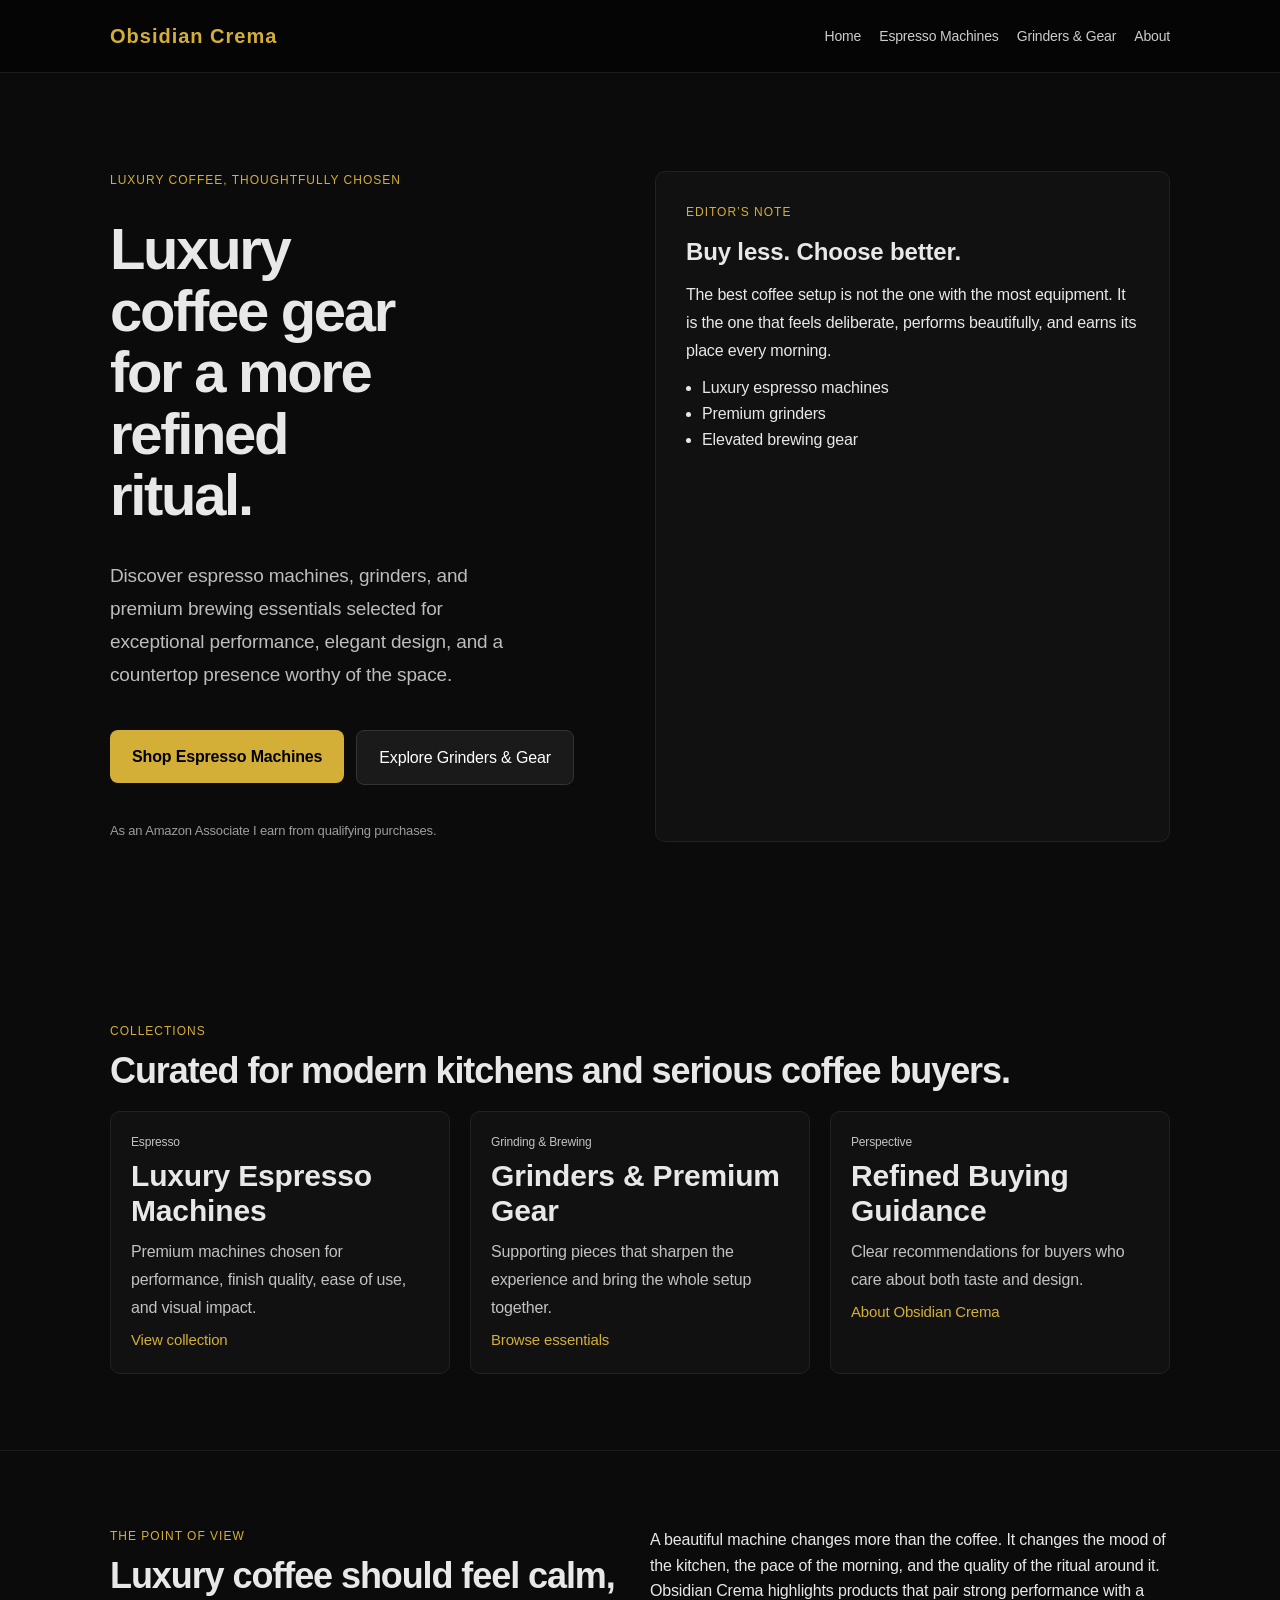
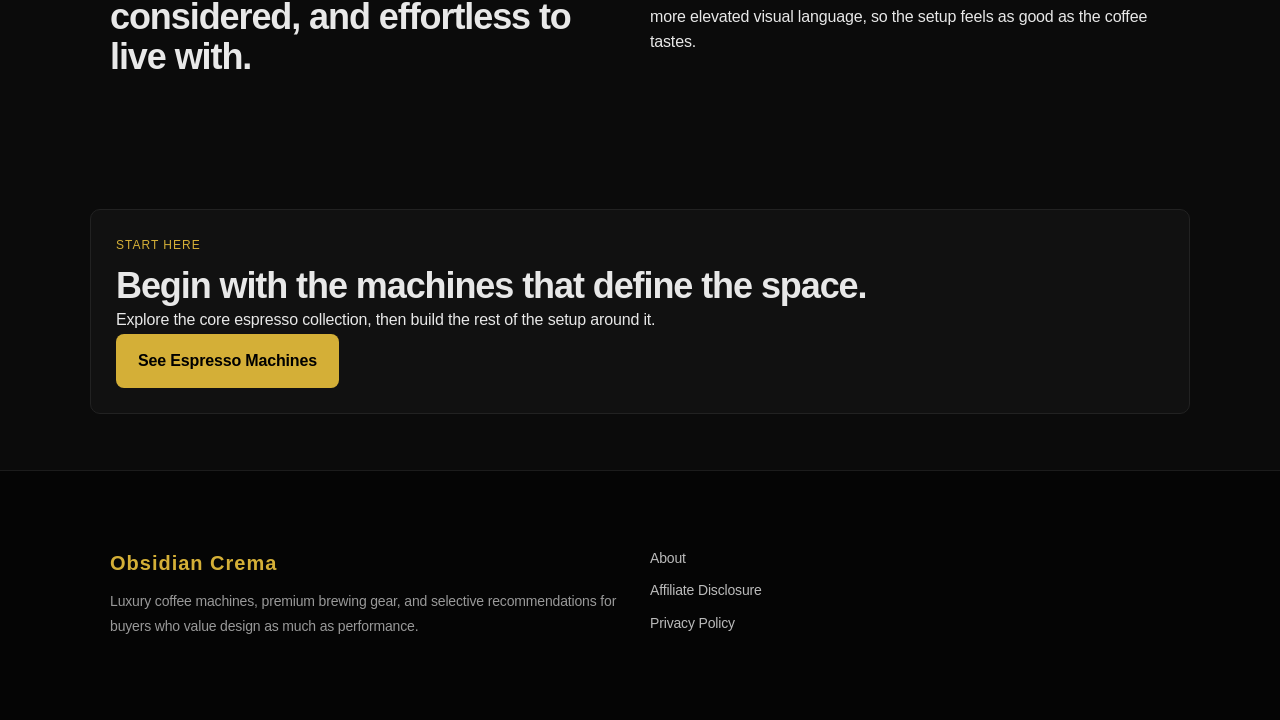
<file: index.html>
<!DOCTYPE html>
<html lang="en">
<head>
  <meta charset="UTF-8" />
  <meta name="google-site-verification" content="xgActwDhWXM6SYJuFjLmfHj7Ut8ePWrqAtU_Nj3h2hw" />
  <meta name="viewport" content="width=device-width, initial-scale=1.0" />
  <title>Obsidian Crema | Luxury Espresso Machines & Premium Coffee Gear</title>
  <meta
    name="description"
    content="Obsidian Crema curates luxury espresso machines, premium grinders, and elevated coffee gear for design-conscious buyers."
  />
  <meta name="theme-color" content="#0b0b0b" />

  <meta property="og:title" content="Obsidian Crema | Luxury Espresso Machines & Premium Coffee Gear" />
  <meta
    property="og:description"
    content="Luxury espresso machines, premium grinders, and refined coffee gear for an elevated home setup."
  />
  <meta property="og:type" content="website" />
  <meta property="og:url" content="https://obsidian-crema.pages.dev/" />

  <link rel="canonical" href="https://obsidian-crema.pages.dev/" />
  <link rel="stylesheet" href="styles.css" />
</head>
<body>
  <div class="site-shell">
    <header class="site-header">
      <div class="container">
        <a href="index.html" class="brand-mark">Obsidian Crema</a>

        <button class="nav-toggle" id="navToggle" aria-label="Open menu" aria-expanded="false">
          <span></span>
          <span></span>
          <span></span>
        </button>

        <nav class="site-nav" id="siteNav">
          <a href="index.html">Home</a>
          <a href="espresso-machines.html">Espresso Machines</a>
          <a href="grinders-and-gear.html">Grinders & Gear</a>
          <a href="about.html">About</a>
        </nav>
      </div>
    </header>

    <main>
      <section class="hero">
        <div class="container hero-grid">
          <div class="hero-copy">
            <p class="eyebrow">Luxury coffee, thoughtfully chosen</p>
            <h1>Luxury coffee gear for a more refined ritual.</h1>
            <p class="hero-text">
              Discover espresso machines, grinders, and premium brewing essentials selected for
              exceptional performance, elegant design, and a countertop presence worthy of the space.
            </p>

            <div class="hero-actions">
              <a href="espresso-machines.html" class="btn btn-gold">Shop Espresso Machines</a>
              <a href="grinders-and-gear.html" class="btn btn-dark">Explore Grinders & Gear</a>
            </div>

            <p class="mini-disclosure">
              As an Amazon Associate I earn from qualifying purchases.
            </p>
          </div>

          <div class="hero-panel">
            <div class="panel-card panel-card-large">
              <p class="panel-label">Editor’s note</p>
              <h2>Buy less. Choose better.</h2>
              <p>
                The best coffee setup is not the one with the most equipment. It is the one that
                feels deliberate, performs beautifully, and earns its place every morning.
              </p>
              <ul class="panel-points">
                <li>Luxury espresso machines</li>
                <li>Premium grinders</li>
                <li>Elevated brewing gear</li>
              </ul>
            </div>
          </div>
        </div>
      </section>

      <section class="featured-section">
        <div class="container">
          <div class="section-heading">
            <p class="eyebrow">Collections</p>
            <h2>Curated for modern kitchens and serious coffee buyers.</h2>
          </div>

          <div class="card-grid">
            <article class="feature-card">
              <p class="card-kicker">Espresso</p>
              <h3>Luxury Espresso Machines</h3>
              <p>
                Premium machines chosen for performance, finish quality, ease of use, and visual impact.
              </p>
              <a href="espresso-machines.html" class="text-link">View collection</a>
            </article>

            <article class="feature-card">
              <p class="card-kicker">Grinding & Brewing</p>
              <h3>Grinders & Premium Gear</h3>
              <p>
                Supporting pieces that sharpen the experience and bring the whole setup together.
              </p>
              <a href="grinders-and-gear.html" class="text-link">Browse essentials</a>
            </article>

            <article class="feature-card">
              <p class="card-kicker">Perspective</p>
              <h3>Refined Buying Guidance</h3>
              <p>
                Clear recommendations for buyers who care about both taste and design.
              </p>
              <a href="about.html" class="text-link">About Obsidian Crema</a>
            </article>
          </div>
        </div>
      </section>

      <section class="editorial-section">
        <div class="container editorial-grid">
          <div>
            <p class="eyebrow">The point of view</p>
            <h2>Luxury coffee should feel calm, considered, and effortless to live with.</h2>
          </div>
          <div>
            <p>
              A beautiful machine changes more than the coffee. It changes the mood of the kitchen,
              the pace of the morning, and the quality of the ritual around it.
            </p>
            <p>
              Obsidian Crema highlights products that pair strong performance with a more elevated
              visual language, so the setup feels as good as the coffee tastes.
            </p>
          </div>
        </div>
      </section>

      <section class="cta-section">
        <div class="container cta-box">
          <p class="eyebrow">Start here</p>
          <h2>Begin with the machines that define the space.</h2>
          <p>
            Explore the core espresso collection, then build the rest of the setup around it.
          </p>
          <a href="espresso-machines.html" class="btn btn-gold">See Espresso Machines</a>
        </div>
      </section>
    </main>

    <footer class="site-footer">
      <div class="container footer-grid">
        <div>
          <a href="index.html" class="brand-mark footer-brand">Obsidian Crema</a>
          <p class="footer-copy">
            Luxury coffee machines, premium brewing gear, and selective recommendations for buyers
            who value design as much as performance.
          </p>
        </div>

        <div class="footer-links">
          <a href="about.html">About</a>
          <a href="affiliate-disclosure.html">Affiliate Disclosure</a>
          <a href="privacy.html">Privacy Policy</a>
        </div>
      </div>
    </footer>
  </div>

  <script src="script.js"></script>
</body>
</html>
</file>
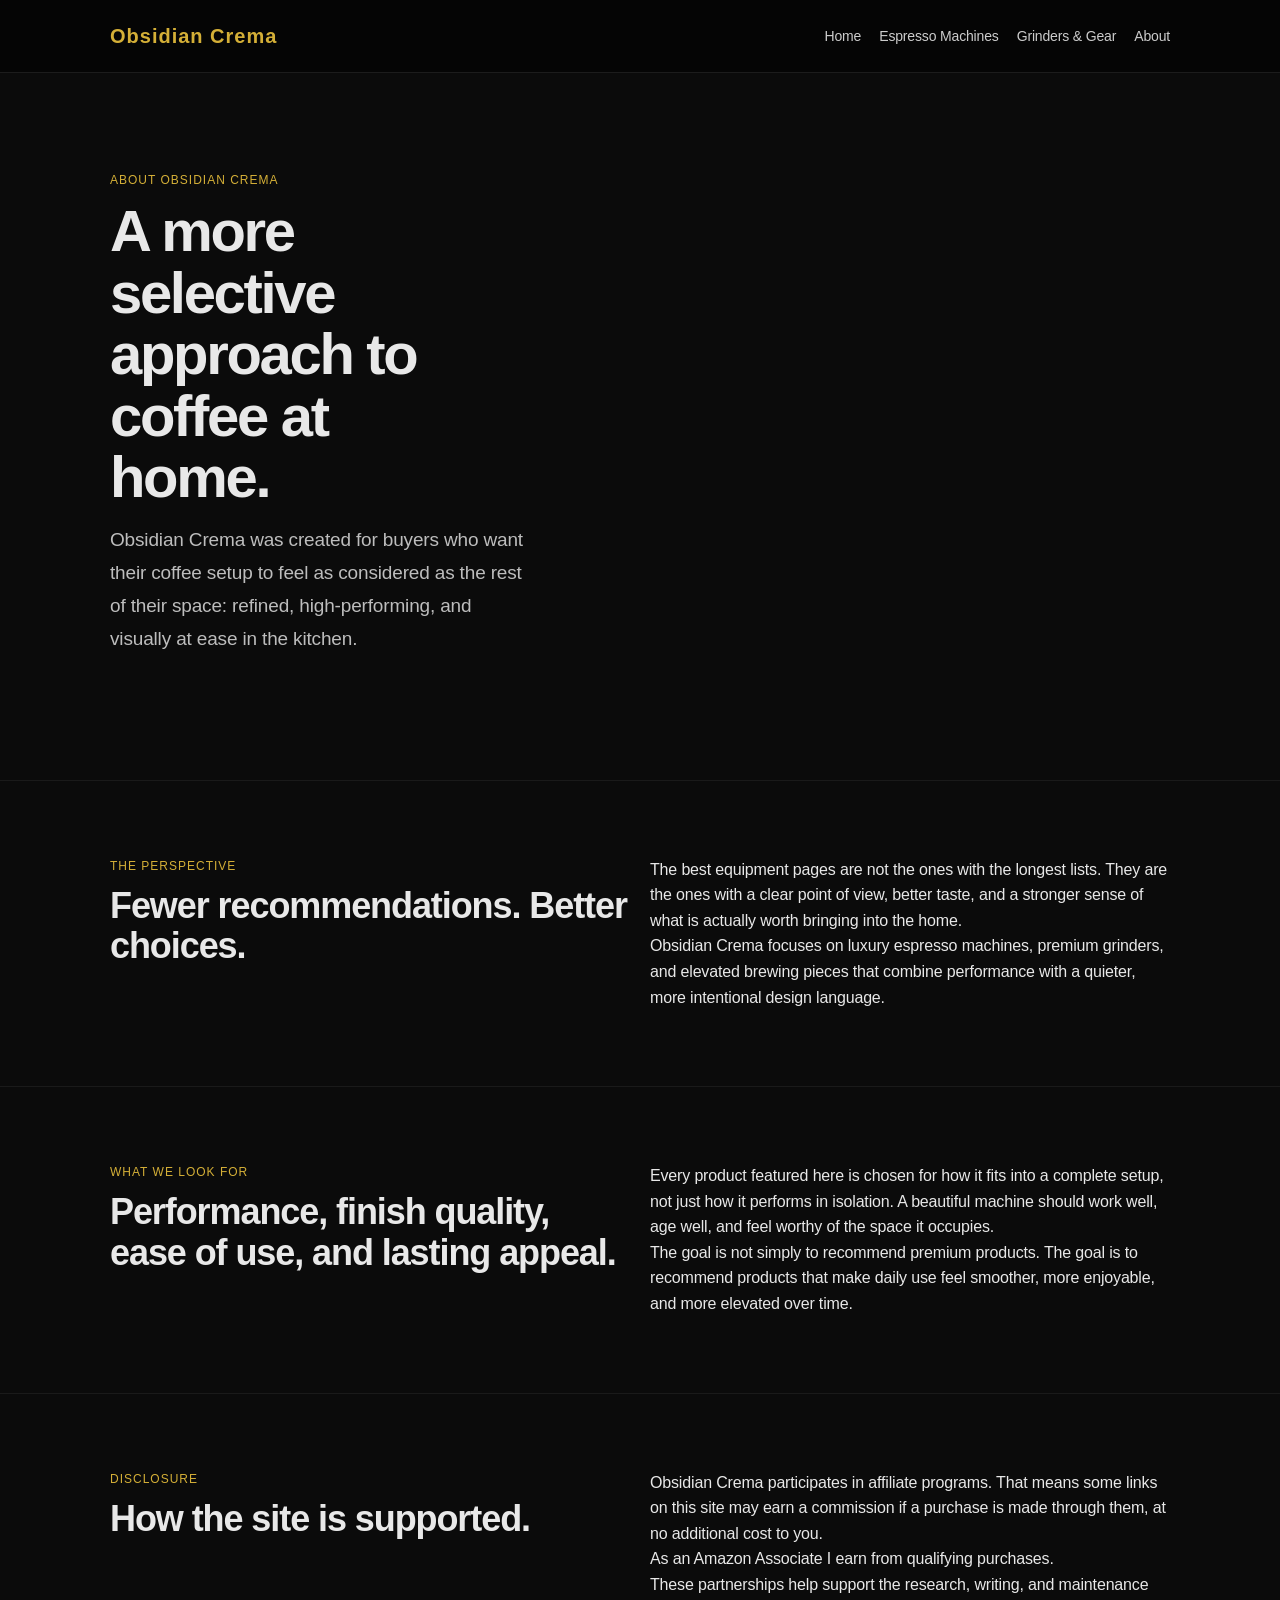
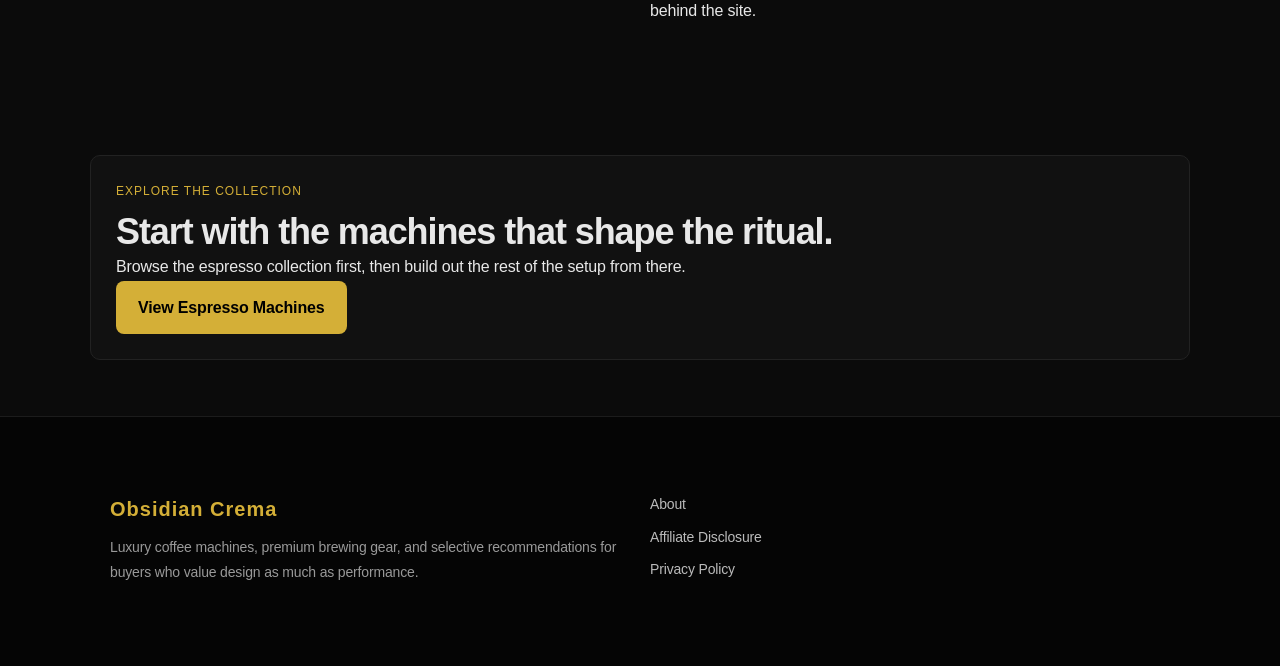
<file: about.html>
<!DOCTYPE html>
<html lang="en">
<head>
  <meta charset="UTF-8" />
  <meta name="viewport" content="width=device-width, initial-scale=1.0" />
  <title>About | Obsidian Crema</title>
  <meta
    name="description"
    content="About Obsidian Crema, a curated destination for luxury espresso machines, premium grinders, and elevated coffee gear."
  />
  <meta name="theme-color" content="#0b0b0b" />
  <link rel="canonical" href="https://obsidian-crema.pages.dev/about.html" />
  <link rel="stylesheet" href="styles.css" />
</head>
<body>
  <div class="site-shell">
    <header class="site-header">
      <div class="container">
        <a href="index.html" class="brand-mark">Obsidian Crema</a>

        <button class="nav-toggle" id="navToggle" aria-label="Open menu" aria-expanded="false">
          <span></span>
          <span></span>
          <span></span>
        </button>

        <nav class="site-nav" id="siteNav">
          <a href="index.html">Home</a>
          <a href="espresso-machines.html">Espresso Machines</a>
          <a href="grinders-and-gear.html">Grinders & Gear</a>
          <a href="about.html">About</a>
        </nav>
      </div>
    </header>

    <main>
      <section class="hero hero-compact">
        <div class="container">
          <p class="eyebrow">About Obsidian Crema</p>
          <h1>A more selective approach to coffee at home.</h1>
          <p class="hero-text max-copy">
            Obsidian Crema was created for buyers who want their coffee setup to feel as considered
            as the rest of their space: refined, high-performing, and visually at ease in the kitchen.
          </p>
        </div>
      </section>

      <section class="editorial-section">
        <div class="container editorial-grid">
          <div>
            <p class="eyebrow">The perspective</p>
            <h2>Fewer recommendations. Better choices.</h2>
          </div>
          <div>
            <p>
              The best equipment pages are not the ones with the longest lists. They are the ones
              with a clear point of view, better taste, and a stronger sense of what is actually
              worth bringing into the home.
            </p>
            <p>
              Obsidian Crema focuses on luxury espresso machines, premium grinders, and elevated
              brewing pieces that combine performance with a quieter, more intentional design language.
            </p>
          </div>
        </div>
      </section>

      <section class="editorial-section">
        <div class="container editorial-grid">
          <div>
            <p class="eyebrow">What we look for</p>
            <h2>Performance, finish quality, ease of use, and lasting appeal.</h2>
          </div>
          <div>
            <p>
              Every product featured here is chosen for how it fits into a complete setup, not just
              how it performs in isolation. A beautiful machine should work well, age well, and feel
              worthy of the space it occupies.
            </p>
            <p>
              The goal is not simply to recommend premium products. The goal is to recommend products
              that make daily use feel smoother, more enjoyable, and more elevated over time.
            </p>
          </div>
        </div>
      </section>

      <section class="editorial-section">
        <div class="container editorial-grid">
          <div>
            <p class="eyebrow">Disclosure</p>
            <h2>How the site is supported.</h2>
          </div>
          <div>
            <p>
              Obsidian Crema participates in affiliate programs. That means some links on this site
              may earn a commission if a purchase is made through them, at no additional cost to you.
            </p>
            <p>
              As an Amazon Associate I earn from qualifying purchases.
            </p>
            <p>
              These partnerships help support the research, writing, and maintenance behind the site.
            </p>
          </div>
        </div>
      </section>

      <section class="cta-section">
        <div class="container cta-box">
          <p class="eyebrow">Explore the collection</p>
          <h2>Start with the machines that shape the ritual.</h2>
          <p>
            Browse the espresso collection first, then build out the rest of the setup from there.
          </p>
          <a href="espresso-machines.html" class="btn btn-gold">View Espresso Machines</a>
        </div>
      </section>
    </main>

    <footer class="site-footer">
      <div class="container footer-grid">
        <div>
          <a href="index.html" class="brand-mark footer-brand">Obsidian Crema</a>
          <p class="footer-copy">
            Luxury coffee machines, premium brewing gear, and selective recommendations for buyers
            who value design as much as performance.
          </p>
        </div>

        <div class="footer-links">
          <a href="about.html">About</a>
          <a href="affiliate-disclosure.html">Affiliate Disclosure</a>
          <a href="privacy.html">Privacy Policy</a>
        </div>
      </div>
    </footer>
  </div>

  <script src="script.js"></script>
</body>
</html>
</file>
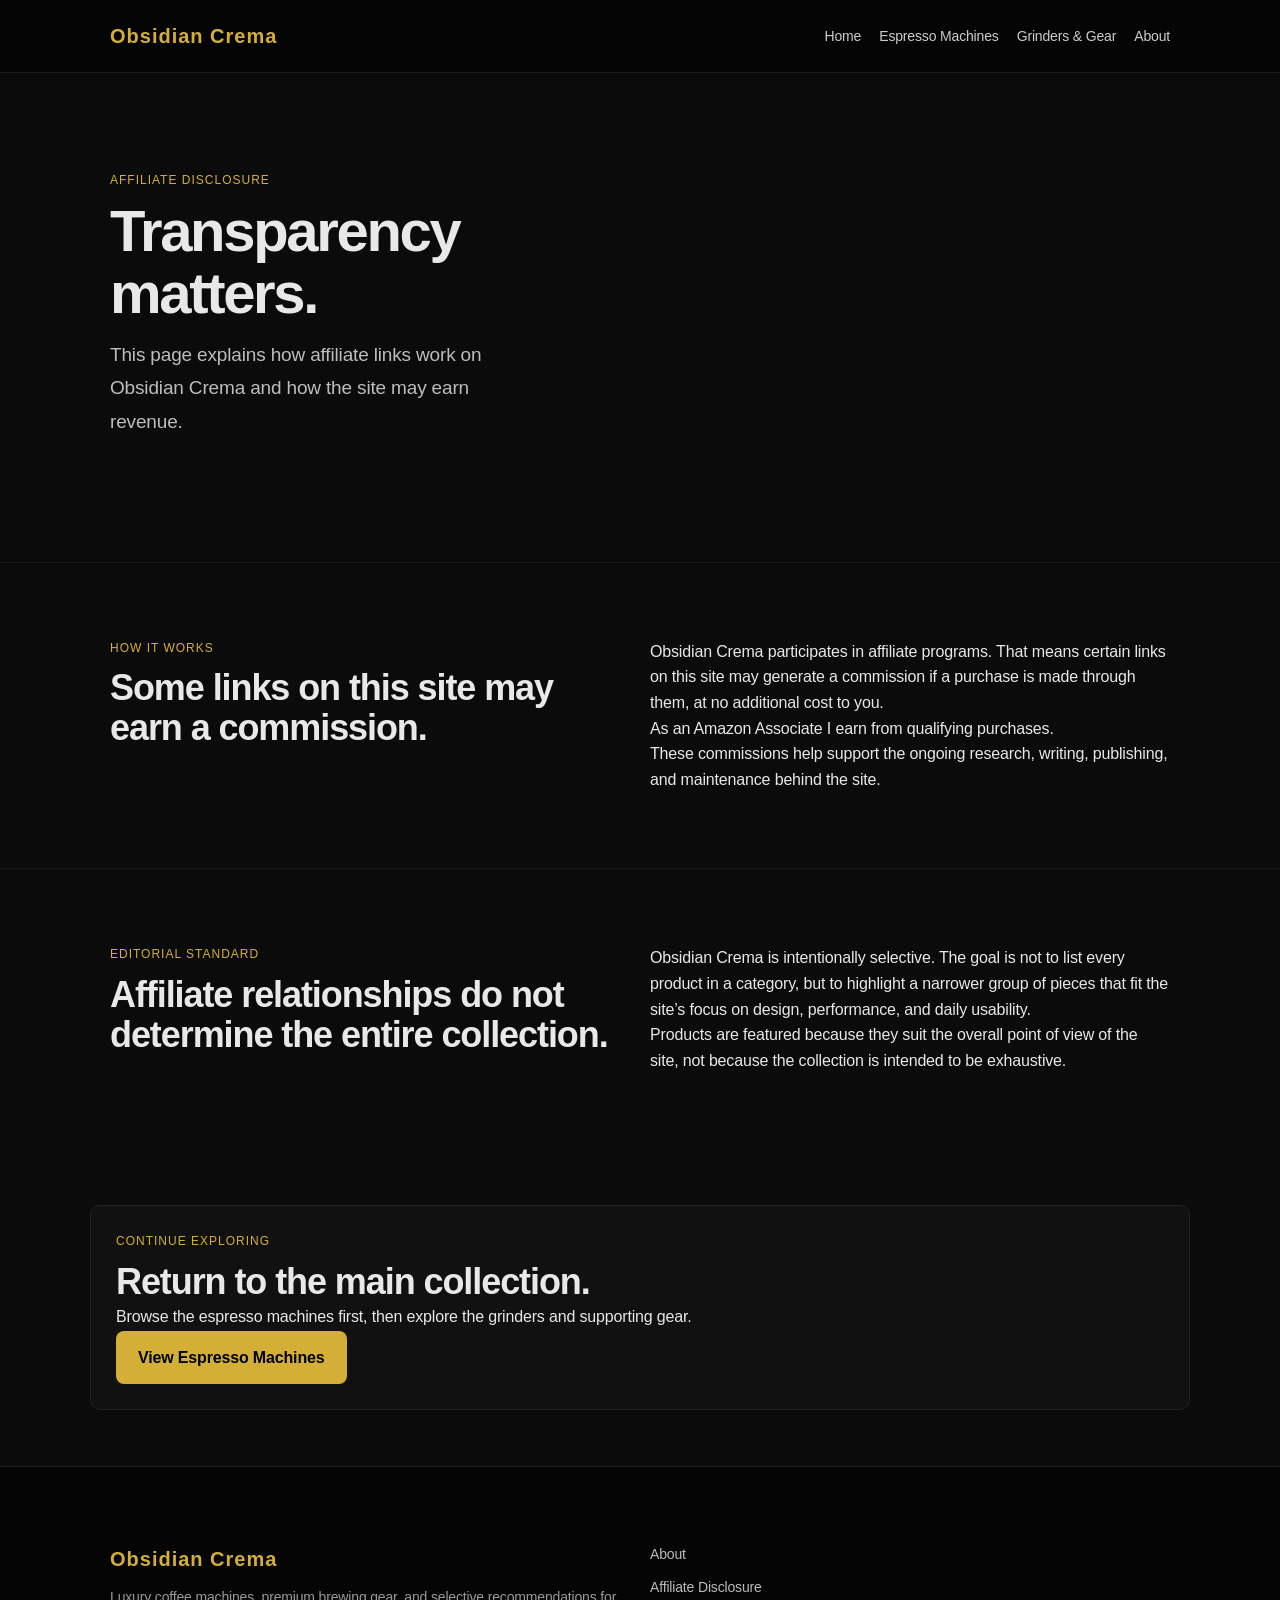
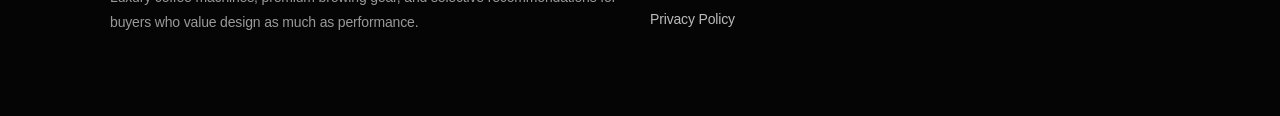
<file: affiliate-disclosure.html>
<!DOCTYPE html>
<html lang="en">
<head>
  <meta charset="UTF-8" />
  <meta name="viewport" content="width=device-width, initial-scale=1.0" />
  <title>Affiliate Disclosure | Obsidian Crema</title>
  <meta
    name="description"
    content="Affiliate disclosure for Obsidian Crema."
  />
  <meta name="theme-color" content="#0b0b0b" />
  <link rel="canonical" href="https://obsidian-crema.pages.dev/affiliate-disclosure.html" />
  <link rel="stylesheet" href="styles.css" />
</head>
<body>
  <div class="site-shell">
    <header class="site-header">
      <div class="container">
        <a href="index.html" class="brand-mark">Obsidian Crema</a>

        <button class="nav-toggle" id="navToggle" aria-label="Open menu" aria-expanded="false">
          <span></span>
          <span></span>
          <span></span>
        </button>

        <nav class="site-nav" id="siteNav">
          <a href="index.html">Home</a>
          <a href="espresso-machines.html">Espresso Machines</a>
          <a href="grinders-and-gear.html">Grinders & Gear</a>
          <a href="about.html">About</a>
        </nav>
      </div>
    </header>

    <main>
      <section class="hero hero-compact">
        <div class="container">
          <p class="eyebrow">Affiliate disclosure</p>
          <h1>Transparency matters.</h1>
          <p class="hero-text max-copy">
            This page explains how affiliate links work on Obsidian Crema and how the site may earn revenue.
          </p>
        </div>
      </section>

      <section class="editorial-section">
        <div class="container editorial-grid">
          <div>
            <p class="eyebrow">How it works</p>
            <h2>Some links on this site may earn a commission.</h2>
          </div>
          <div>
            <p>
              Obsidian Crema participates in affiliate programs. That means certain links on this
              site may generate a commission if a purchase is made through them, at no additional
              cost to you.
            </p>
            <p>
              As an Amazon Associate I earn from qualifying purchases.
            </p>
            <p>
              These commissions help support the ongoing research, writing, publishing, and
              maintenance behind the site.
            </p>
          </div>
        </div>
      </section>

      <section class="editorial-section">
        <div class="container editorial-grid">
          <div>
            <p class="eyebrow">Editorial standard</p>
            <h2>Affiliate relationships do not determine the entire collection.</h2>
          </div>
          <div>
            <p>
              Obsidian Crema is intentionally selective. The goal is not to list every product in
              a category, but to highlight a narrower group of pieces that fit the site’s focus on
              design, performance, and daily usability.
            </p>
            <p>
              Products are featured because they suit the overall point of view of the site, not
              because the collection is intended to be exhaustive.
            </p>
          </div>
        </div>
      </section>

      <section class="cta-section">
        <div class="container cta-box">
          <p class="eyebrow">Continue exploring</p>
          <h2>Return to the main collection.</h2>
          <p>
            Browse the espresso machines first, then explore the grinders and supporting gear.
          </p>
          <a href="espresso-machines.html" class="btn btn-gold">View Espresso Machines</a>
        </div>
      </section>
    </main>

    <footer class="site-footer">
      <div class="container footer-grid">
        <div>
          <a href="index.html" class="brand-mark footer-brand">Obsidian Crema</a>
          <p class="footer-copy">
            Luxury coffee machines, premium brewing gear, and selective recommendations for buyers
            who value design as much as performance.
          </p>
        </div>

        <div class="footer-links">
          <a href="about.html">About</a>
          <a href="affiliate-disclosure.html">Affiliate Disclosure</a>
          <a href="privacy.html">Privacy Policy</a>
        </div>
      </div>
    </footer>
  </div>

  <script src="script.js"></script>
</body>
</html>
</file>
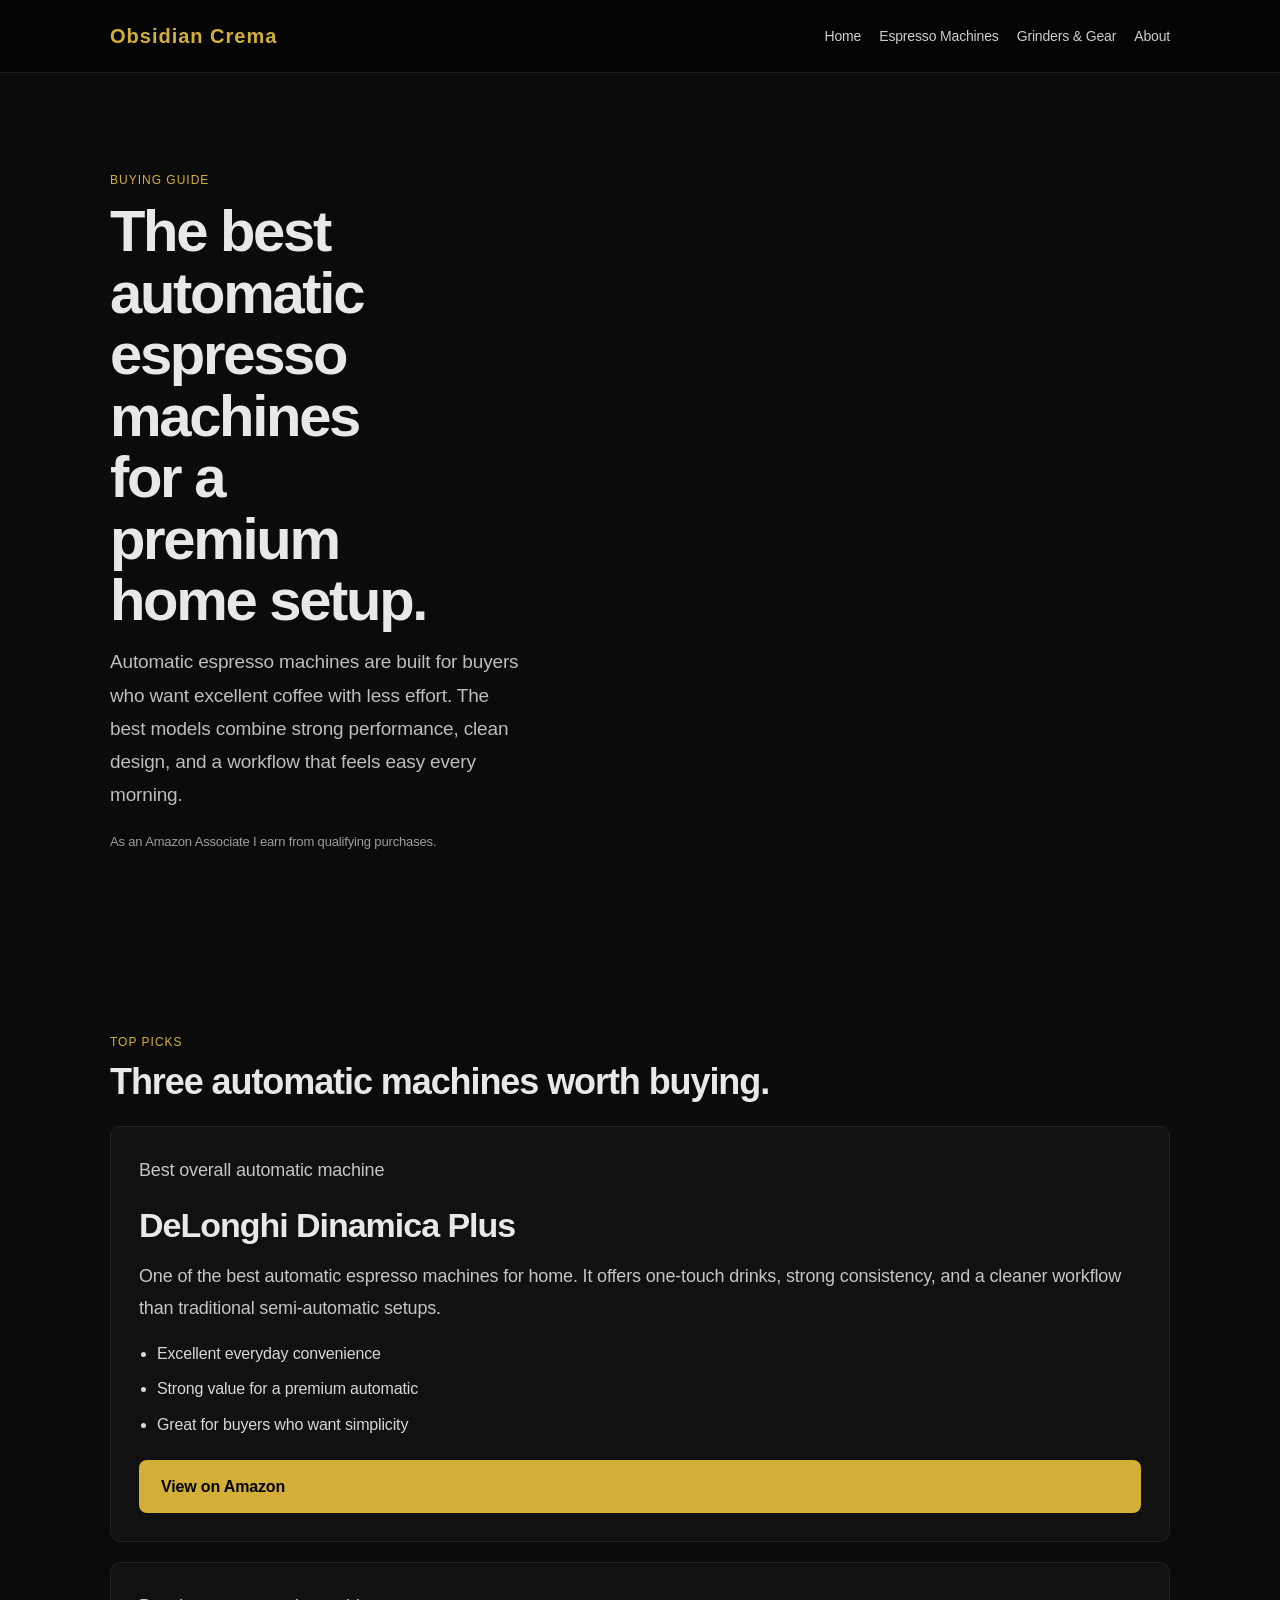
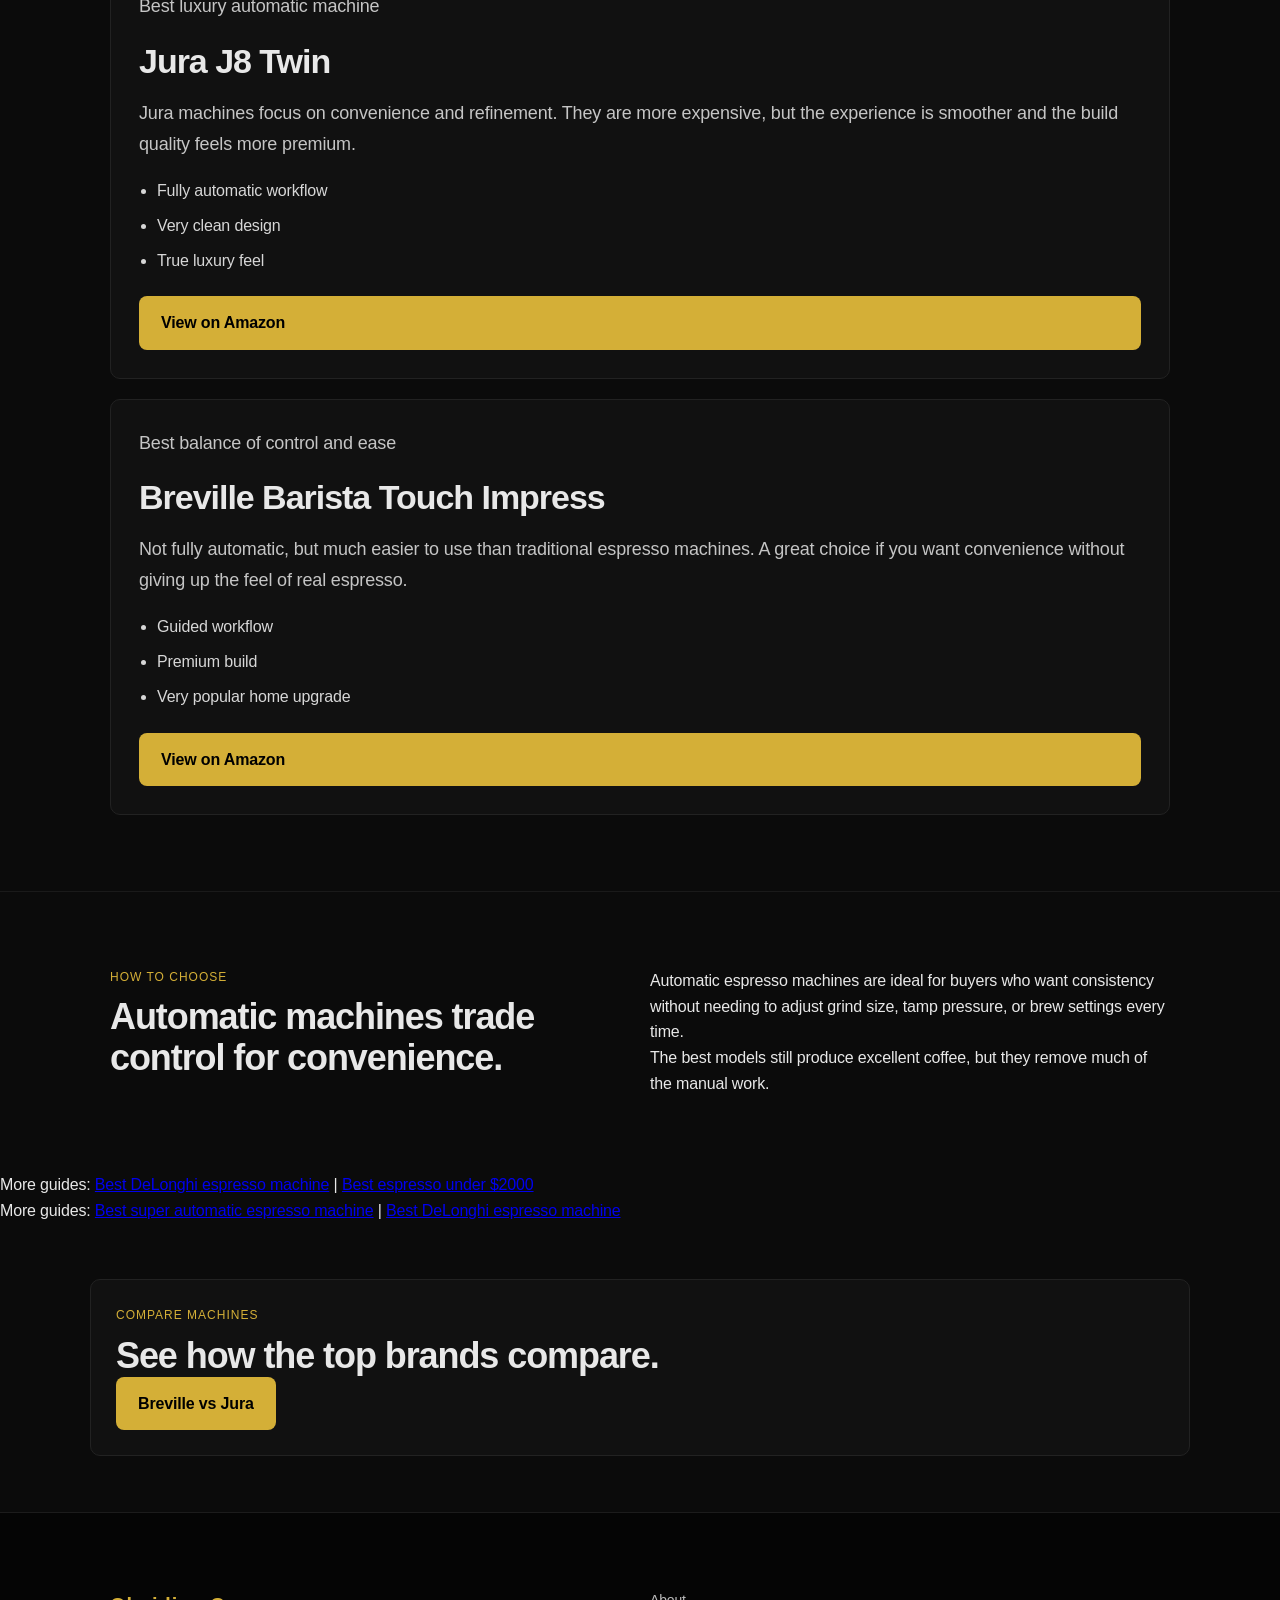
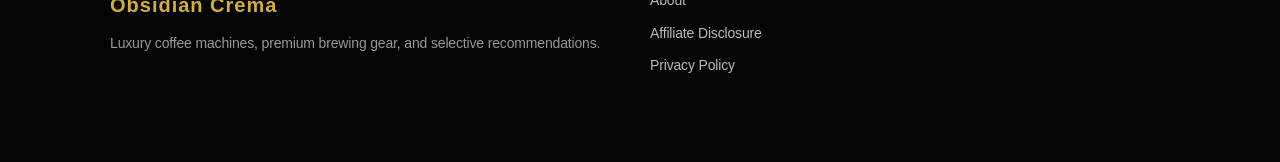
<file: best-automatic-espresso-machine.html>
<!DOCTYPE html>
<html lang="en">
<head>
  <meta charset="UTF-8" />
  <meta name="viewport" content="width=device-width, initial-scale=1.0" />

  <title>Best Automatic Espresso Machine | Premium Home Coffee Picks</title>

  <meta
    name="description"
    content="The best automatic espresso machines for home, including premium DeLonghi, Jura, and Breville models for convenience, design, and everyday use."
  />

  <meta name="theme-color" content="#0b0b0b" />

  <link rel="canonical" href="https://obsidian-crema.pages.dev/best-automatic-espresso-machine.html" />

  <link rel="stylesheet" href="styles.css" />
</head>

<body>

<div class="site-shell">

<header class="site-header">
  <div class="container">

    <a href="index.html" class="brand-mark">
      Obsidian Crema
    </a>

    <button
      class="nav-toggle"
      id="navToggle"
      aria-label="Open menu"
      aria-expanded="false"
    >
      <span></span>
      <span></span>
      <span></span>
    </button>

    <nav class="site-nav" id="siteNav">
      <a href="index.html">Home</a>
      <a href="espresso-machines.html">Espresso Machines</a>
      <a href="grinders-and-gear.html">Grinders & Gear</a>
      <a href="about.html">About</a>
    </nav>

  </div>
</header>



<main>

<section class="hero hero-compact">
  <div class="container">

    <p class="eyebrow">
      Buying guide
    </p>

    <h1>
      The best automatic espresso machines for a premium home setup.
    </h1>

    <p class="hero-text max-copy">
      Automatic espresso machines are built for buyers who want excellent coffee with less effort.
      The best models combine strong performance, clean design, and a workflow that feels easy
      every morning.
    </p>

    <p class="mini-disclosure">
      As an Amazon Associate I earn from qualifying purchases.
    </p>

  </div>
</section>



<section class="featured-section">
  <div class="container">

    <div class="section-heading">
      <p class="eyebrow">Top picks</p>
      <h2>Three automatic machines worth buying.</h2>
    </div>

    <div class="product-stack">


      <!-- DELONGHI -->

      <article class="product-card">

        <div class="product-content">

          <p class="card-kicker">
            Best overall automatic machine
          </p>

          <h3>
            DeLonghi Dinamica Plus
          </h3>

          <p>
            One of the best automatic espresso machines for home. It offers one-touch drinks,
            strong consistency, and a cleaner workflow than traditional semi-automatic setups.
          </p>

          <ul class="product-points">
            <li>Excellent everyday convenience</li>
            <li>Strong value for a premium automatic</li>
            <li>Great for buyers who want simplicity</li>
          </ul>

          <a
            class="btn btn-gold"
            href="https://amzn.to/4bODrbB"
            target="_blank"
            rel="nofollow sponsored"
          >
            View on Amazon
          </a>

        </div>

      </article>



      <!-- JURA -->

      <article class="product-card">

        <div class="product-content">

          <p class="card-kicker">
            Best luxury automatic machine
          </p>

          <h3>
            Jura J8 Twin
          </h3>

          <p>
            Jura machines focus on convenience and refinement. They are more expensive,
            but the experience is smoother and the build quality feels more premium.
          </p>

          <ul class="product-points">
            <li>Fully automatic workflow</li>
            <li>Very clean design</li>
            <li>True luxury feel</li>
          </ul>

          <a
            class="btn btn-gold"
            href="https://amzn.to/4sXMVIm"
            target="_blank"
            rel="nofollow sponsored"
          >
            View on Amazon
          </a>

        </div>

      </article>



      <!-- BREVILLE -->

      <article class="product-card">

        <div class="product-content">

          <p class="card-kicker">
            Best balance of control and ease
          </p>

          <h3>
            Breville Barista Touch Impress
          </h3>

          <p>
            Not fully automatic, but much easier to use than traditional espresso machines.
            A great choice if you want convenience without giving up the feel of real espresso.
          </p>

          <ul class="product-points">
            <li>Guided workflow</li>
            <li>Premium build</li>
            <li>Very popular home upgrade</li>
          </ul>

          <a
            class="btn btn-gold"
            href="https://amzn.to/40RAcLl"
            target="_blank"
            rel="nofollow sponsored"
          >
            View on Amazon
          </a>

        </div>

      </article>


    </div>

  </div>
</section>



<section class="editorial-section">
  <div class="container editorial-grid">

    <div>
      <p class="eyebrow">
        How to choose
      </p>

      <h2>
        Automatic machines trade control for convenience.
      </h2>
    </div>

    <div>

      <p>
        Automatic espresso machines are ideal for buyers who want consistency without needing
        to adjust grind size, tamp pressure, or brew settings every time.
      </p>

      <p>
        The best models still produce excellent coffee, but they remove much of the manual work.
      </p>

    </div>

  </div>
</section>

<p class="mini-links">
More guides:
<a href="best-delonghi-espresso-machine.html">Best DeLonghi espresso machine</a> |
<a href="best-espresso-machine-under-2000.html">Best espresso under $2000</a>
</p>

<p class="mini-links">
More guides:
<a href="best-super-automatic-espresso-machine.html">Best super automatic espresso machine</a> |
<a href="best-delonghi-espresso-machine.html">Best DeLonghi espresso machine</a>
</p>



<section class="cta-section">
  <div class="container cta-box">

    <p class="eyebrow">
      Compare machines
    </p>

    <h2>
      See how the top brands compare.
    </h2>

    <a href="breville-vs-jura.html" class="btn btn-gold">
      Breville vs Jura
    </a>

  </div>
</section>



</main>



<footer class="site-footer">

  <div class="container footer-grid">

    <div>

      <a href="index.html" class="brand-mark footer-brand">
        Obsidian Crema
      </a>

      <p class="footer-copy">
        Luxury coffee machines, premium brewing gear, and selective recommendations.
      </p>

    </div>

    <div class="footer-links">

      <a href="about.html">About</a>
      <a href="affiliate-disclosure.html">Affiliate Disclosure</a>
      <a href="privacy.html">Privacy Policy</a>

    </div>

  </div>

</footer>

</div>

<script src="script.js"></script>

</body>
</html>
</file>
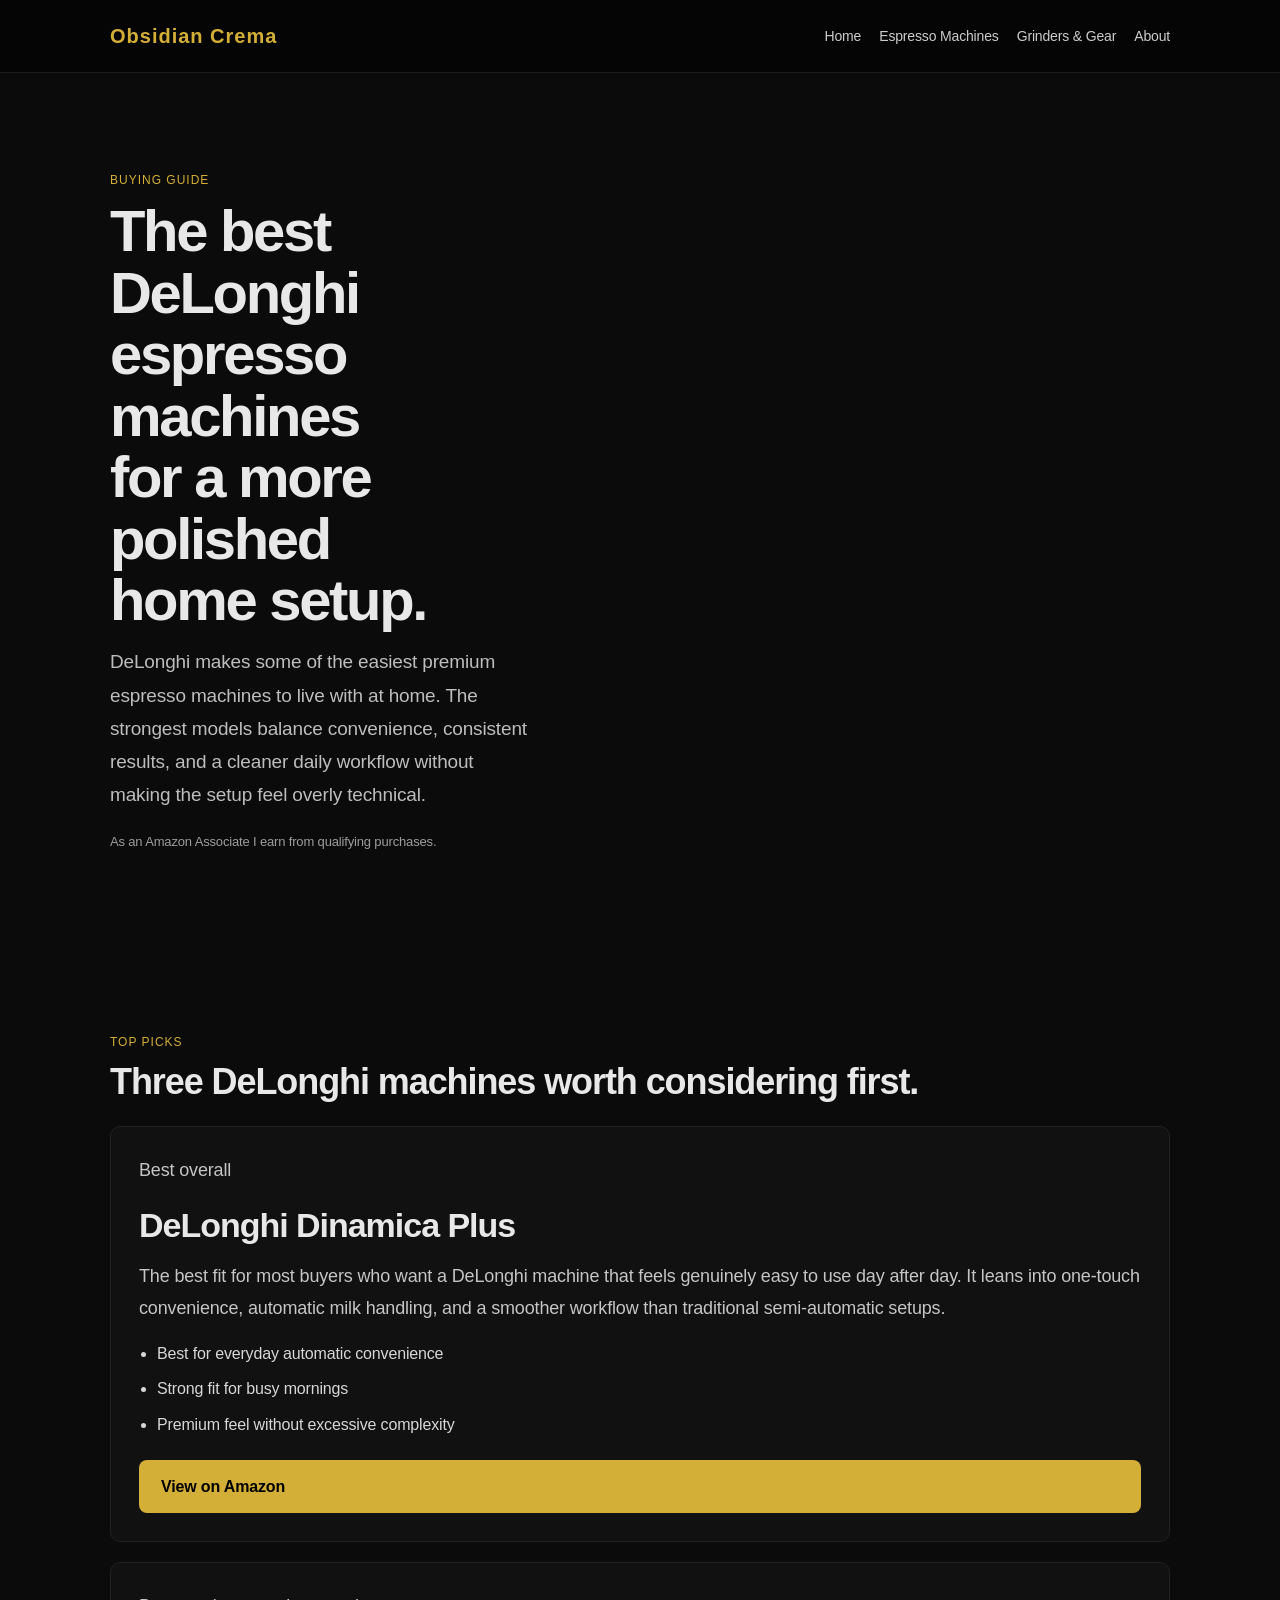
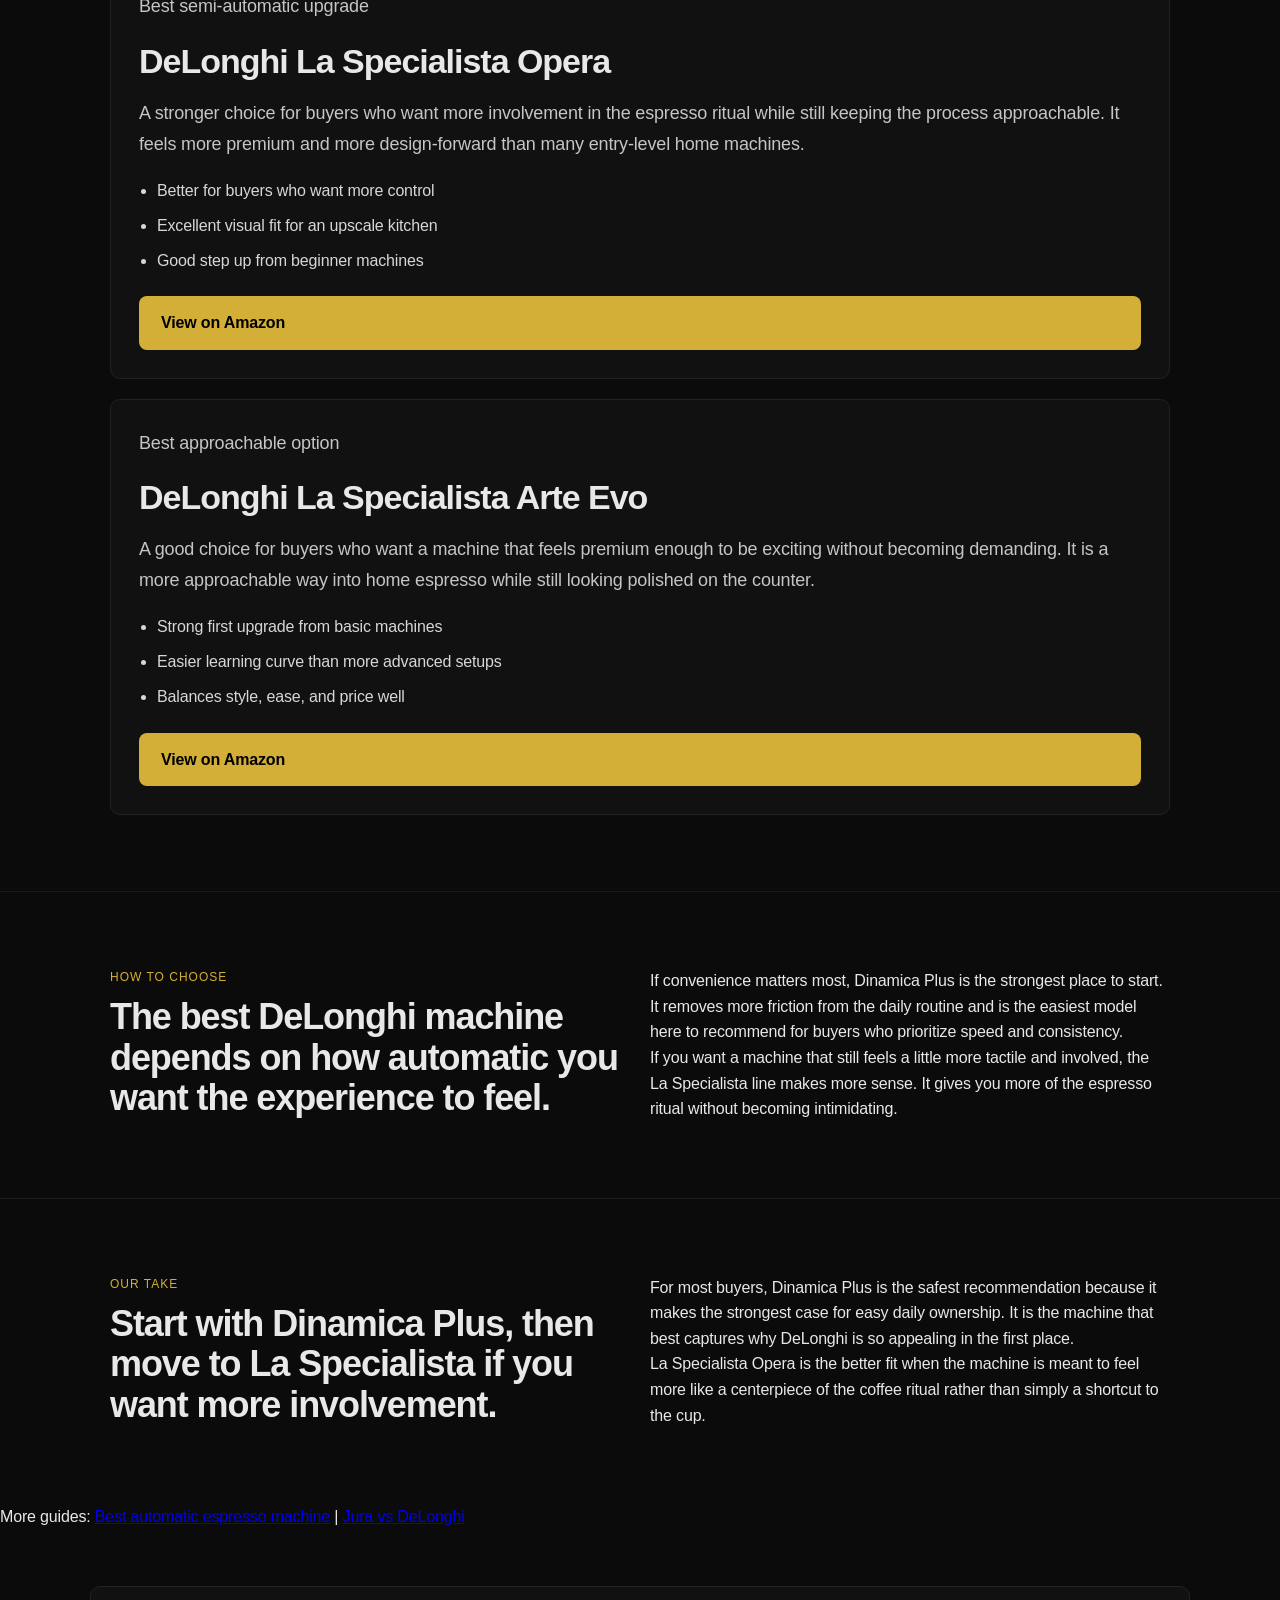
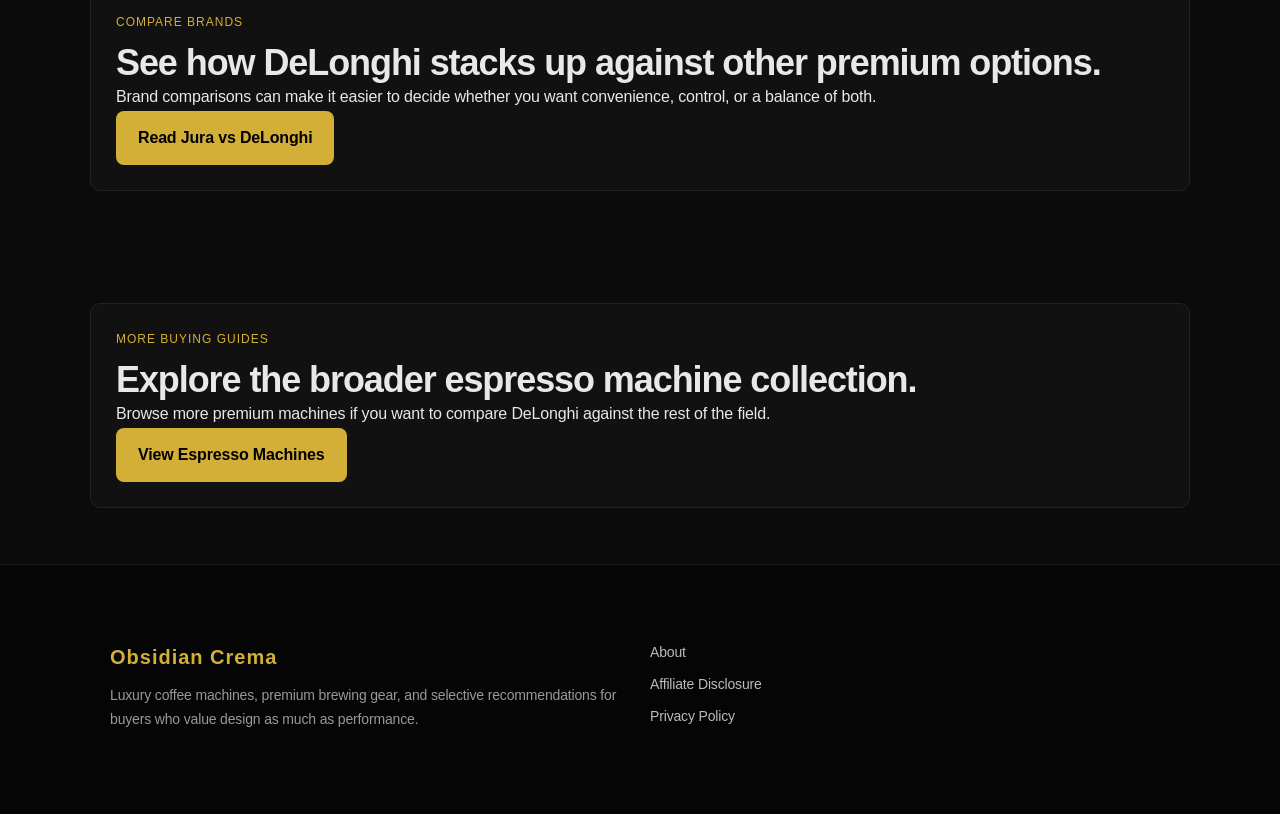
<file: best-delonghi-espresso-machine.html>
<!DOCTYPE html>
<html lang="en">
<head>
  <meta charset="UTF-8" />
  <meta name="viewport" content="width=device-width, initial-scale=1.0" />

  <title>Best DeLonghi Espresso Machine | Obsidian Crema</title>

  <meta
    name="description"
    content="The best DeLonghi espresso machines for home, including top picks for automatic convenience, premium design, and approachable daily use."
  />

  <meta name="theme-color" content="#0b0b0b" />

  <link rel="canonical" href="https://obsidian-crema.pages.dev/best-delonghi-espresso-machine.html" />

  <link rel="stylesheet" href="styles.css" />
</head>
<body>
  <div class="site-shell">
    <header class="site-header">
      <div class="container">
        <a href="index.html" class="brand-mark">Obsidian Crema</a>

        <button
          class="nav-toggle"
          id="navToggle"
          aria-label="Open menu"
          aria-expanded="false"
        >
          <span></span>
          <span></span>
          <span></span>
        </button>

        <nav class="site-nav" id="siteNav">
          <a href="index.html">Home</a>
          <a href="espresso-machines.html">Espresso Machines</a>
          <a href="grinders-and-gear.html">Grinders & Gear</a>
          <a href="about.html">About</a>
        </nav>
      </div>
    </header>

    <main>
      <section class="hero hero-compact">
        <div class="container">
          <p class="eyebrow">Buying guide</p>
          <h1>The best DeLonghi espresso machines for a more polished home setup.</h1>
          <p class="hero-text max-copy">
            DeLonghi makes some of the easiest premium espresso machines to live with at home.
            The strongest models balance convenience, consistent results, and a cleaner daily workflow
            without making the setup feel overly technical.
          </p>
          <p class="mini-disclosure">
            As an Amazon Associate I earn from qualifying purchases.
          </p>
        </div>
      </section>

      <section class="featured-section">
        <div class="container">
          <div class="section-heading">
            <p class="eyebrow">Top picks</p>
            <h2>Three DeLonghi machines worth considering first.</h2>
          </div>

          <div class="product-stack">
            <article class="product-card">
              <div class="product-content">
                <p class="card-kicker">Best overall</p>
                <h3>DeLonghi Dinamica Plus</h3>
                <p>
                  The best fit for most buyers who want a DeLonghi machine that feels genuinely easy
                  to use day after day. It leans into one-touch convenience, automatic milk handling,
                  and a smoother workflow than traditional semi-automatic setups.
                </p>
                <ul class="product-points">
                  <li>Best for everyday automatic convenience</li>
                  <li>Strong fit for busy mornings</li>
                  <li>Premium feel without excessive complexity</li>
                </ul>
                <a
                  class="btn btn-gold"
                  href="https://amzn.to/4btIkb5"
                  target="_blank"
                  rel="nofollow sponsored"
                >
                  View on Amazon
                </a>
              </div>
            </article>

            <article class="product-card">
              <div class="product-content">
                <p class="card-kicker">Best semi-automatic upgrade</p>
                <h3>DeLonghi La Specialista Opera</h3>
                <p>
                  A stronger choice for buyers who want more involvement in the espresso ritual while
                  still keeping the process approachable. It feels more premium and more design-forward
                  than many entry-level home machines.
                </p>
                <ul class="product-points">
                  <li>Better for buyers who want more control</li>
                  <li>Excellent visual fit for an upscale kitchen</li>
                  <li>Good step up from beginner machines</li>
                </ul>
                <a
                  class="btn btn-gold"
                  href="https://www.amazon.com/dp/B0D1TY3H2J/ref=cm_sw_r_as_gl_api_gl_i_dl_36W1TYSKR2MZ4W6FW9JQ?linkCode=ml1&tag=biblesauto30-20&linkId=ea873b9b43d1d4a51aec3d5393947004"
                  target="_blank"
                  rel="nofollow sponsored"
                >
                  View on Amazon
                </a>
              </div>
            </article>

            <article class="product-card">
              <div class="product-content">
                <p class="card-kicker">Best approachable option</p>
                <h3>DeLonghi La Specialista Arte Evo</h3>
                <p>
                  A good choice for buyers who want a machine that feels premium enough to be exciting
                  without becoming demanding. It is a more approachable way into home espresso while
                  still looking polished on the counter.
                </p>
                <ul class="product-points">
                  <li>Strong first upgrade from basic machines</li>
                  <li>Easier learning curve than more advanced setups</li>
                  <li>Balances style, ease, and price well</li>
                </ul>
                <a
                  class="btn btn-gold"
                  href="https://amzn.to/3NkIPuY"
                  target="_blank"
                  rel="nofollow sponsored"
                >
                  View on Amazon
                </a>
              </div>
            </article>
          </div>
        </div>
      </section>

      <section class="editorial-section">
        <div class="container editorial-grid">
          <div>
            <p class="eyebrow">How to choose</p>
            <h2>The best DeLonghi machine depends on how automatic you want the experience to feel.</h2>
          </div>
          <div>
            <p>
              If convenience matters most, Dinamica Plus is the strongest place to start. It removes
              more friction from the daily routine and is the easiest model here to recommend for
              buyers who prioritize speed and consistency.
            </p>
            <p>
              If you want a machine that still feels a little more tactile and involved, the La
              Specialista line makes more sense. It gives you more of the espresso ritual without
              becoming intimidating.
            </p>
          </div>
        </div>
      </section>

      <section class="editorial-section">
        <div class="container editorial-grid">
          <div>
            <p class="eyebrow">Our take</p>
            <h2>Start with Dinamica Plus, then move to La Specialista if you want more involvement.</h2>
          </div>
          <div>
            <p>
              For most buyers, Dinamica Plus is the safest recommendation because it makes the
              strongest case for easy daily ownership. It is the machine that best captures why
              DeLonghi is so appealing in the first place.
            </p>
            <p>
              La Specialista Opera is the better fit when the machine is meant to feel more like a
              centerpiece of the coffee ritual rather than simply a shortcut to the cup.
            </p>
          </div>
        </div>
      </section>
      
      <p class="mini-links">
More guides:
<a href="best-automatic-espresso-machine.html">Best automatic espresso machine</a> |
<a href="jura-vs-delonghi.html">Jura vs DeLonghi</a>
</p>

      <section class="cta-section">
        <div class="container cta-box">
          <p class="eyebrow">Compare brands</p>
          <h2>See how DeLonghi stacks up against other premium options.</h2>
          <p>
            Brand comparisons can make it easier to decide whether you want convenience, control, or a balance of both.
          </p>
          <a href="jura-vs-delonghi.html" class="btn btn-gold">
            Read Jura vs DeLonghi
          </a>
        </div>
      </section>

      <section class="cta-section">
        <div class="container cta-box">
          <p class="eyebrow">More buying guides</p>
          <h2>Explore the broader espresso machine collection.</h2>
          <p>
            Browse more premium machines if you want to compare DeLonghi against the rest of the field.
          </p>
          <a href="espresso-machines.html" class="btn btn-gold">
            View Espresso Machines
          </a>
        </div>
      </section>
    </main>

    <footer class="site-footer">
      <div class="container footer-grid">
        <div>
          <a href="index.html" class="brand-mark footer-brand">Obsidian Crema</a>
          <p class="footer-copy">
            Luxury coffee machines, premium brewing gear, and selective recommendations for buyers
            who value design as much as performance.
          </p>
        </div>

        <div class="footer-links">
          <a href="about.html">About</a>
          <a href="affiliate-disclosure.html">Affiliate Disclosure</a>
          <a href="privacy.html">Privacy Policy</a>
        </div>
      </div>
    </footer>
  </div>

  <script src="script.js"></script>
</body>
</html>
</file>
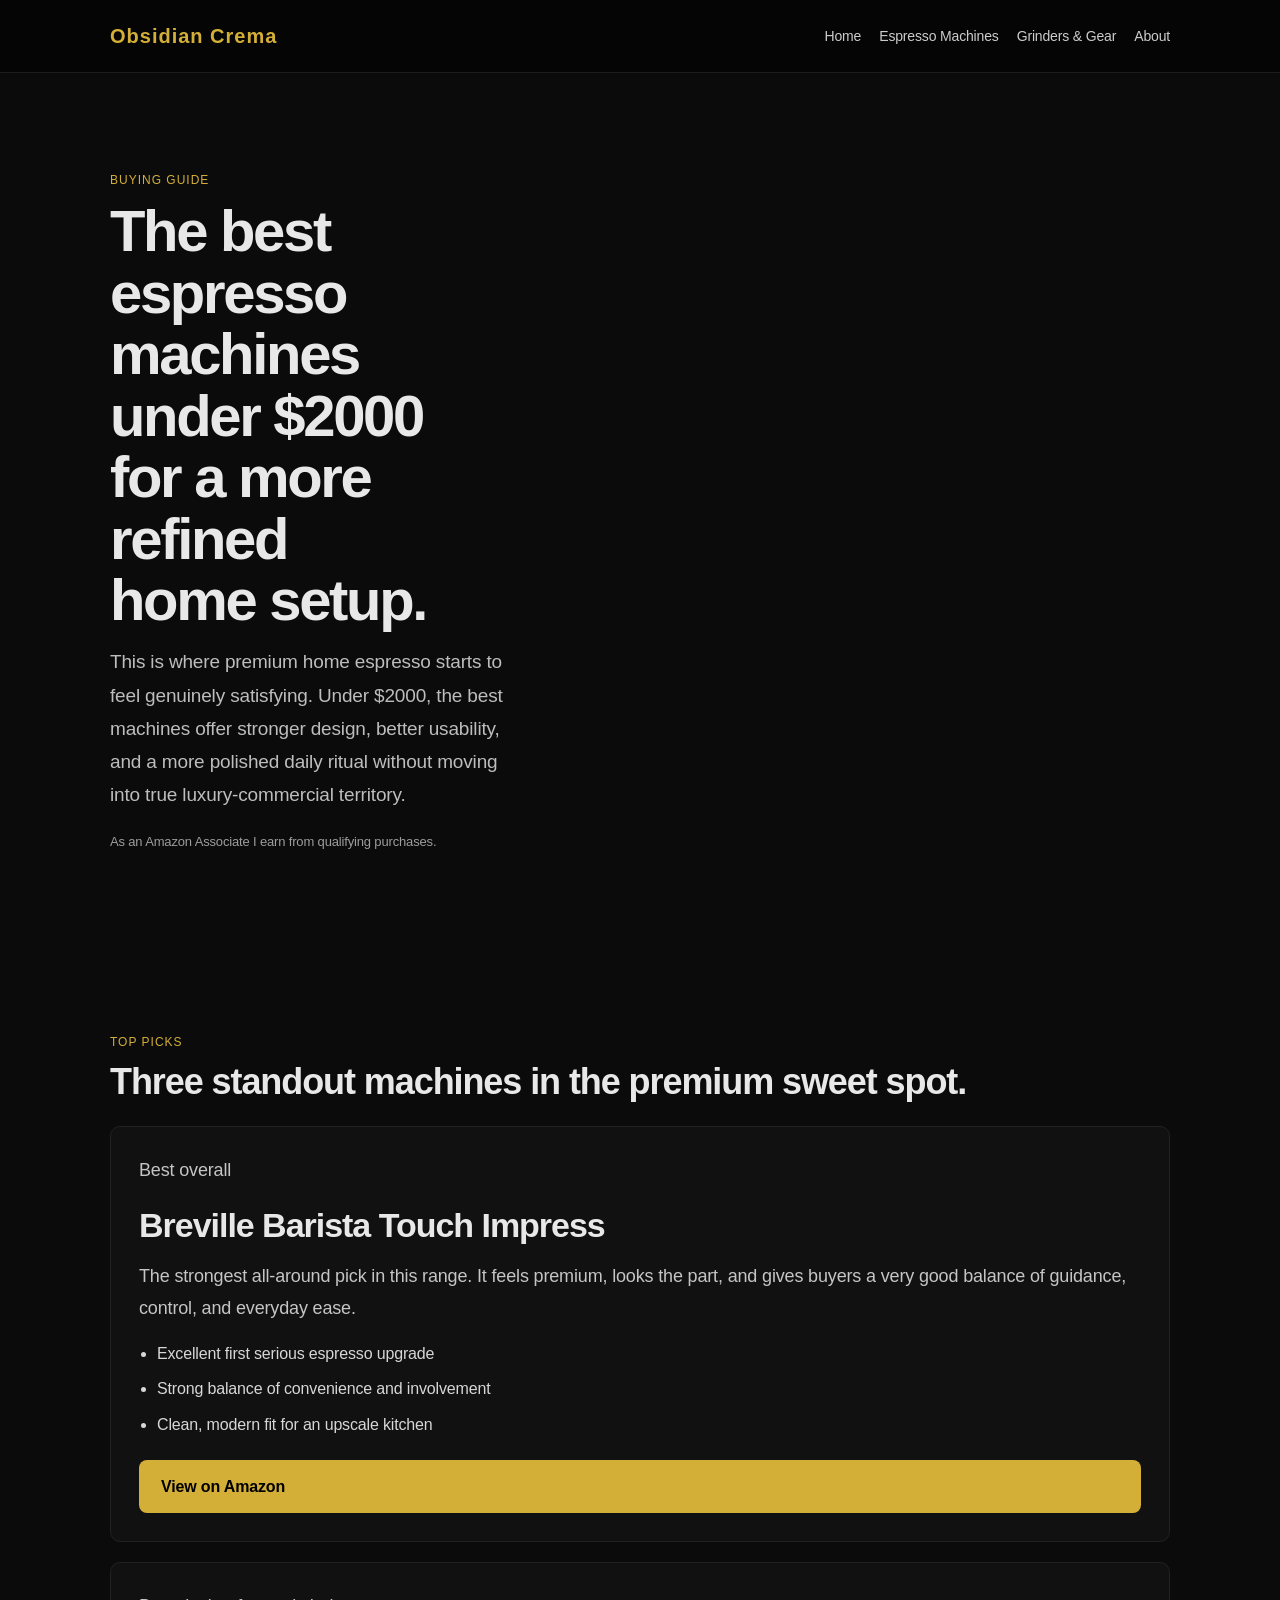
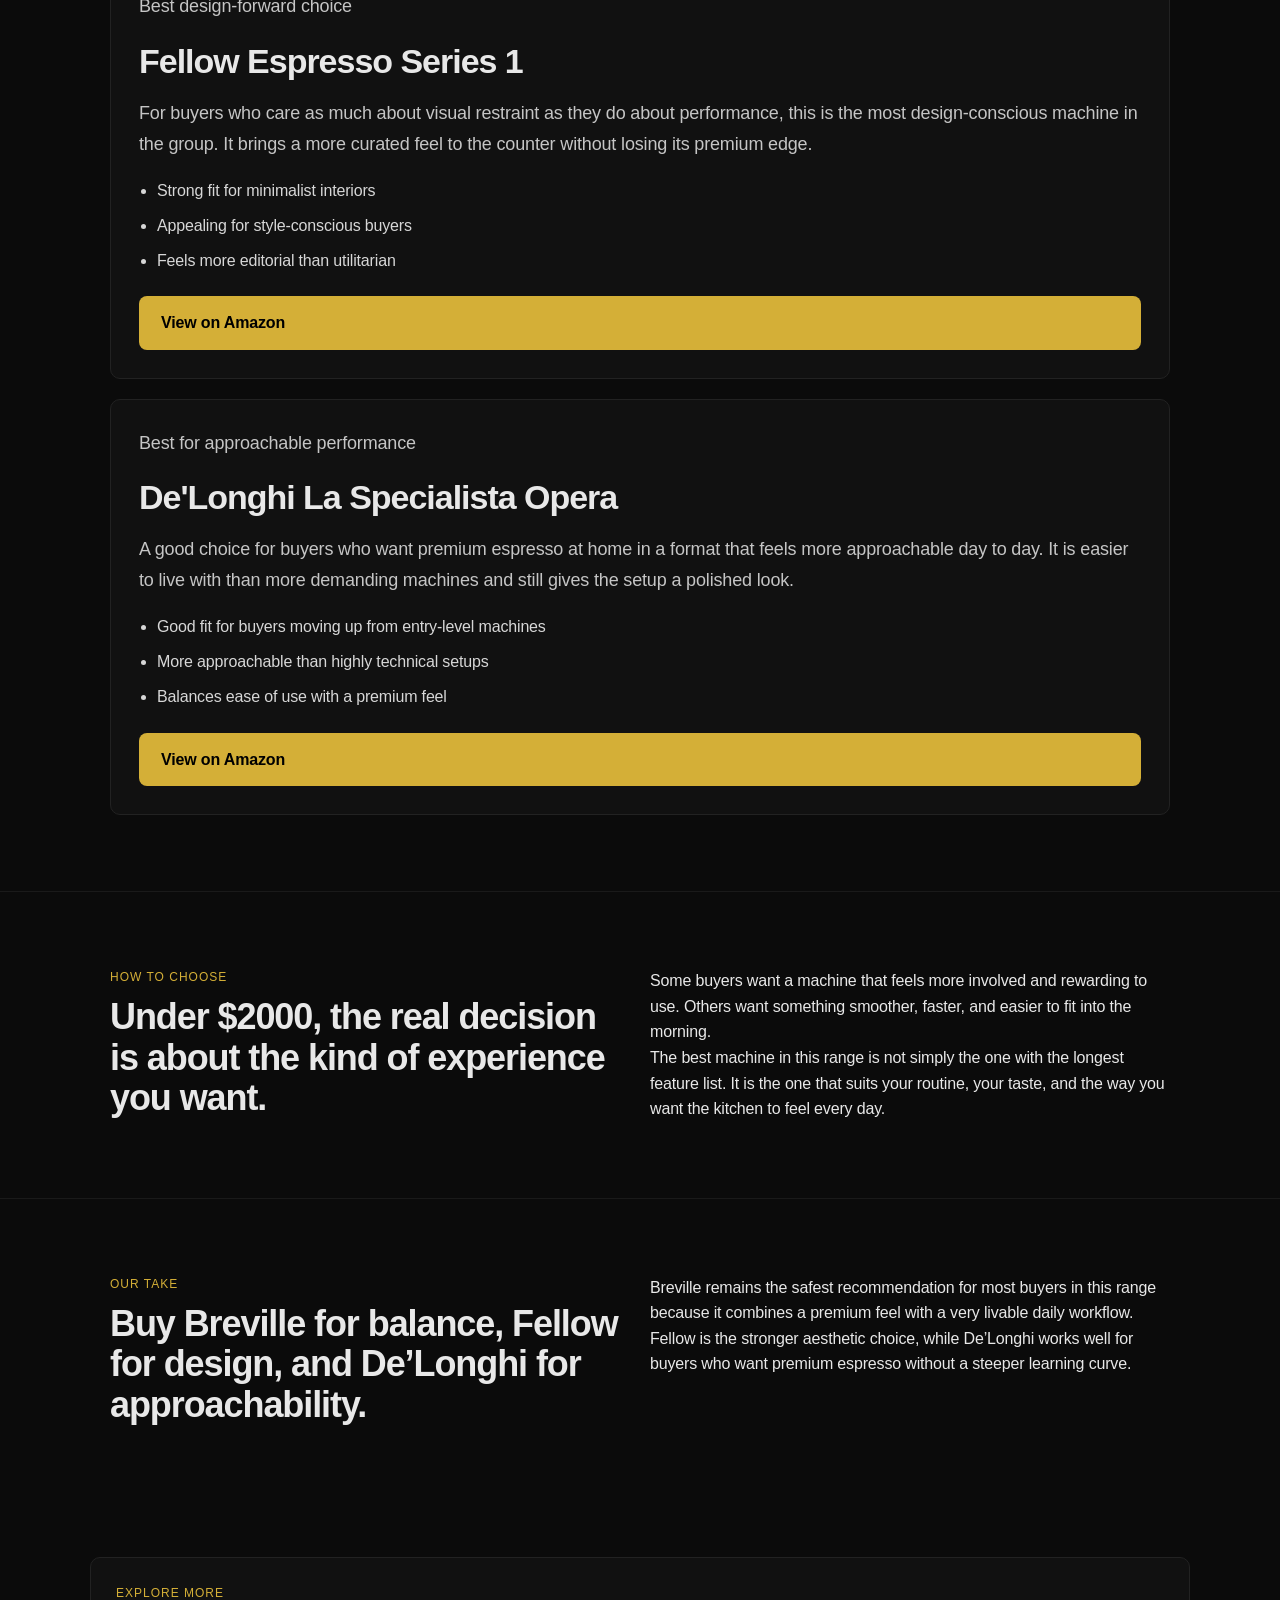
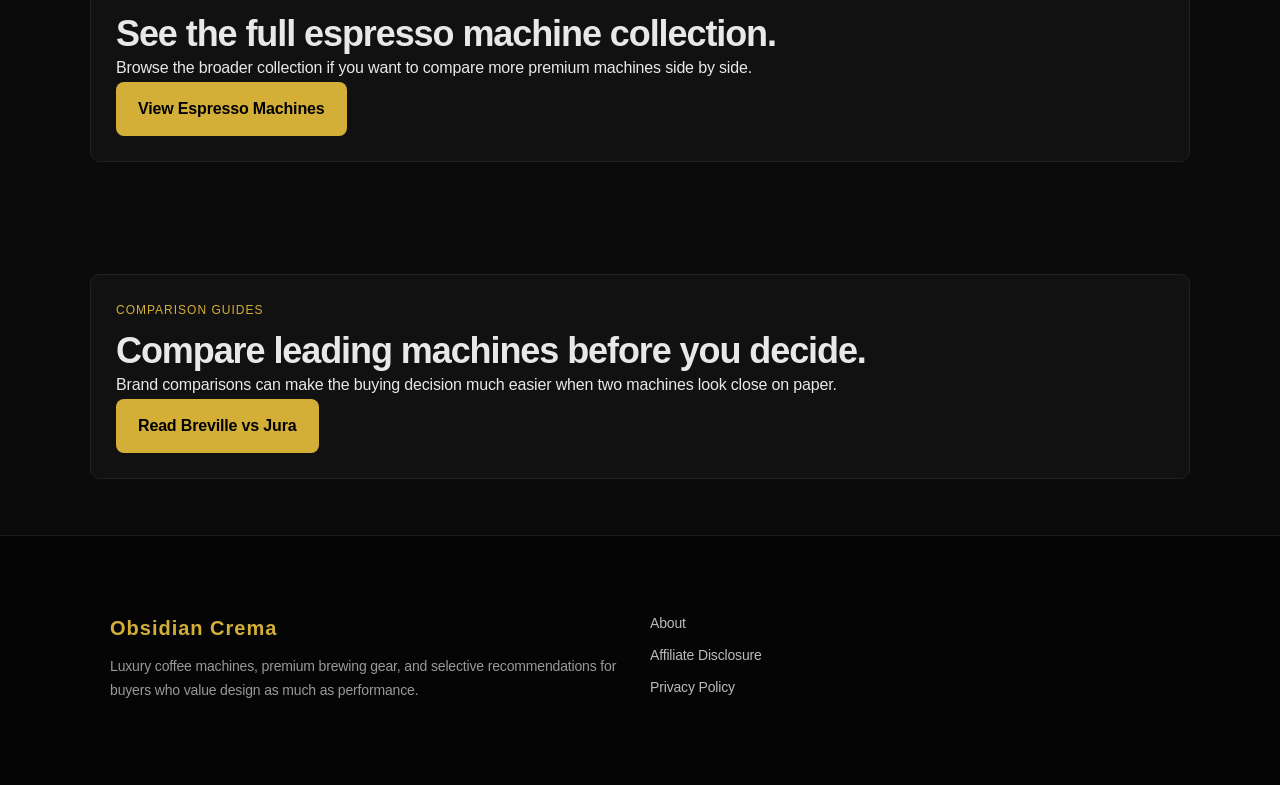
<file: best-espresso-machine-under-2000.html>
<!DOCTYPE html>
<html lang="en">
<head>
  <meta charset="UTF-8" />
  <meta name="viewport" content="width=device-width, initial-scale=1.0" />

  <title>Best Espresso Machine Under $2000 | Obsidian Crema</title>

  <meta
    name="description"
    content="The best espresso machines under $2000 for a premium home setup, including top picks for design, convenience, and hands-on control."
  />

  <meta name="theme-color" content="#0b0b0b" />

  <link rel="canonical" href="https://obsidian-crema.pages.dev/best-espresso-machine-under-2000.html" />
  <link rel="stylesheet" href="styles.css" />
</head>
<body>
  <div class="site-shell">
    <header class="site-header">
      <div class="container">
        <a href="index.html" class="brand-mark">Obsidian Crema</a>

        <button
          class="nav-toggle"
          id="navToggle"
          aria-label="Open menu"
          aria-expanded="false"
        >
          <span></span>
          <span></span>
          <span></span>
        </button>

        <nav class="site-nav" id="siteNav">
          <a href="index.html">Home</a>
          <a href="espresso-machines.html">Espresso Machines</a>
          <a href="grinders-and-gear.html">Grinders & Gear</a>
          <a href="about.html">About</a>
        </nav>
      </div>
    </header>

    <main>
      <section class="hero hero-compact">
        <div class="container">
          <p class="eyebrow">Buying guide</p>
          <h1>The best espresso machines under $2000 for a more refined home setup.</h1>
          <p class="hero-text max-copy">
            This is where premium home espresso starts to feel genuinely satisfying. Under $2000,
            the best machines offer stronger design, better usability, and a more polished daily
            ritual without moving into true luxury-commercial territory.
          </p>
          <p class="mini-disclosure">
            As an Amazon Associate I earn from qualifying purchases.
          </p>
        </div>
      </section>

      <section class="featured-section">
        <div class="container">
          <div class="section-heading">
            <p class="eyebrow">Top picks</p>
            <h2>Three standout machines in the premium sweet spot.</h2>
          </div>

          <div class="product-stack">
            <article class="product-card">
              <div class="product-content">
                <p class="card-kicker">Best overall</p>
                <h3>Breville Barista Touch Impress</h3>
                <p>
                  The strongest all-around pick in this range. It feels premium, looks the part,
                  and gives buyers a very good balance of guidance, control, and everyday ease.
                </p>
                <ul class="product-points">
                  <li>Excellent first serious espresso upgrade</li>
                  <li>Strong balance of convenience and involvement</li>
                  <li>Clean, modern fit for an upscale kitchen</li>
                </ul>
                <a
                  class="btn btn-gold"
                  href="https://amzn.to/4bFoVCL"
                  target="_blank"
                  rel="nofollow sponsored"
                >
                  View on Amazon
                </a>
              </div>
            </article>

            <article class="product-card">
              <div class="product-content">
                <p class="card-kicker">Best design-forward choice</p>
                <h3>Fellow Espresso Series 1</h3>
                <p>
                  For buyers who care as much about visual restraint as they do about performance,
                  this is the most design-conscious machine in the group. It brings a more curated
                  feel to the counter without losing its premium edge.
                </p>
                <ul class="product-points">
                  <li>Strong fit for minimalist interiors</li>
                  <li>Appealing for style-conscious buyers</li>
                  <li>Feels more editorial than utilitarian</li>
                </ul>
                <a
                  class="btn btn-gold"
                  href="https://amzn.to/3PXjDv9"
                  target="_blank"
                  rel="nofollow sponsored"
                >
                  View on Amazon
                </a>
              </div>
            </article>

            <article class="product-card">
              <div class="product-content">
                <p class="card-kicker">Best for approachable performance</p>
                <h3>De'Longhi La Specialista Opera</h3>
                <p>
                  A good choice for buyers who want premium espresso at home in a format that feels
                  more approachable day to day. It is easier to live with than more demanding machines
                  and still gives the setup a polished look.
                </p>
                <ul class="product-points">
                  <li>Good fit for buyers moving up from entry-level machines</li>
                  <li>More approachable than highly technical setups</li>
                  <li>Balances ease of use with a premium feel</li>
                </ul>
                <a
                  class="btn btn-gold"
                  href="https://amzn.to/4c311T5"
                  target="_blank"
                  rel="nofollow sponsored"
                >
                  View on Amazon
                </a>
              </div>
            </article>
          </div>
        </div>
      </section>

      <section class="editorial-section">
        <div class="container editorial-grid">
          <div>
            <p class="eyebrow">How to choose</p>
            <h2>Under $2000, the real decision is about the kind of experience you want.</h2>
          </div>
          <div>
            <p>
              Some buyers want a machine that feels more involved and rewarding to use. Others want
              something smoother, faster, and easier to fit into the morning.
            </p>
            <p>
              The best machine in this range is not simply the one with the longest feature list.
              It is the one that suits your routine, your taste, and the way you want the kitchen
              to feel every day.
            </p>
          </div>
        </div>
      </section>

      <section class="editorial-section">
        <div class="container editorial-grid">
          <div>
            <p class="eyebrow">Our take</p>
            <h2>Buy Breville for balance, Fellow for design, and De’Longhi for approachability.</h2>
          </div>
          <div>
            <p>
              Breville remains the safest recommendation for most buyers in this range because it
              combines a premium feel with a very livable daily workflow.
            </p>
            <p>
              Fellow is the stronger aesthetic choice, while De’Longhi works well for buyers who
              want premium espresso without a steeper learning curve.
            </p>
          </div>
        </div>
      </section>

      <section class="cta-section">
        <div class="container cta-box">
          <p class="eyebrow">Explore more</p>
          <h2>See the full espresso machine collection.</h2>
          <p>
            Browse the broader collection if you want to compare more premium machines side by side.
          </p>
          <a href="espresso-machines.html" class="btn btn-gold">
            View Espresso Machines
          </a>
        </div>
      </section>

      <section class="cta-section">
        <div class="container cta-box">
          <p class="eyebrow">Comparison guides</p>
          <h2>Compare leading machines before you decide.</h2>
          <p>
            Brand comparisons can make the buying decision much easier when two machines look close on paper.
          </p>
          <a href="breville-vs-jura.html" class="btn btn-gold">
            Read Breville vs Jura
          </a>
        </div>
      </section>
    </main>

    <footer class="site-footer">
      <div class="container footer-grid">
        <div>
          <a href="index.html" class="brand-mark footer-brand">Obsidian Crema</a>
          <p class="footer-copy">
            Luxury coffee machines, premium brewing gear, and selective recommendations for buyers
            who value design as much as performance.
          </p>
        </div>

        <div class="footer-links">
          <a href="about.html">About</a>
          <a href="affiliate-disclosure.html">Affiliate Disclosure</a>
          <a href="privacy.html">Privacy Policy</a>
        </div>
      </div>
    </footer>
  </div>

  <script src="script.js"></script>
</body>
</html>
</file>
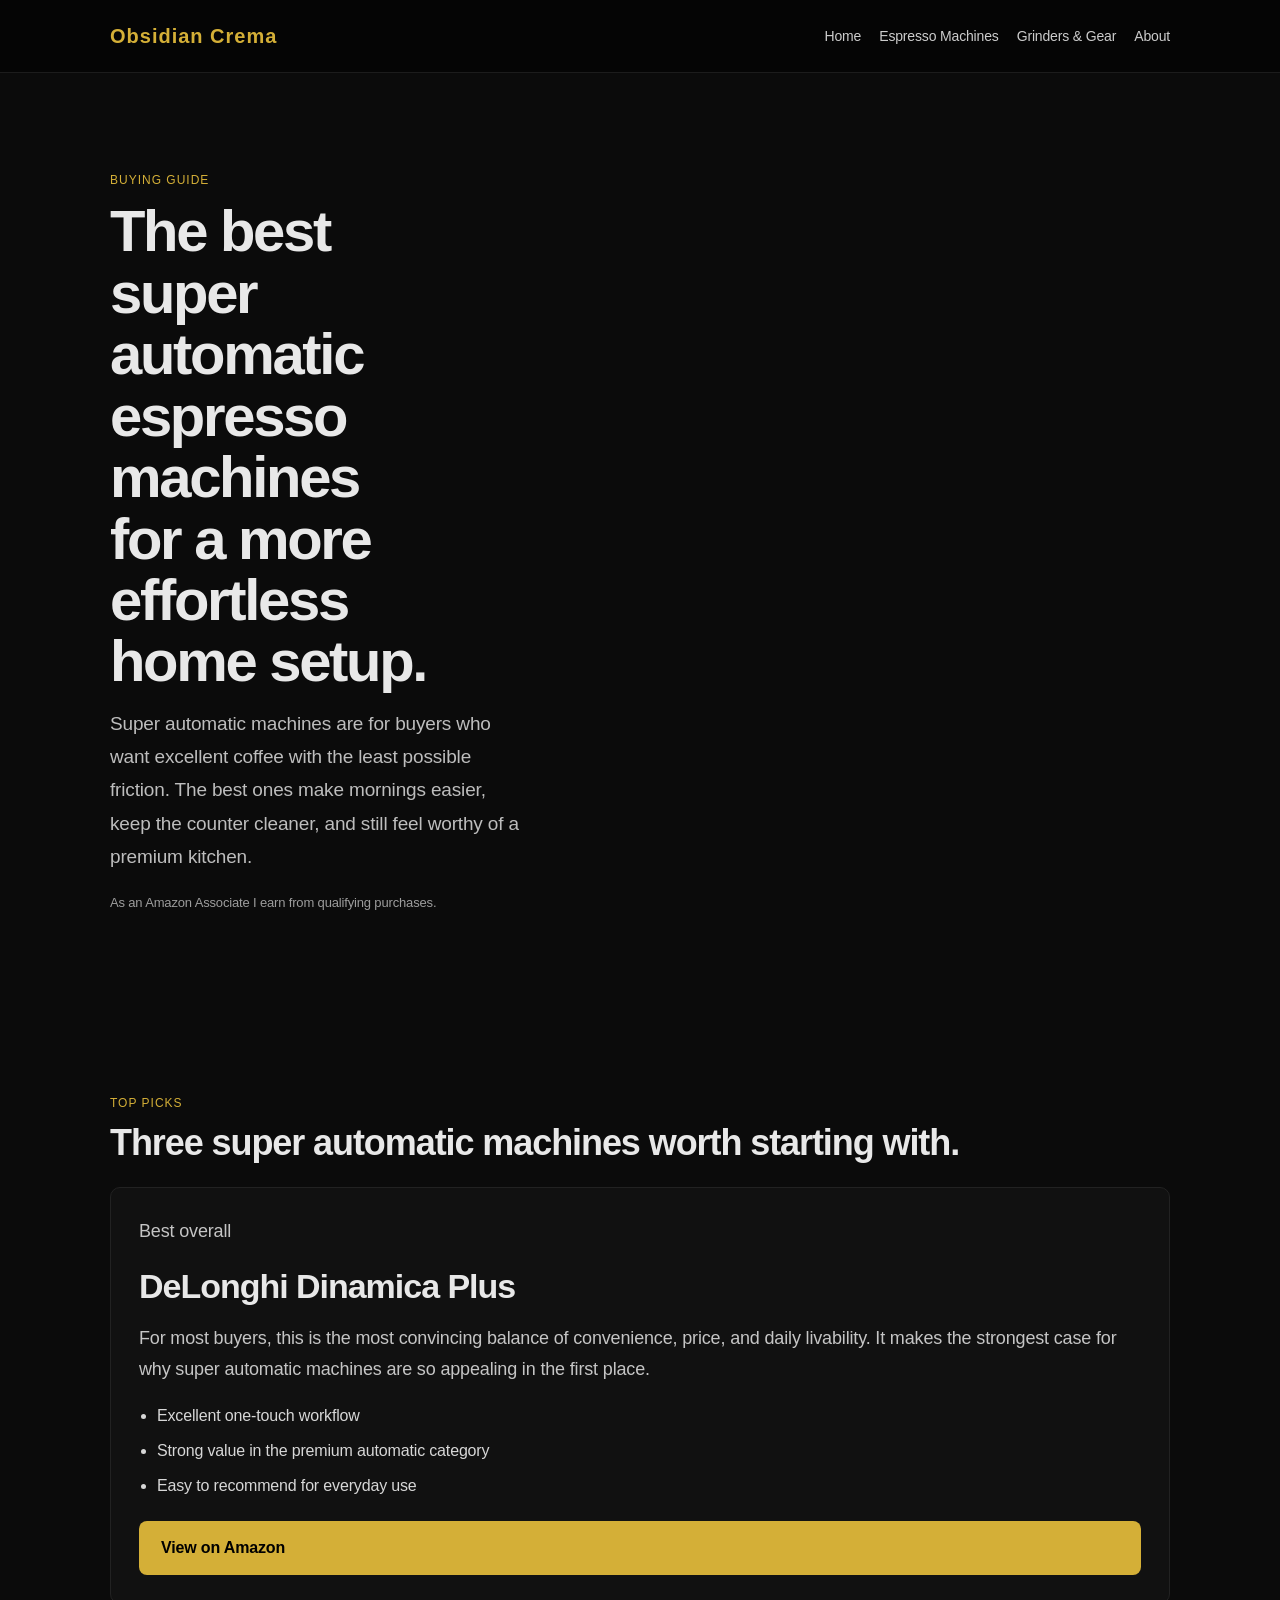
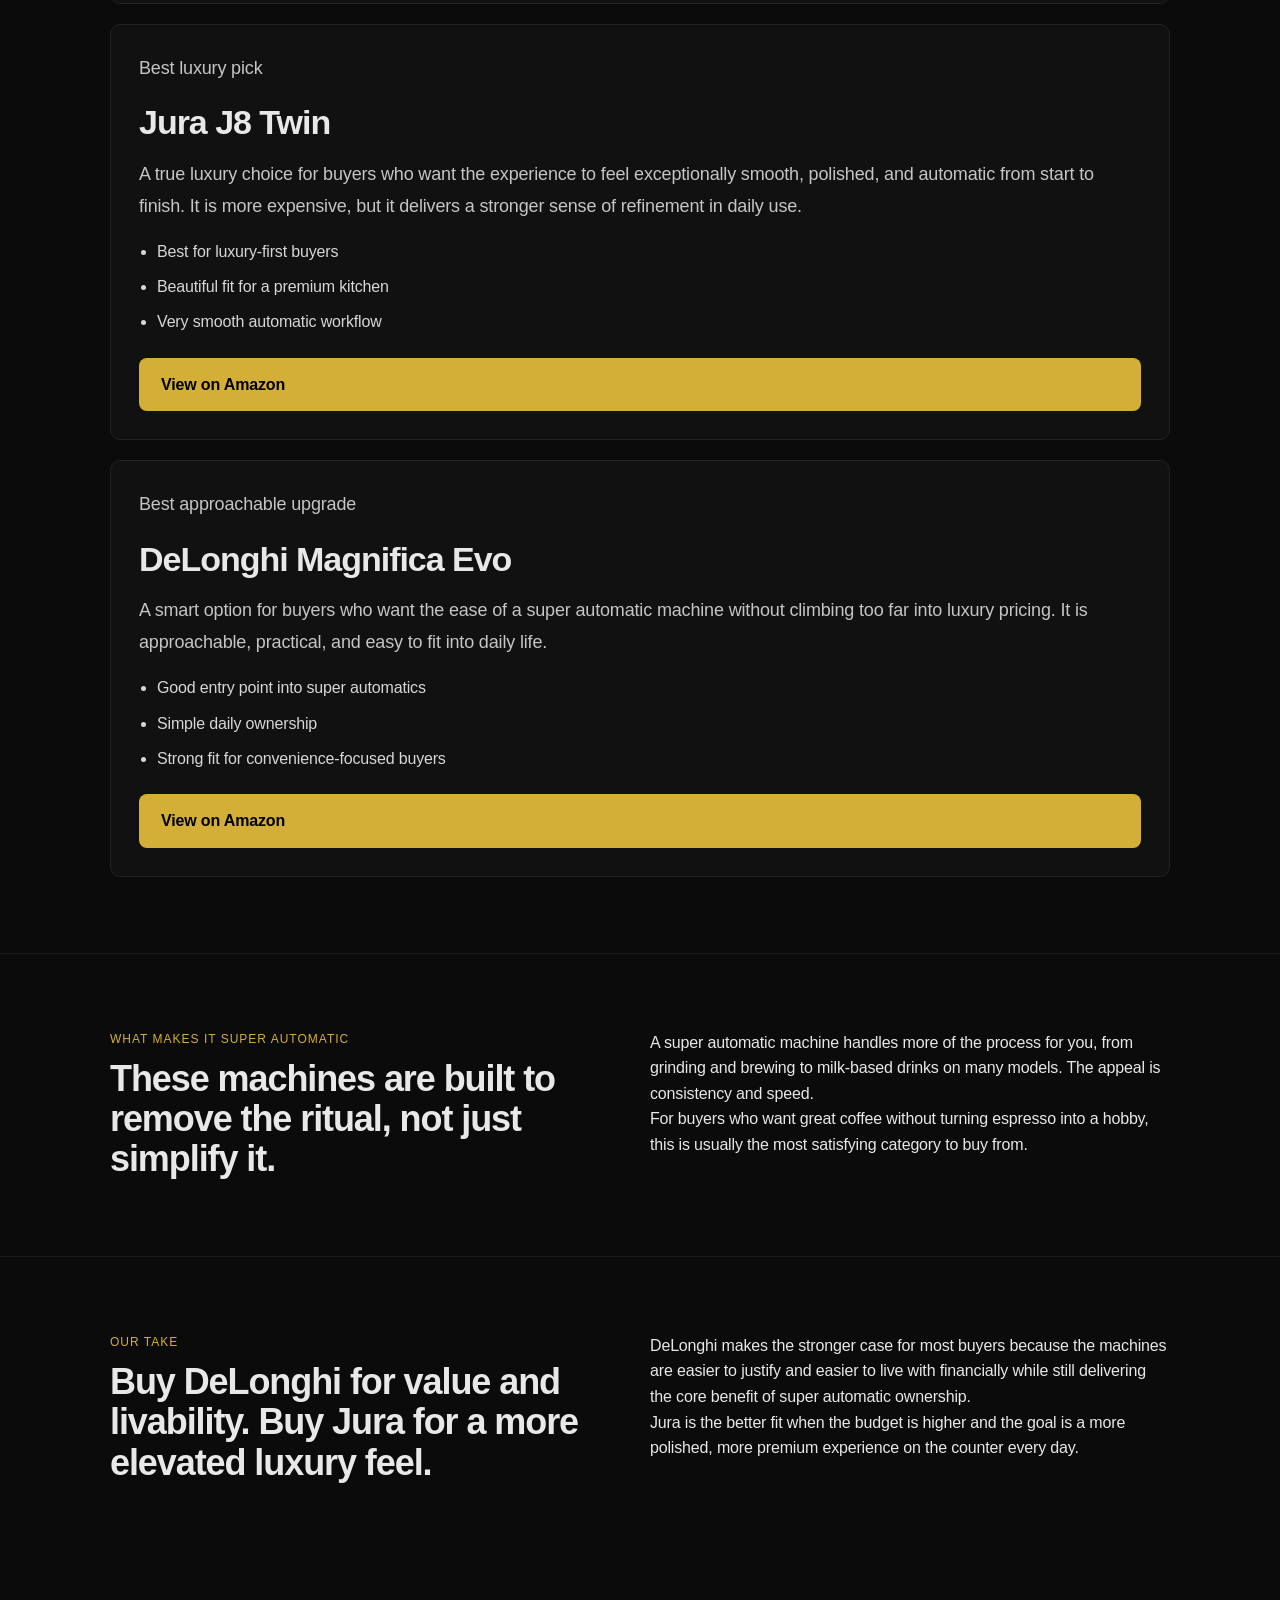
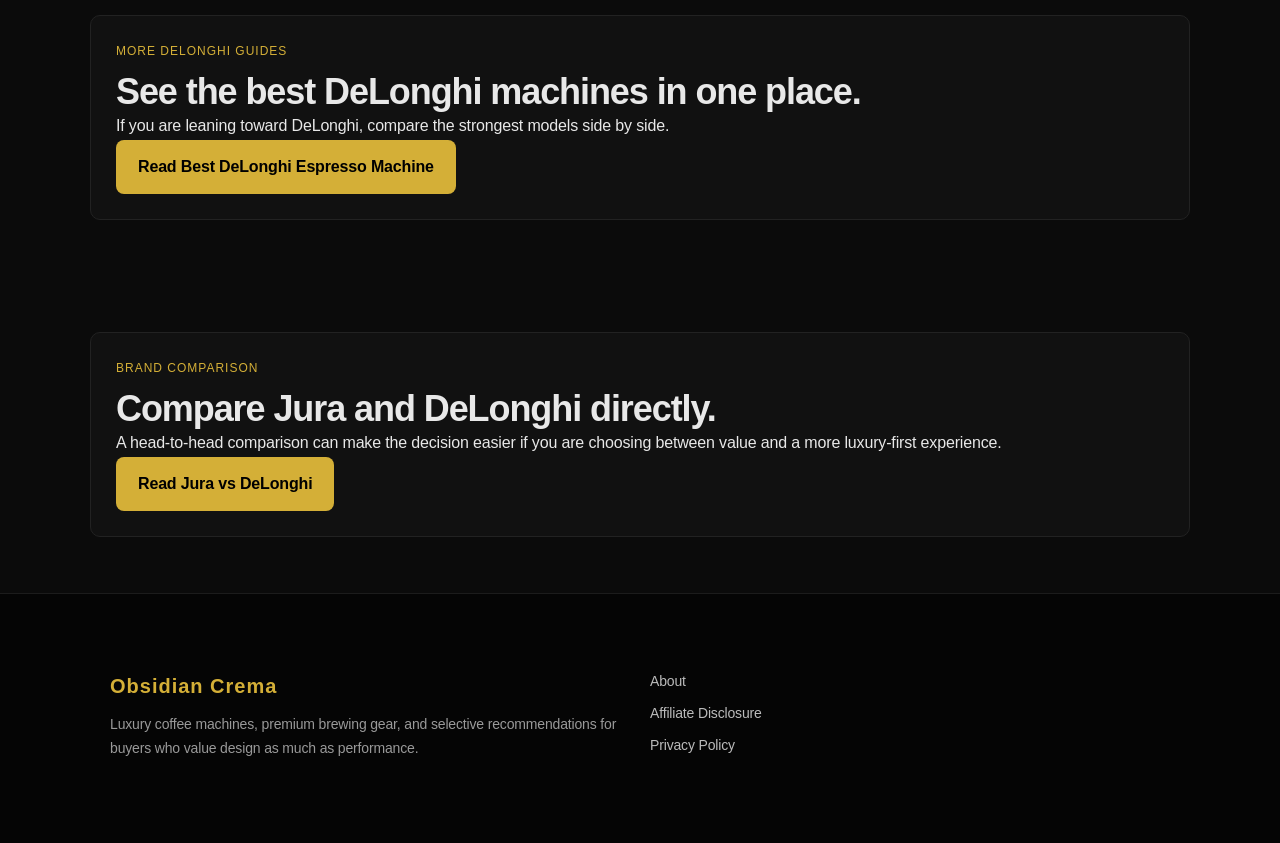
<file: best-super-automatic-espresso-machine.html>
<!DOCTYPE html>
<html lang="en">
<head>
  <meta charset="UTF-8" />
  <meta name="viewport" content="width=device-width, initial-scale=1.0" />

  <title>Best Super Automatic Espresso Machine | Obsidian Crema</title>

  <meta
    name="description"
    content="The best super automatic espresso machines for home, including premium DeLonghi and Jura picks for convenience, design, and everyday use."
  />

  <meta name="theme-color" content="#0b0b0b" />

  <link rel="canonical" href="https://obsidian-crema.pages.dev/best-super-automatic-espresso-machine.html" />

  <link rel="stylesheet" href="styles.css" />
</head>
<body>
  <div class="site-shell">
    <header class="site-header">
      <div class="container">
        <a href="index.html" class="brand-mark">Obsidian Crema</a>

        <button
          class="nav-toggle"
          id="navToggle"
          aria-label="Open menu"
          aria-expanded="false"
        >
          <span></span>
          <span></span>
          <span></span>
        </button>

        <nav class="site-nav" id="siteNav">
          <a href="index.html">Home</a>
          <a href="espresso-machines.html">Espresso Machines</a>
          <a href="grinders-and-gear.html">Grinders & Gear</a>
          <a href="about.html">About</a>
        </nav>
      </div>
    </header>

    <main>
      <section class="hero hero-compact">
        <div class="container">
          <p class="eyebrow">Buying guide</p>
          <h1>The best super automatic espresso machines for a more effortless home setup.</h1>
          <p class="hero-text max-copy">
            Super automatic machines are for buyers who want excellent coffee with the least
            possible friction. The best ones make mornings easier, keep the counter cleaner,
            and still feel worthy of a premium kitchen.
          </p>
          <p class="mini-disclosure">
            As an Amazon Associate I earn from qualifying purchases.
          </p>
        </div>
      </section>

      <section class="featured-section">
        <div class="container">
          <div class="section-heading">
            <p class="eyebrow">Top picks</p>
            <h2>Three super automatic machines worth starting with.</h2>
          </div>

          <div class="product-stack">
            <article class="product-card">
              <div class="product-content">
                <p class="card-kicker">Best overall</p>
                <h3>DeLonghi Dinamica Plus</h3>
                <p>
                  For most buyers, this is the most convincing balance of convenience, price,
                  and daily livability. It makes the strongest case for why super automatic
                  machines are so appealing in the first place.
                </p>
                <ul class="product-points">
                  <li>Excellent one-touch workflow</li>
                  <li>Strong value in the premium automatic category</li>
                  <li>Easy to recommend for everyday use</li>
                </ul>
                <a
                  class="btn btn-gold"
                  href="https://amzn.to/4c1CfCN"
                  target="_blank"
                  rel="nofollow sponsored"
                >
                  View on Amazon
                </a>
              </div>
            </article>

            <article class="product-card">
              <div class="product-content">
                <p class="card-kicker">Best luxury pick</p>
                <h3>Jura J8 Twin</h3>
                <p>
                  A true luxury choice for buyers who want the experience to feel exceptionally
                  smooth, polished, and automatic from start to finish. It is more expensive,
                  but it delivers a stronger sense of refinement in daily use.
                </p>
                <ul class="product-points">
                  <li>Best for luxury-first buyers</li>
                  <li>Beautiful fit for a premium kitchen</li>
                  <li>Very smooth automatic workflow</li>
                </ul>
                <a
                  class="btn btn-gold"
                  href="https://amzn.to/4sXMVIm"
                  target="_blank"
                  rel="nofollow sponsored"
                >
                  View on Amazon
                </a>
              </div>
            </article>

            <article class="product-card">
              <div class="product-content">
                <p class="card-kicker">Best approachable upgrade</p>
                <h3>DeLonghi Magnifica Evo</h3>
                <p>
                  A smart option for buyers who want the ease of a super automatic machine
                  without climbing too far into luxury pricing. It is approachable, practical,
                  and easy to fit into daily life.
                </p>
                <ul class="product-points">
                  <li>Good entry point into super automatics</li>
                  <li>Simple daily ownership</li>
                  <li>Strong fit for convenience-focused buyers</li>
                </ul>
                <a
                  class="btn btn-gold"
                  href="https://amzn.to/4c2nEqK"
                  target="_blank"
                  rel="nofollow sponsored"
                >
                  View on Amazon
                </a>
              </div>
            </article>
          </div>
        </div>
      </section>

      <section class="editorial-section">
        <div class="container editorial-grid">
          <div>
            <p class="eyebrow">What makes it super automatic</p>
            <h2>These machines are built to remove the ritual, not just simplify it.</h2>
          </div>
          <div>
            <p>
              A super automatic machine handles more of the process for you, from grinding and
              brewing to milk-based drinks on many models. The appeal is consistency and speed.
            </p>
            <p>
              For buyers who want great coffee without turning espresso into a hobby, this is
              usually the most satisfying category to buy from.
            </p>
          </div>
        </div>
      </section>

      <section class="editorial-section">
        <div class="container editorial-grid">
          <div>
            <p class="eyebrow">Our take</p>
            <h2>Buy DeLonghi for value and livability. Buy Jura for a more elevated luxury feel.</h2>
          </div>
          <div>
            <p>
              DeLonghi makes the stronger case for most buyers because the machines are easier
              to justify and easier to live with financially while still delivering the core
              benefit of super automatic ownership.
            </p>
            <p>
              Jura is the better fit when the budget is higher and the goal is a more polished,
              more premium experience on the counter every day.
            </p>
          </div>
        </div>
      </section>

      <section class="cta-section">
        <div class="container cta-box">
          <p class="eyebrow">More DeLonghi guides</p>
          <h2>See the best DeLonghi machines in one place.</h2>
          <p>
            If you are leaning toward DeLonghi, compare the strongest models side by side.
          </p>
          <a href="best-delonghi-espresso-machine.html" class="btn btn-gold">
            Read Best DeLonghi Espresso Machine
          </a>
        </div>
      </section>

      <section class="cta-section">
        <div class="container cta-box">
          <p class="eyebrow">Brand comparison</p>
          <h2>Compare Jura and DeLonghi directly.</h2>
          <p>
            A head-to-head comparison can make the decision easier if you are choosing between
            value and a more luxury-first experience.
          </p>
          <a href="jura-vs-delonghi.html" class="btn btn-gold">
            Read Jura vs DeLonghi
          </a>
        </div>
      </section>
    </main>

    <footer class="site-footer">
      <div class="container footer-grid">
        <div>
          <a href="index.html" class="brand-mark footer-brand">Obsidian Crema</a>
          <p class="footer-copy">
            Luxury coffee machines, premium brewing gear, and selective recommendations for buyers
            who value design as much as performance.
          </p>
        </div>

        <div class="footer-links">
          <a href="about.html">About</a>
          <a href="affiliate-disclosure.html">Affiliate Disclosure</a>
          <a href="privacy.html">Privacy Policy</a>
        </div>
      </div>
    </footer>
  </div>

  <script src="script.js"></script>
</body>
</html>
</file>
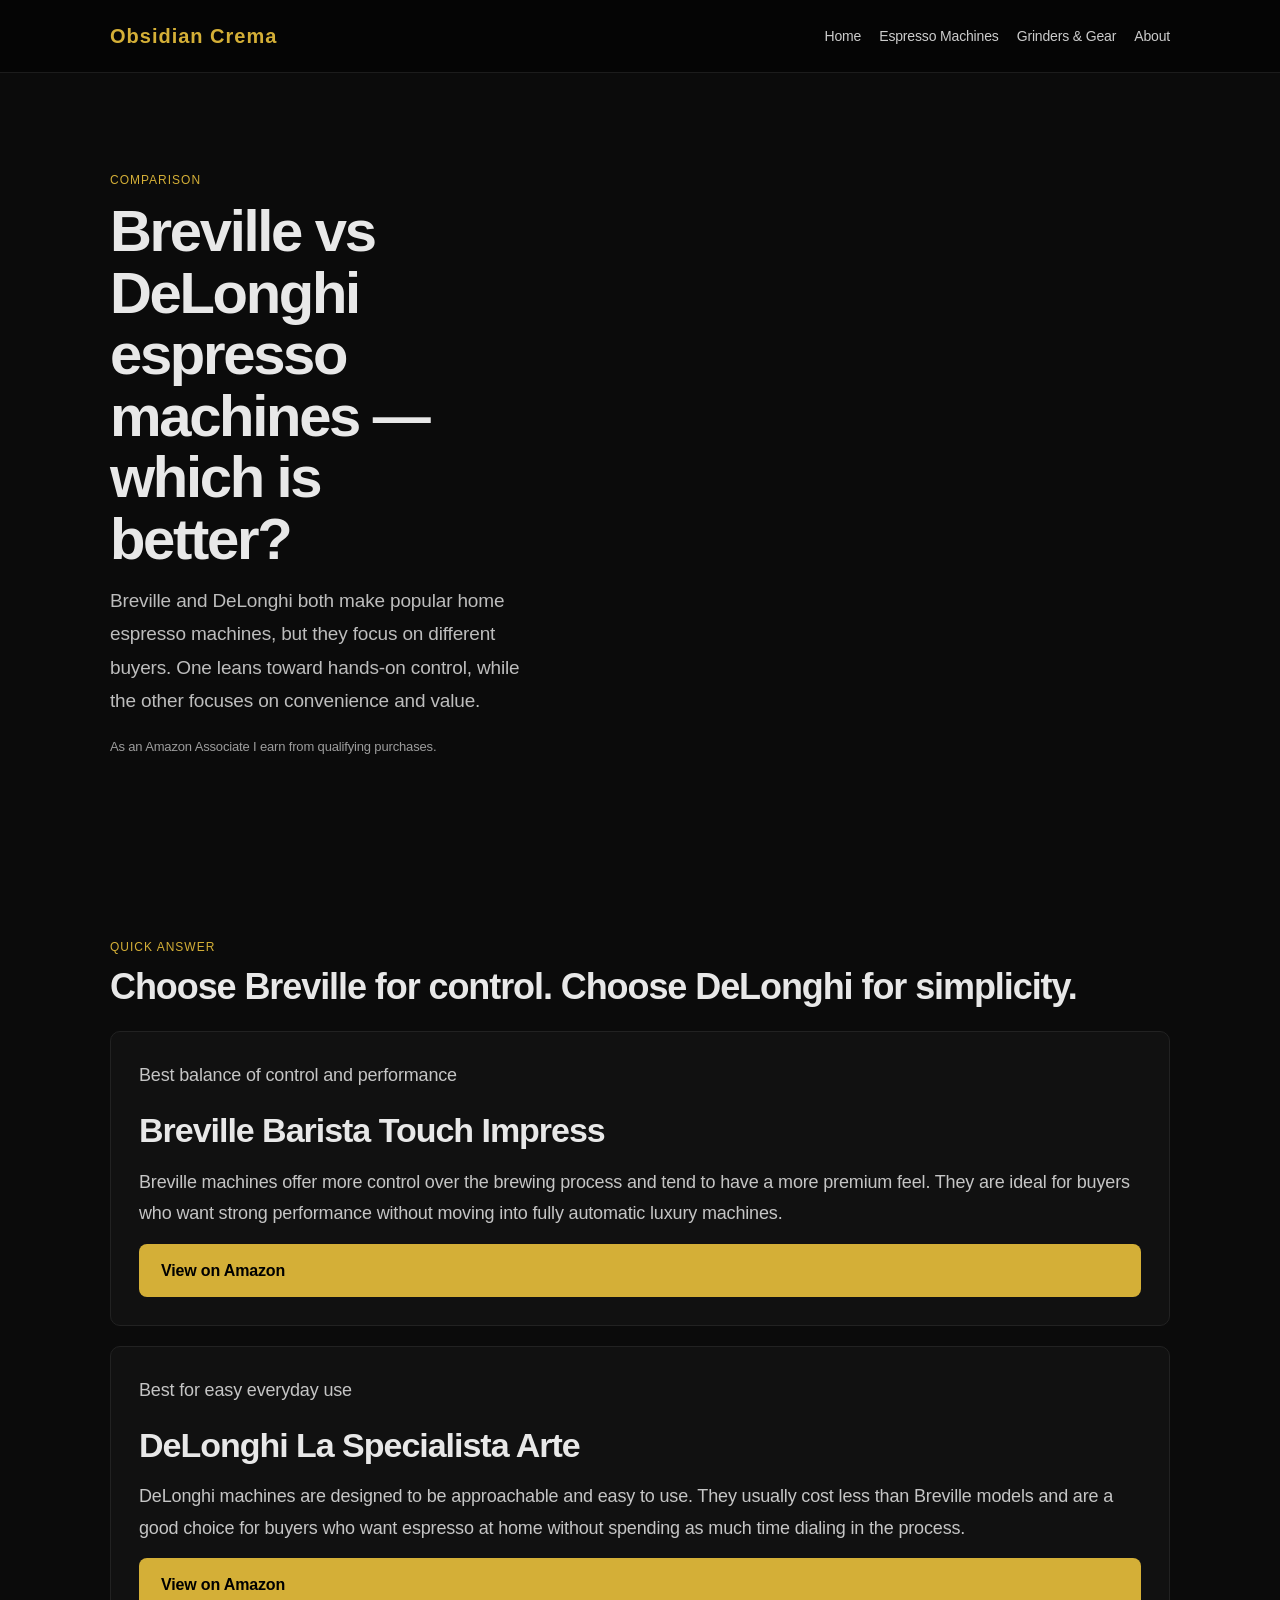
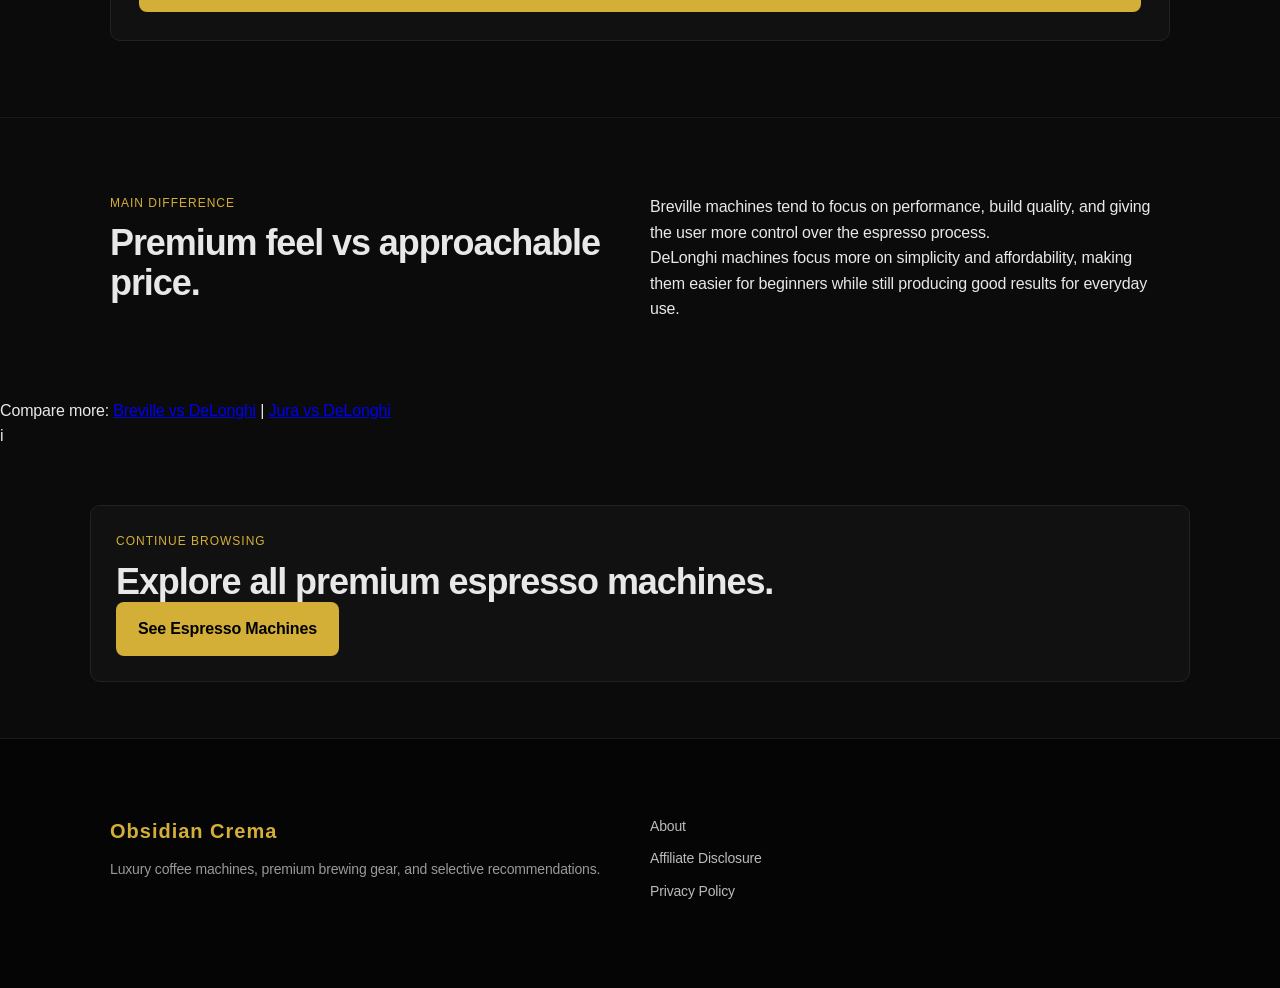
<file: breville-vs-delonghi.html>
<!DOCTYPE html>
<html lang="en">
<head>
  <meta charset="UTF-8" />
  <meta name="viewport" content="width=device-width, initial-scale=1.0" />

  <title>Breville vs DeLonghi Espresso Machines | Which Is Better?</title>

  <meta
    name="description"
    content="Breville vs DeLonghi espresso machines compared. Differences in build quality, performance, price, and which brand makes more sense for a premium home setup."
  />

  <meta name="theme-color" content="#0b0b0b" />

  <link rel="canonical" href="https://obsidian-crema.pages.dev/breville-vs-delonghi.html" />

  <link rel="stylesheet" href="styles.css" />
</head>

<body>

<div class="site-shell">

<header class="site-header">
  <div class="container">

    <a href="index.html" class="brand-mark">
      Obsidian Crema
    </a>

    <button
      class="nav-toggle"
      id="navToggle"
      aria-label="Open menu"
      aria-expanded="false"
    >
      <span></span>
      <span></span>
      <span></span>
    </button>

    <nav class="site-nav" id="siteNav">
      <a href="index.html">Home</a>
      <a href="espresso-machines.html">Espresso Machines</a>
      <a href="grinders-and-gear.html">Grinders & Gear</a>
      <a href="about.html">About</a>
    </nav>

  </div>
</header>



<main>

<section class="hero hero-compact">
  <div class="container">

    <p class="eyebrow">
      Comparison
    </p>

    <h1>
      Breville vs DeLonghi espresso machines — which is better?
    </h1>

    <p class="hero-text max-copy">
      Breville and DeLonghi both make popular home espresso machines, but they focus on different
      buyers. One leans toward hands-on control, while the other focuses on convenience and value.
    </p>

    <p class="mini-disclosure">
      As an Amazon Associate I earn from qualifying purchases.
    </p>

  </div>
</section>



<section class="featured-section">
  <div class="container">

    <div class="section-heading">
      <p class="eyebrow">Quick answer</p>
      <h2>Choose Breville for control. Choose DeLonghi for simplicity.</h2>
    </div>

    <div class="product-stack">

      <article class="product-card">

        <div class="product-content">

          <p class="card-kicker">
            Best balance of control and performance
          </p>

          <h3>
            Breville Barista Touch Impress
          </h3>

          <p>
            Breville machines offer more control over the brewing process and tend to have a more
            premium feel. They are ideal for buyers who want strong performance without moving into
            fully automatic luxury machines.
          </p>

          <a
            class="btn btn-gold"
            href="https://amzn.to/3NZIjmd"
            target="_blank"
            rel="nofollow sponsored"
          >
            View on Amazon
          </a>

        </div>

      </article>



      <article class="product-card">

        <div class="product-content">

          <p class="card-kicker">
            Best for easy everyday use
          </p>

          <h3>
            DeLonghi La Specialista Arte
          </h3>

          <p>
            DeLonghi machines are designed to be approachable and easy to use. They usually cost
            less than Breville models and are a good choice for buyers who want espresso at home
            without spending as much time dialing in the process.
          </p>

          <a
            class="btn btn-gold"
            href="https://amzn.to/4svlm9H"
            target="_blank"
            rel="nofollow sponsored"
          >
            View on Amazon
          </a>

        </div>

      </article>

    </div>

  </div>
</section>



<section class="editorial-section">
  <div class="container editorial-grid">

    <div>

      <p class="eyebrow">
        Main difference
      </p>

      <h2>
        Premium feel vs approachable price.
      </h2>

    </div>

    <div>

      <p>
        Breville machines tend to focus on performance, build quality, and giving the user more
        control over the espresso process.
      </p>

      <p>
        DeLonghi machines focus more on simplicity and affordability, making them easier for
        beginners while still producing good results for everyday use.
      </p>

    </div>

  </div>
</section>

<p class="mini-links">
  Compare more:
  <a href="breville-vs-jura.html">Breville vs DeLonghi</a> |
  <a href="jura-vs-delonghi.html">Jura vs DeLonghi</a>
</p>i



<section class="cta-section">
  <div class="container cta-box">

    <p class="eyebrow">
      Continue browsing
    </p>

    <h2>
      Explore all premium espresso machines.
    </h2>

    <a
      href="espresso-machines.html"
      class="btn btn-gold"
    >
      See Espresso Machines
    </a>

  </div>
</section>


</main>



<footer class="site-footer">

  <div class="container footer-grid">

    <div>

      <a href="index.html" class="brand-mark footer-brand">
        Obsidian Crema
      </a>

      <p class="footer-copy">
        Luxury coffee machines, premium brewing gear, and selective recommendations.
      </p>

    </div>

    <div class="footer-links">

      <a href="about.html">About</a>
      <a href="affiliate-disclosure.html">Affiliate Disclosure</a>
      <a href="privacy.html">Privacy Policy</a>

    </div>

  </div>

</footer>

</div>

<script src="script.js"></script>

</body>
</html>
</file>
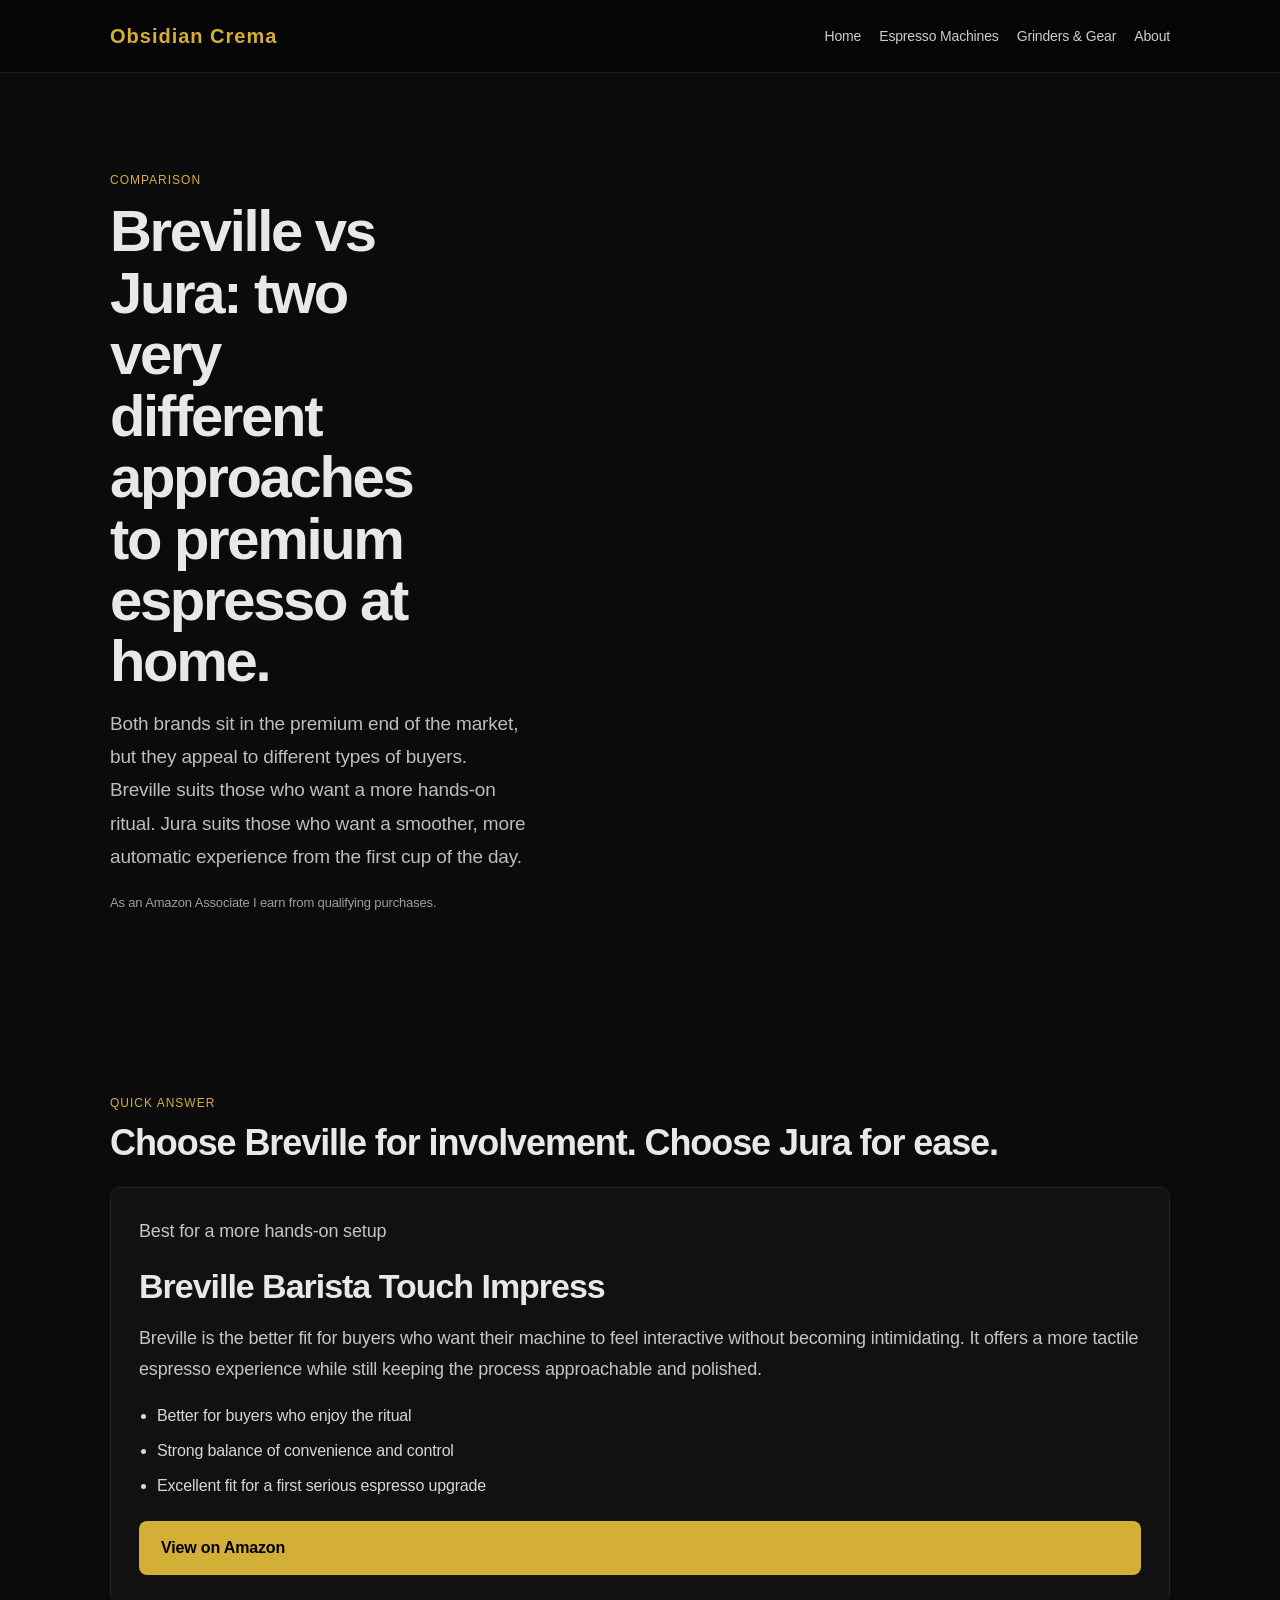
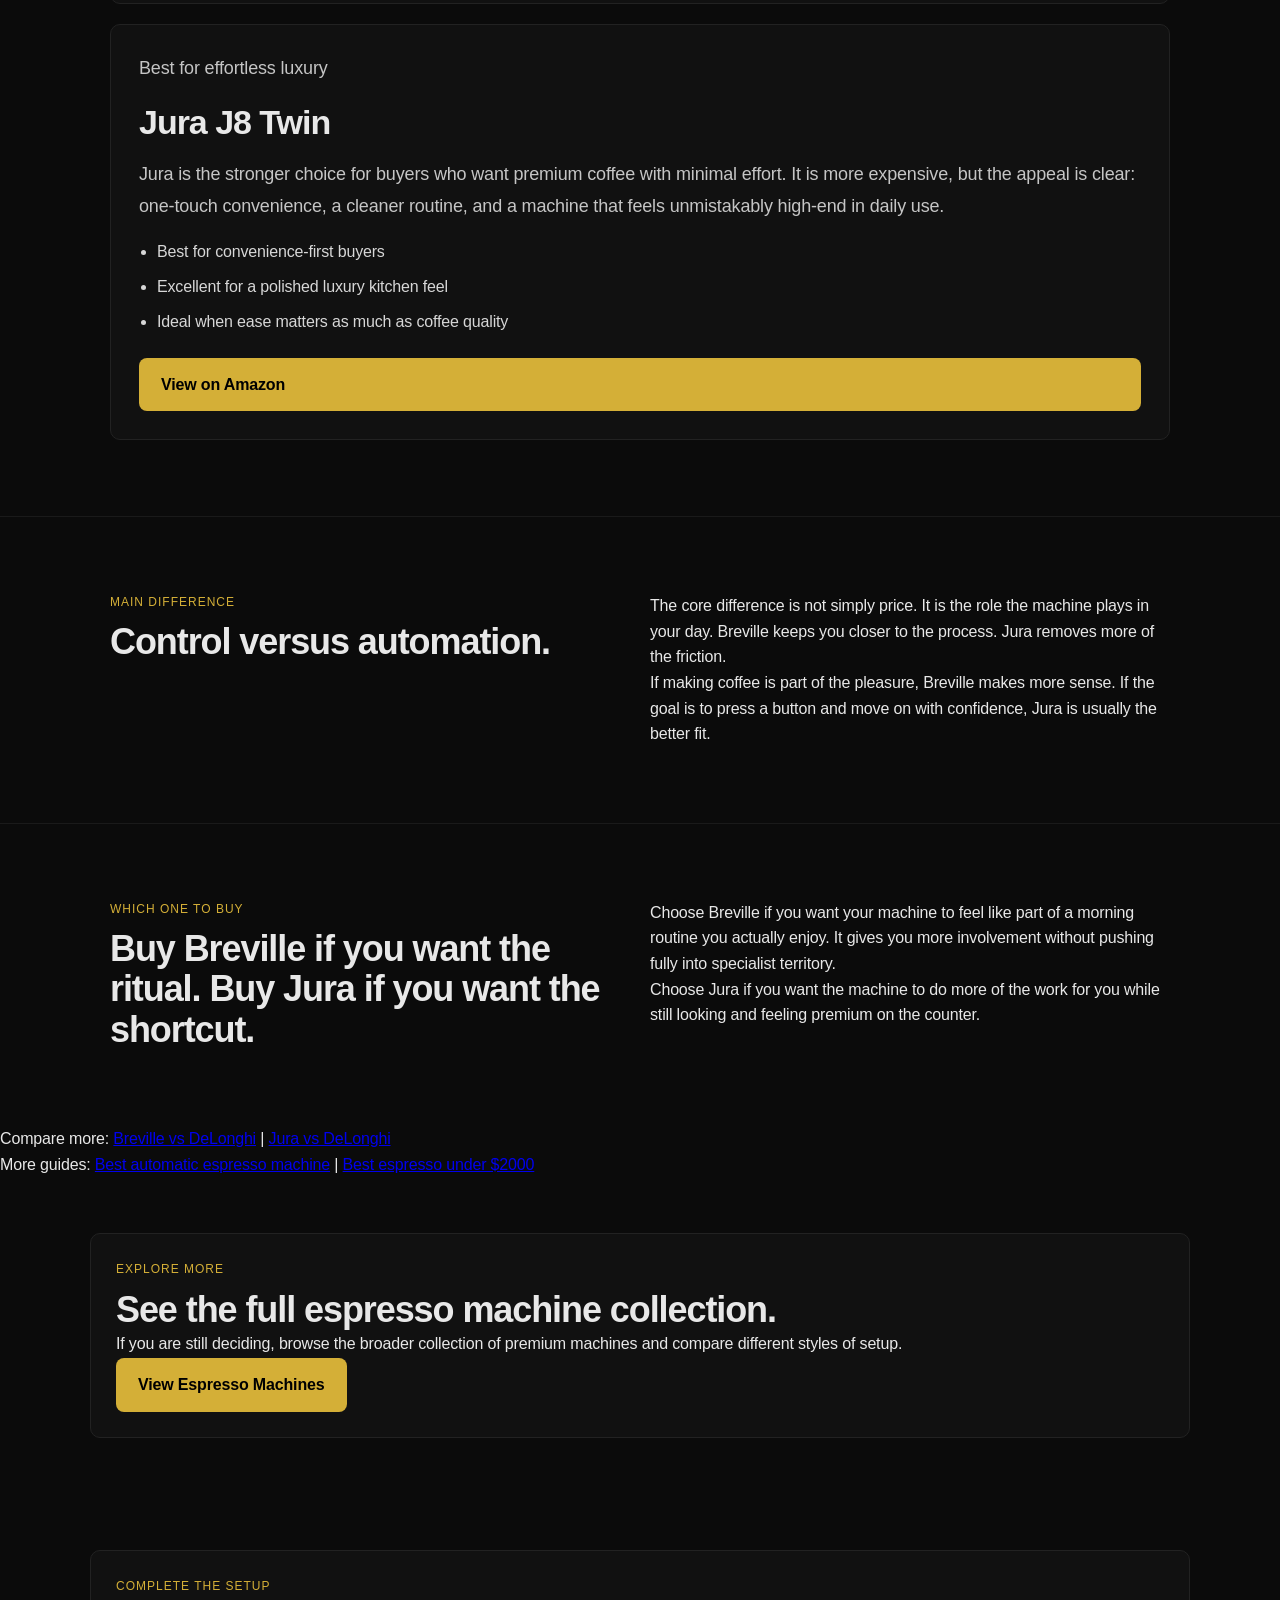
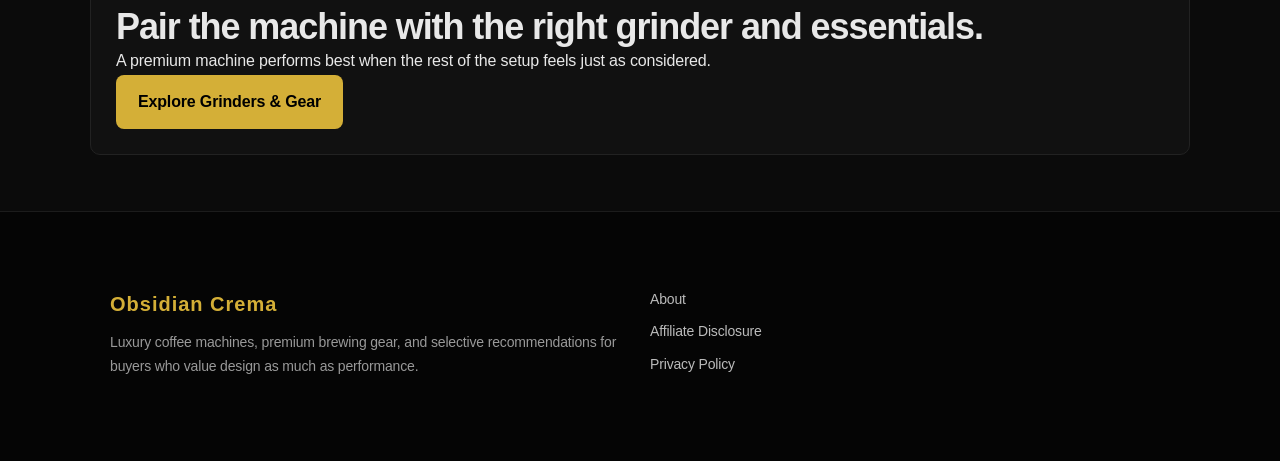
<file: breville-vs-jura.html>
<!DOCTYPE html>
<html lang="en">
<head>
  <meta charset="UTF-8" />
  <meta name="viewport" content="width=device-width, initial-scale=1.0" />

  <title>Breville vs Jura Espresso Machines | Which Is Better?</title>

  <meta
    name="description"
    content="Breville vs Jura espresso machines compared for convenience, control, design, and everyday use in a premium home coffee setup."
  />

  <meta name="theme-color" content="#0b0b0b" />

  <link rel="canonical" href="https://obsidian-crema.pages.dev/breville-vs-jura.html" />
  <link rel="stylesheet" href="styles.css" />
</head>
<body>
  <div class="site-shell">
    <header class="site-header">
      <div class="container">
        <a href="index.html" class="brand-mark">Obsidian Crema</a>

        <button
          class="nav-toggle"
          id="navToggle"
          aria-label="Open menu"
          aria-expanded="false"
        >
          <span></span>
          <span></span>
          <span></span>
        </button>

        <nav class="site-nav" id="siteNav">
          <a href="index.html">Home</a>
          <a href="espresso-machines.html">Espresso Machines</a>
          <a href="grinders-and-gear.html">Grinders & Gear</a>
          <a href="about.html">About</a>
        </nav>
      </div>
    </header>

    <main>
      <section class="hero hero-compact">
        <div class="container">
          <p class="eyebrow">Comparison</p>
          <h1>Breville vs Jura: two very different approaches to premium espresso at home.</h1>
          <p class="hero-text max-copy">
            Both brands sit in the premium end of the market, but they appeal to different types
            of buyers. Breville suits those who want a more hands-on ritual. Jura suits those who
            want a smoother, more automatic experience from the first cup of the day.
          </p>
          <p class="mini-disclosure">
            As an Amazon Associate I earn from qualifying purchases.
          </p>
        </div>
      </section>

      <section class="featured-section">
        <div class="container">
          <div class="section-heading">
            <p class="eyebrow">Quick answer</p>
            <h2>Choose Breville for involvement. Choose Jura for ease.</h2>
          </div>

          <div class="product-stack">
            <article class="product-card">
              <div class="product-content">
                <p class="card-kicker">Best for a more hands-on setup</p>
                <h3>Breville Barista Touch Impress</h3>
                <p>
                  Breville is the better fit for buyers who want their machine to feel interactive
                  without becoming intimidating. It offers a more tactile espresso experience while
                  still keeping the process approachable and polished.
                </p>
                <ul class="product-points">
                  <li>Better for buyers who enjoy the ritual</li>
                  <li>Strong balance of convenience and control</li>
                  <li>Excellent fit for a first serious espresso upgrade</li>
                </ul>
                <a
                  class="btn btn-gold"
                  href="https://amzn.to/3NZIjmd"
                  target="_blank"
                  rel="nofollow sponsored"
                >
                  View on Amazon
                </a>
              </div>
            </article>

            <article class="product-card">
              <div class="product-content">
                <p class="card-kicker">Best for effortless luxury</p>
                <h3>Jura J8 Twin</h3>
                <p>
                  Jura is the stronger choice for buyers who want premium coffee with minimal effort.
                  It is more expensive, but the appeal is clear: one-touch convenience, a cleaner
                  routine, and a machine that feels unmistakably high-end in daily use.
                </p>
                <ul class="product-points">
                  <li>Best for convenience-first buyers</li>
                  <li>Excellent for a polished luxury kitchen feel</li>
                  <li>Ideal when ease matters as much as coffee quality</li>
                </ul>
                <a
                  class="btn btn-gold"
                  href="https://amzn.to/4sXMVIm"
                  target="_blank"
                  rel="nofollow sponsored"
                >
                  View on Amazon
                </a>
              </div>
            </article>
          </div>
        </div>
      </section>

      <section class="editorial-section">
        <div class="container editorial-grid">
          <div>
            <p class="eyebrow">Main difference</p>
            <h2>Control versus automation.</h2>
          </div>
          <div>
            <p>
              The core difference is not simply price. It is the role the machine plays in your day.
              Breville keeps you closer to the process. Jura removes more of the friction.
            </p>
            <p>
              If making coffee is part of the pleasure, Breville makes more sense. If the goal is to
              press a button and move on with confidence, Jura is usually the better fit.
            </p>
          </div>
        </div>
      </section>

      <section class="editorial-section">
        <div class="container editorial-grid">
          <div>
            <p class="eyebrow">Which one to buy</p>
            <h2>Buy Breville if you want the ritual. Buy Jura if you want the shortcut.</h2>
          </div>
          <div>
            <p>
              Choose Breville if you want your machine to feel like part of a morning routine you
              actually enjoy. It gives you more involvement without pushing fully into specialist territory.
            </p>
            <p>
              Choose Jura if you want the machine to do more of the work for you while still looking
              and feeling premium on the counter.
            </p>
          </div>
        </div>
      </section>
      
      <p class="mini-links">
  Compare more:
  <a href="breville-vs-delonghi.html">Breville vs DeLonghi</a> |
  <a href="jura-vs-delonghi.html">Jura vs DeLonghi</a>
</p>

      <p class="mini-links">
More guides:
<a href="best-automatic-espresso-machine.html">Best automatic espresso machine</a> |
<a href="best-espresso-machine-under-2000.html">Best espresso under $2000</a>
</p>


      <section class="cta-section">
        <div class="container cta-box">
          <p class="eyebrow">Explore more</p>
          <h2>See the full espresso machine collection.</h2>
          <p>
            If you are still deciding, browse the broader collection of premium machines and compare
            different styles of setup.
          </p>
          <a href="espresso-machines.html" class="btn btn-gold">
            View Espresso Machines
          </a>
        </div>
      </section>

      <section class="cta-section">
        <div class="container cta-box">
          <p class="eyebrow">Complete the setup</p>
          <h2>Pair the machine with the right grinder and essentials.</h2>
          <p>
            A premium machine performs best when the rest of the setup feels just as considered.
          </p>
          <a href="grinders-and-gear.html" class="btn btn-gold">
            Explore Grinders & Gear
          </a>
        </div>
      </section>
    </main>

    <footer class="site-footer">
      <div class="container footer-grid">
        <div>
          <a href="index.html" class="brand-mark footer-brand">Obsidian Crema</a>
          <p class="footer-copy">
            Luxury coffee machines, premium brewing gear, and selective recommendations for buyers
            who value design as much as performance.
          </p>
        </div>

        <div class="footer-links">
          <a href="about.html">About</a>
          <a href="affiliate-disclosure.html">Affiliate Disclosure</a>
          <a href="privacy.html">Privacy Policy</a>
        </div>
      </div>
    </footer>
  </div>

  <script src="script.js"></script>
</body>
</html>
</file>
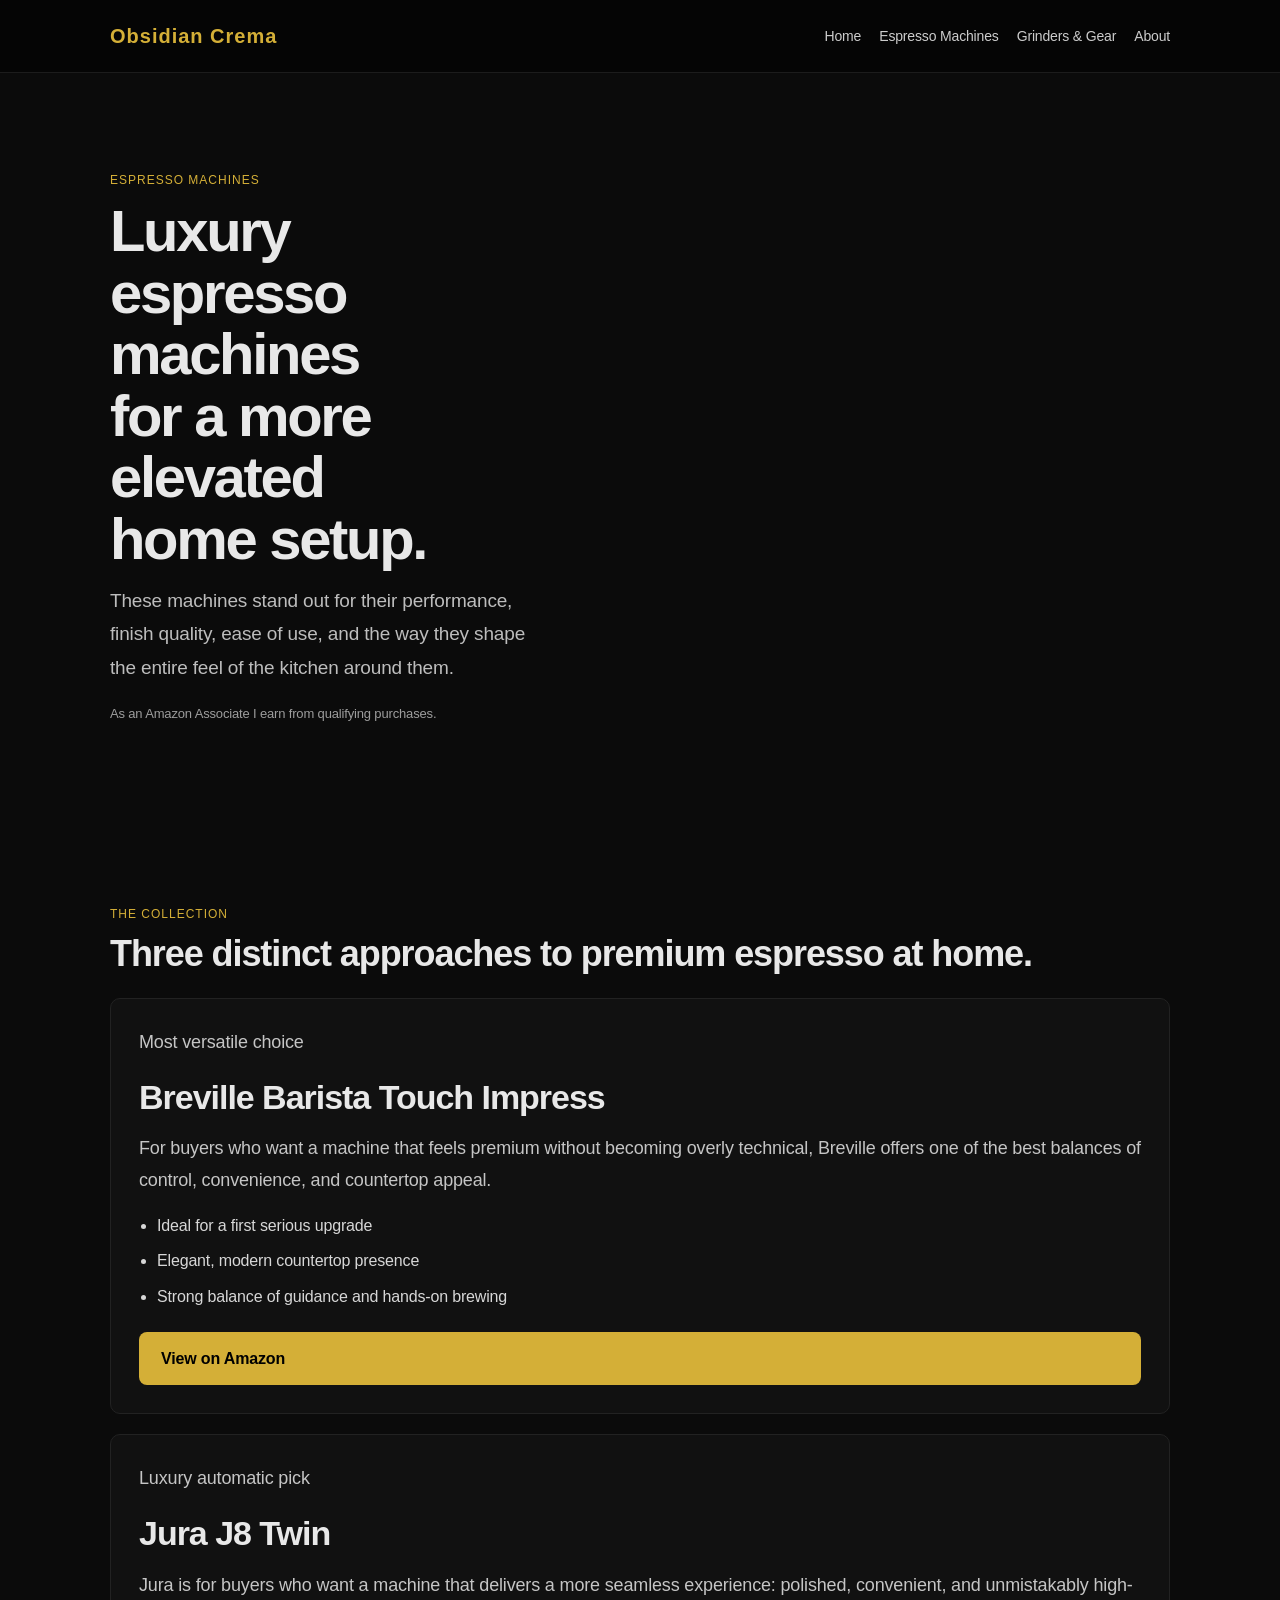
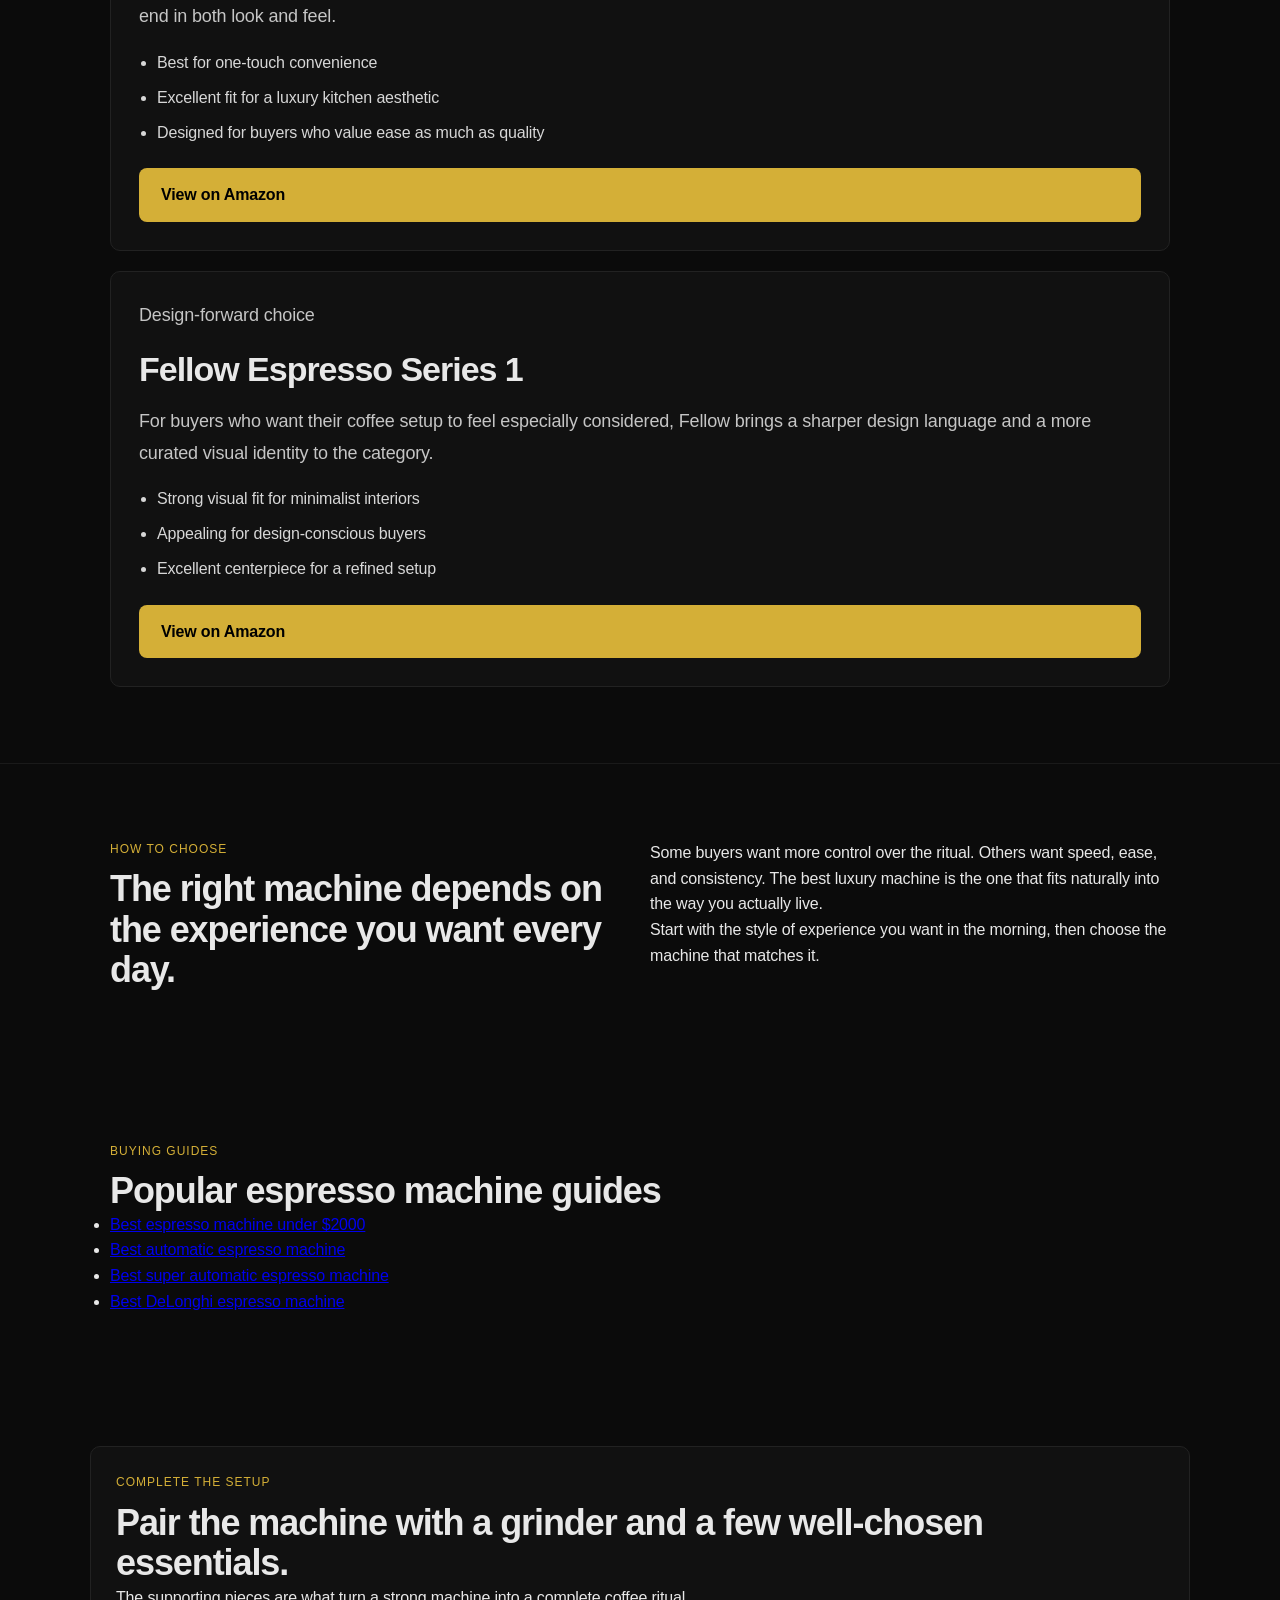
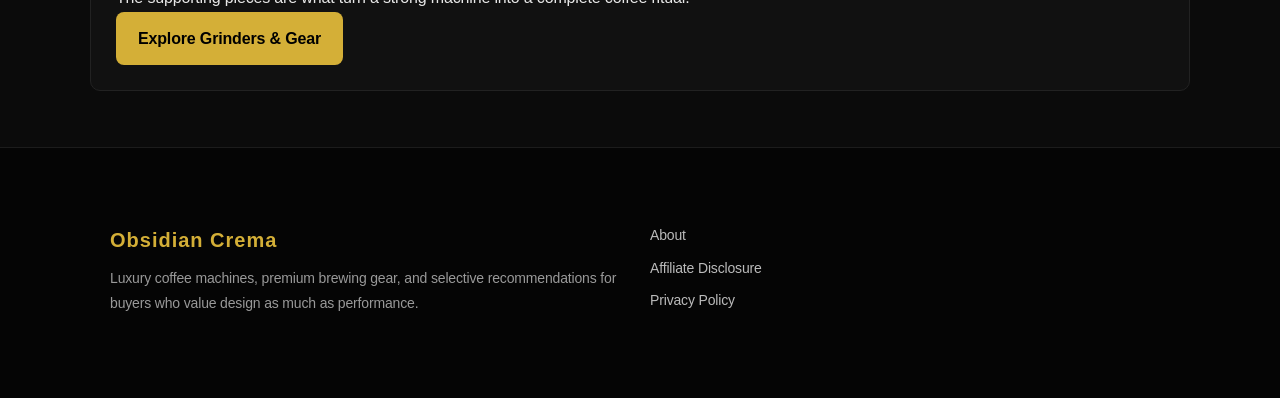
<file: espresso-machines.html>
<!DOCTYPE html>
<html lang="en">
<head>
  <meta charset="UTF-8" />
  <meta name="viewport" content="width=device-width, initial-scale=1.0" />
  <title>Luxury Espresso Machines | Obsidian Crema</title>
  <meta
    name="description"
    content="Explore luxury espresso machines selected for premium kitchens, refined design, and exceptional home coffee performance."
  />
  <meta name="theme-color" content="#0b0b0b" />
  <link rel="canonical" href="https://obsidian-crema.pages.dev/espresso-machines.html" />
  <link rel="stylesheet" href="styles.css" />
</head>
<body>
  <div class="site-shell">
    <header class="site-header">
      <div class="container">
        <a href="index.html" class="brand-mark">Obsidian Crema</a>

        <button class="nav-toggle" id="navToggle" aria-label="Open menu" aria-expanded="false">
          <span></span>
          <span></span>
          <span></span>
        </button>

        <nav class="site-nav" id="siteNav">
          <a href="index.html">Home</a>
          <a href="espresso-machines.html">Espresso Machines</a>
          <a href="grinders-and-gear.html">Grinders & Gear</a>
          <a href="about.html">About</a>
        </nav>
      </div>
    </header>

    <main>
      <section class="hero hero-compact">
        <div class="container">
          <p class="eyebrow">Espresso machines</p>
          <h1>Luxury espresso machines for a more elevated home setup.</h1>
          <p class="hero-text max-copy">
            These machines stand out for their performance, finish quality, ease of use, and the
            way they shape the entire feel of the kitchen around them.
          </p>
          <p class="mini-disclosure">
            As an Amazon Associate I earn from qualifying purchases.
          </p>
        </div>
      </section>

      <section class="featured-section">
        <div class="container">
          <div class="section-heading">
            <p class="eyebrow">The collection</p>
            <h2>Three distinct approaches to premium espresso at home.</h2>
          </div>

          <div class="product-stack">
            <article class="product-card">
              <div class="product-content">
                <p class="card-kicker">Most versatile choice</p>
                <h3>Breville Barista Touch Impress</h3>
                <p>
                  For buyers who want a machine that feels premium without becoming overly technical,
                  Breville offers one of the best balances of control, convenience, and countertop appeal.
                </p>
                <ul class="product-points">
                  <li>Ideal for a first serious upgrade</li>
                  <li>Elegant, modern countertop presence</li>
                  <li>Strong balance of guidance and hands-on brewing</li>
                </ul>
                <a
                  class="btn btn-gold"
                  href="https://amzn.to/3NZIjmd"
                  rel="nofollow sponsored"
                  target="_blank"
                >
                  View on Amazon
                </a>
              </div>
            </article>

            <article class="product-card">
              <div class="product-content">
                <p class="card-kicker">Luxury automatic pick</p>
                <h3>Jura J8 Twin</h3>
                <p>
                  Jura is for buyers who want a machine that delivers a more seamless experience:
                  polished, convenient, and unmistakably high-end in both look and feel.
                </p>
                <ul class="product-points">
                  <li>Best for one-touch convenience</li>
                  <li>Excellent fit for a luxury kitchen aesthetic</li>
                  <li>Designed for buyers who value ease as much as quality</li>
                </ul>
                <a
                  class="btn btn-gold"
                  href="https://amzn.to/4sXMVIm"
                  rel="nofollow sponsored"
                  target="_blank"
                >
                  View on Amazon
                </a>
              </div>
            </article>

            <article class="product-card">
              <div class="product-content">
                <p class="card-kicker">Design-forward choice</p>
                <h3>Fellow Espresso Series 1</h3>
                <p>
                  For buyers who want their coffee setup to feel especially considered, Fellow brings
                  a sharper design language and a more curated visual identity to the category.
                </p>
                <ul class="product-points">
                  <li>Strong visual fit for minimalist interiors</li>
                  <li>Appealing for design-conscious buyers</li>
                  <li>Excellent centerpiece for a refined setup</li>
                </ul>
                <a
                  class="btn btn-gold"
                  href="https://amzn.to/4rT5J41"
                  rel="nofollow sponsored"
                  target="_blank"
                >
                  View on Amazon
                </a>
              </div>
            </article>
          </div>
        </div>
      </section>

      <section class="editorial-section">
        <div class="container editorial-grid">
          <div>
            <p class="eyebrow">How to choose</p>
            <h2>The right machine depends on the experience you want every day.</h2>
          </div>
          <div>
            <p>
              Some buyers want more control over the ritual. Others want speed, ease, and consistency.
              The best luxury machine is the one that fits naturally into the way you actually live.
            </p>
            <p>
              Start with the style of experience you want in the morning, then choose the machine
              that matches it.
            </p>
          </div>
        </div>
      </section>
      
      <section class="featured-section">
  <div class="container">

    <div class="section-heading">
      <p class="eyebrow">Buying guides</p>
      <h2>Popular espresso machine guides</h2>
    </div>

    <ul class="link-list">

      <li>
        <a href="best-espresso-machine-under-2000.html">
          Best espresso machine under $2000
        </a>
      </li>

      <li>
        <a href="best-automatic-espresso-machine.html">
          Best automatic espresso machine
        </a>
      </li>

      <li>
        <a href="best-super-automatic-espresso-machine.html">
          Best super automatic espresso machine
        </a>
      </li>

      <li>
        <a href="best-delonghi-espresso-machine.html">
          Best DeLonghi espresso machine
        </a>
      </li>

    </ul>

  </div>
</section>

      <section class="cta-section">
        <div class="container cta-box">
          <p class="eyebrow">Complete the setup</p>
          <h2>Pair the machine with a grinder and a few well-chosen essentials.</h2>
          <p>
            The supporting pieces are what turn a strong machine into a complete coffee ritual.
          </p>
          <a href="grinders-and-gear.html" class="btn btn-gold">Explore Grinders & Gear</a>
        </div>
      </section>
    </main>

    <footer class="site-footer">
      <div class="container footer-grid">
        <div>
          <a href="index.html" class="brand-mark footer-brand">Obsidian Crema</a>
          <p class="footer-copy">
            Luxury coffee machines, premium brewing gear, and selective recommendations for buyers
            who value design as much as performance.
          </p>
        </div>

        <div class="footer-links">
          <a href="about.html">About</a>
          <a href="affiliate-disclosure.html">Affiliate Disclosure</a>
          <a href="privacy.html">Privacy Policy</a>
        </div>
      </div>
    </footer>
  </div>

  <script src="script.js"></script>
</body>
</html>
</file>
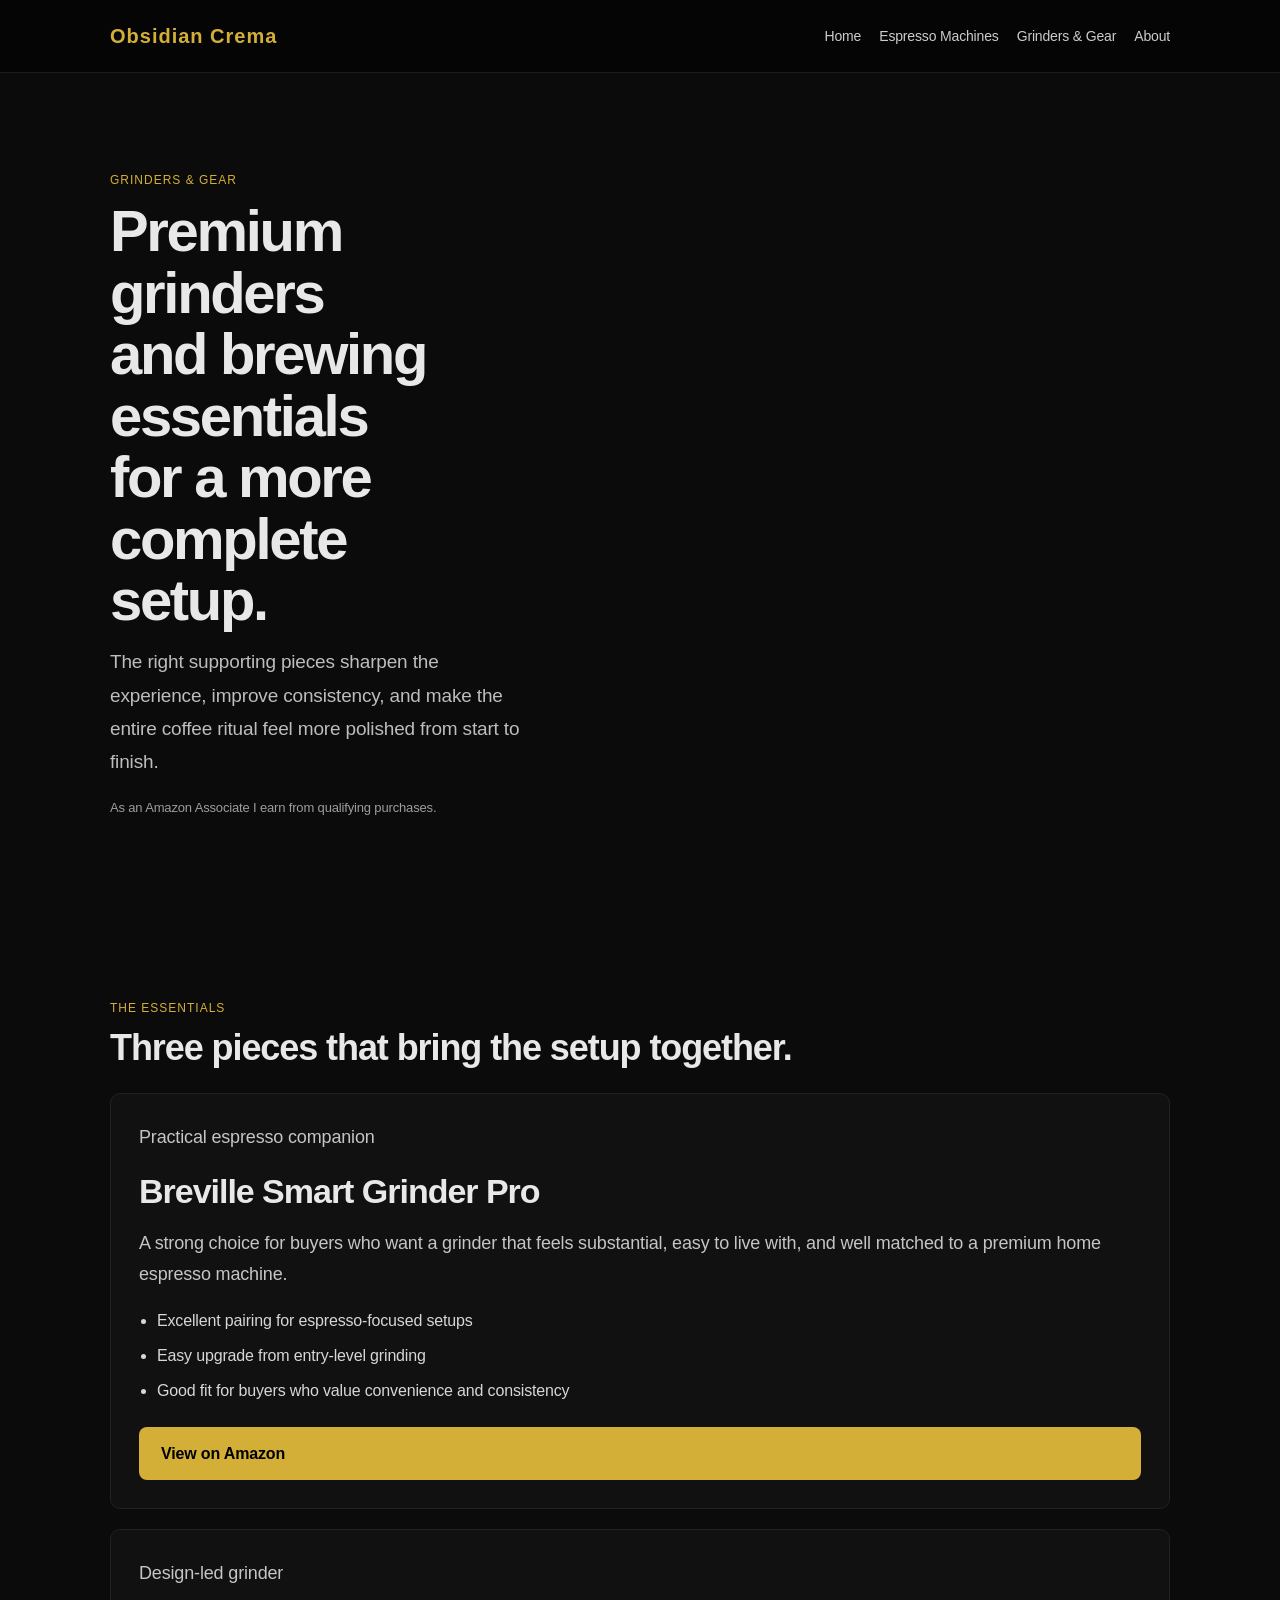
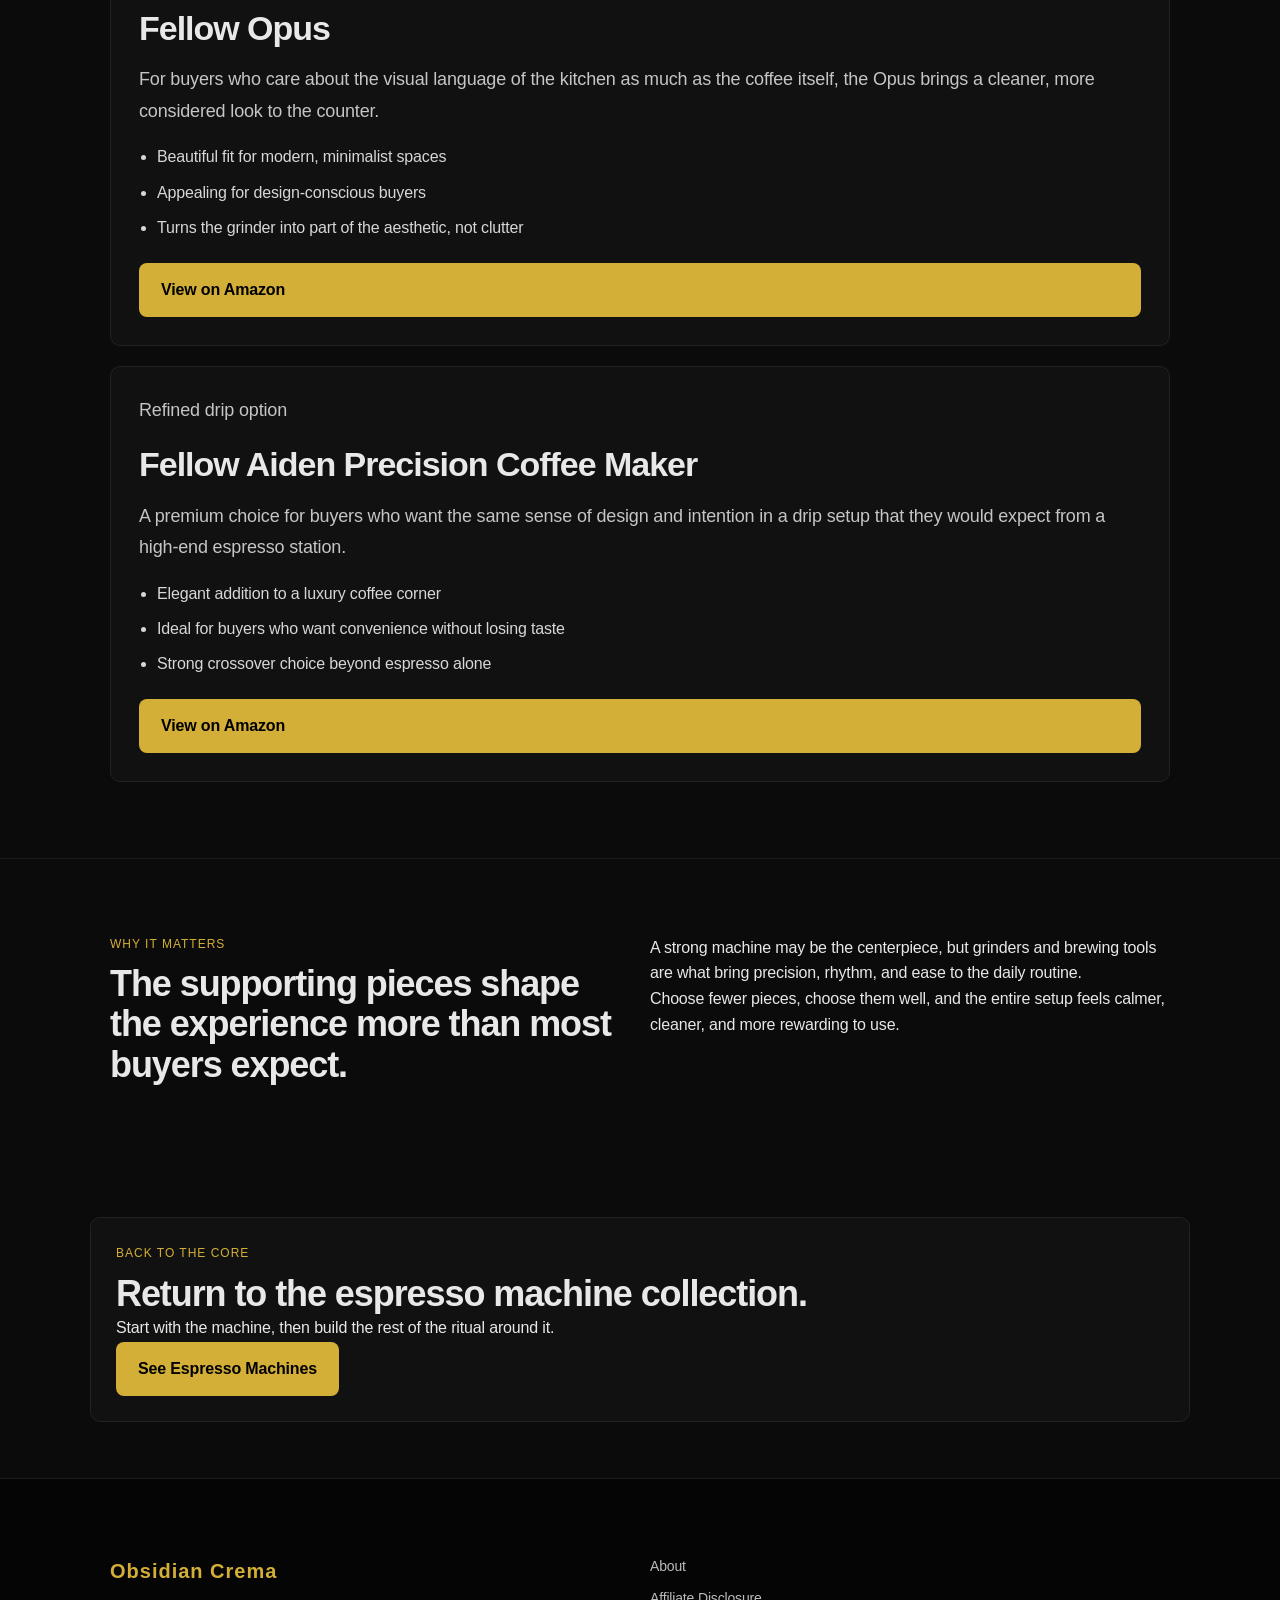
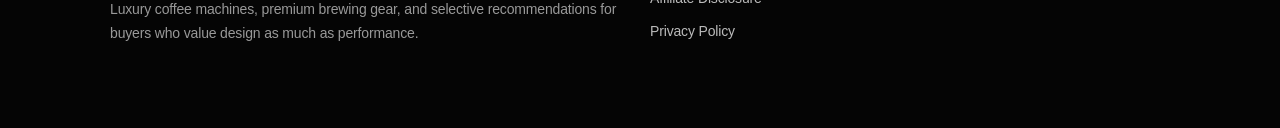
<file: grinders-and-gear.html>
<!DOCTYPE html>
<html lang="en">
<head>
  <meta charset="UTF-8" />
  <meta name="viewport" content="width=device-width, initial-scale=1.0" />
  <title>Premium Coffee Grinders & Luxury Brewing Gear | Obsidian Crema</title>
  <meta
    name="description"
    content="Explore premium coffee grinders and luxury brewing gear selected to complement a refined espresso setup."
  />
  <meta name="theme-color" content="#0b0b0b" />
  <link rel="canonical" href="https://obsidian-crema.pages.dev/grinders-and-gear.html" />
  <link rel="stylesheet" href="styles.css" />
</head>
<body>
  <div class="site-shell">
    <header class="site-header">
      <div class="container">
        <a href="index.html" class="brand-mark">Obsidian Crema</a>

        <button class="nav-toggle" id="navToggle" aria-label="Open menu" aria-expanded="false">
          <span></span>
          <span></span>
          <span></span>
        </button>

        <nav class="site-nav" id="siteNav">
          <a href="index.html">Home</a>
          <a href="espresso-machines.html">Espresso Machines</a>
          <a href="grinders-and-gear.html">Grinders & Gear</a>
          <a href="about.html">About</a>
        </nav>
      </div>
    </header>

    <main>
      <section class="hero hero-compact">
        <div class="container">
          <p class="eyebrow">Grinders & gear</p>
          <h1>Premium grinders and brewing essentials for a more complete setup.</h1>
          <p class="hero-text max-copy">
            The right supporting pieces sharpen the experience, improve consistency, and make the
            entire coffee ritual feel more polished from start to finish.
          </p>
          <p class="mini-disclosure">
            As an Amazon Associate I earn from qualifying purchases.
          </p>
        </div>
      </section>

      <section class="featured-section">
        <div class="container">
          <div class="section-heading">
            <p class="eyebrow">The essentials</p>
            <h2>Three pieces that bring the setup together.</h2>
          </div>

          <div class="product-stack">
            <article class="product-card">
              <div class="product-content">
                <p class="card-kicker">Practical espresso companion</p>
                <h3>Breville Smart Grinder Pro</h3>
                <p>
                  A strong choice for buyers who want a grinder that feels substantial, easy to live
                  with, and well matched to a premium home espresso machine.
                </p>
                <ul class="product-points">
                  <li>Excellent pairing for espresso-focused setups</li>
                  <li>Easy upgrade from entry-level grinding</li>
                  <li>Good fit for buyers who value convenience and consistency</li>
                </ul>
                <a
                  class="btn btn-gold"
                  href="https://amzn.to/47ir8CS"
                  rel="nofollow sponsored"
                  target="_blank"
                >
                  View on Amazon
                </a>
              </div>
            </article>

            <article class="product-card">
              <div class="product-content">
                <p class="card-kicker">Design-led grinder</p>
                <h3>Fellow Opus</h3>
                <p>
                  For buyers who care about the visual language of the kitchen as much as the coffee
                  itself, the Opus brings a cleaner, more considered look to the counter.
                </p>
                <ul class="product-points">
                  <li>Beautiful fit for modern, minimalist spaces</li>
                  <li>Appealing for design-conscious buyers</li>
                  <li>Turns the grinder into part of the aesthetic, not clutter</li>
                </ul>
                <a
                  class="btn btn-gold"
                  href="https://amzn.to/47kVhS3"
                  rel="nofollow sponsored"
                  target="_blank"
                >
                  View on Amazon
                </a>
              </div>
            </article>

            <article class="product-card">
              <div class="product-content">
                <p class="card-kicker">Refined drip option</p>
                <h3>Fellow Aiden Precision Coffee Maker</h3>
                <p>
                  A premium choice for buyers who want the same sense of design and intention in a
                  drip setup that they would expect from a high-end espresso station.
                </p>
                <ul class="product-points">
                  <li>Elegant addition to a luxury coffee corner</li>
                  <li>Ideal for buyers who want convenience without losing taste</li>
                  <li>Strong crossover choice beyond espresso alone</li>
                </ul>
                <a
                  class="btn btn-gold"
                  href="https://amzn.to/4t4xiif"
                  rel="nofollow sponsored"
                  target="_blank"
                >
                  View on Amazon
                </a>
              </div>
            </article>
          </div>
        </div>
      </section>

      <section class="editorial-section">
        <div class="container editorial-grid">
          <div>
            <p class="eyebrow">Why it matters</p>
            <h2>The supporting pieces shape the experience more than most buyers expect.</h2>
          </div>
          <div>
            <p>
              A strong machine may be the centerpiece, but grinders and brewing tools are what bring
              precision, rhythm, and ease to the daily routine.
            </p>
            <p>
              Choose fewer pieces, choose them well, and the entire setup feels calmer, cleaner,
              and more rewarding to use.
            </p>
          </div>
        </div>
      </section>

      <section class="cta-section">
        <div class="container cta-box">
          <p class="eyebrow">Back to the core</p>
          <h2>Return to the espresso machine collection.</h2>
          <p>
            Start with the machine, then build the rest of the ritual around it.
          </p>
          <a href="espresso-machines.html" class="btn btn-gold">See Espresso Machines</a>
        </div>
      </section>
    </main>

    <footer class="site-footer">
      <div class="container footer-grid">
        <div>
          <a href="index.html" class="brand-mark footer-brand">Obsidian Crema</a>
          <p class="footer-copy">
            Luxury coffee machines, premium brewing gear, and selective recommendations for buyers
            who value design as much as performance.
          </p>
        </div>

        <div class="footer-links">
          <a href="about.html">About</a>
          <a href="affiliate-disclosure.html">Affiliate Disclosure</a>
          <a href="privacy.html">Privacy Policy</a>
        </div>
      </div>
    </footer>
  </div>

  <script src="script.js"></script>
</body>
</html>
</file>
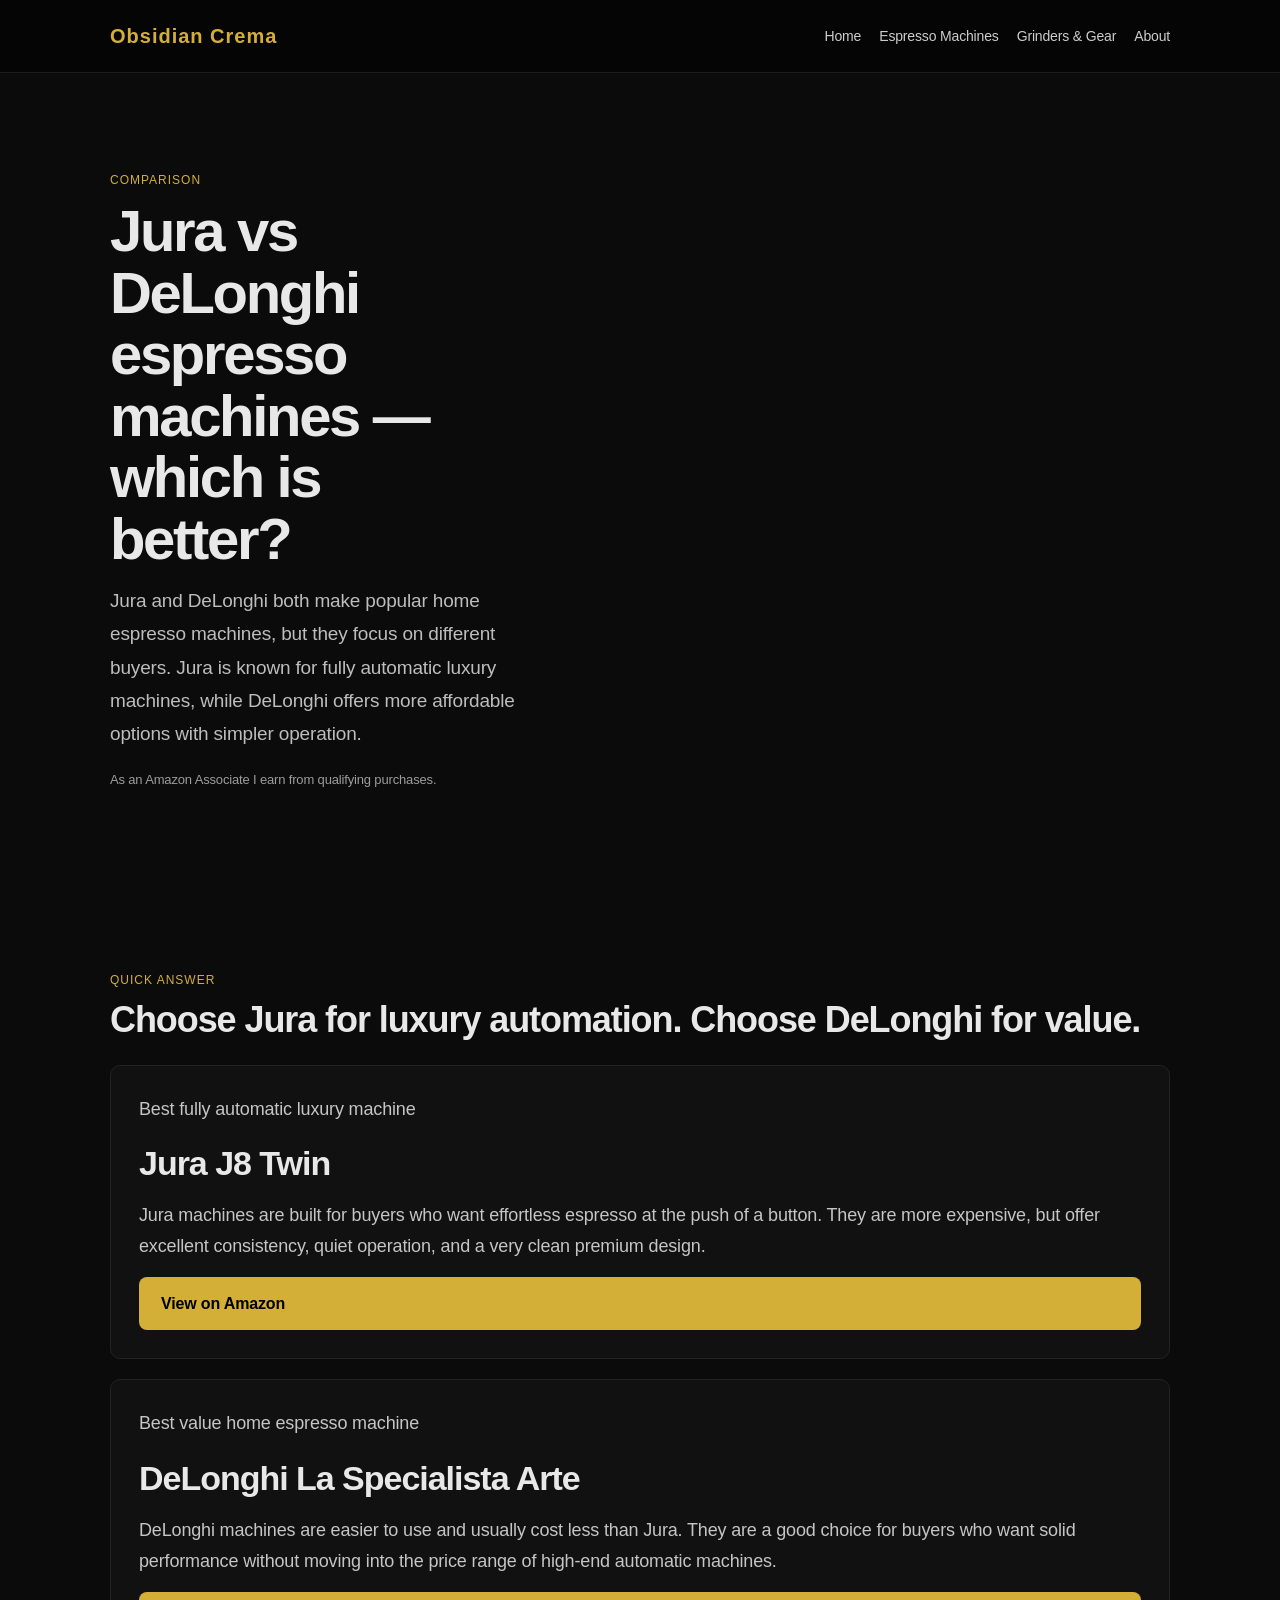
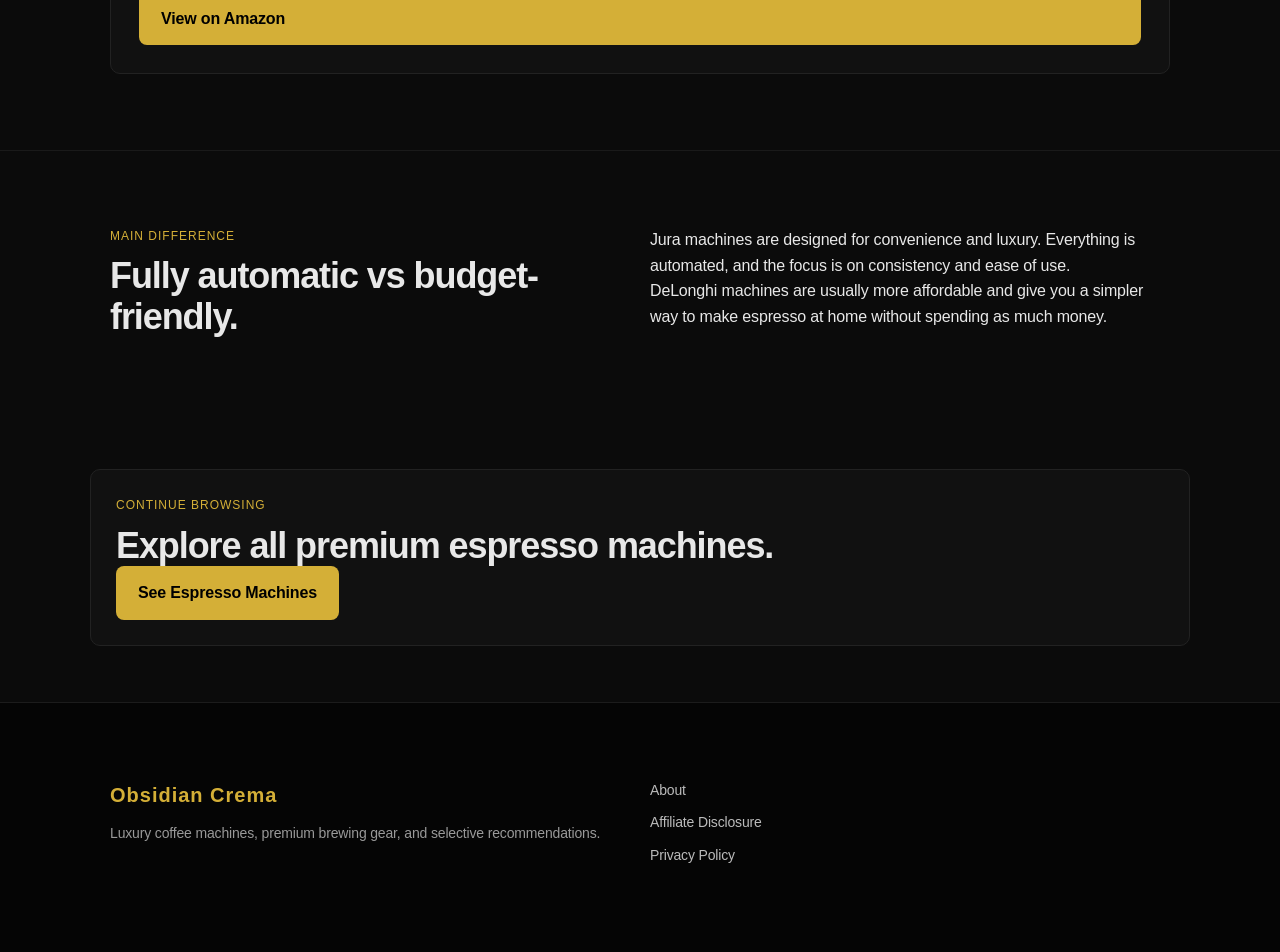
<file: jura-vs-delonghi.html>
<!DOCTYPE html>
<html lang="en">
<head>
  <meta charset="UTF-8" />
  <meta name="viewport" content="width=device-width, initial-scale=1.0" />

  <title>Jura vs DeLonghi Espresso Machines | Which Is Better?</title>

  <meta
    name="description"
    content="Jura vs DeLonghi espresso machines compared. Differences in automation, build quality, price, and which brand makes more sense for a premium home coffee setup."
  />

  <meta name="theme-color" content="#0b0b0b" />

  <link rel="canonical" href="https://obsidian-crema.pages.dev/jura-vs-delonghi.html" />

  <link rel="stylesheet" href="styles.css" />
</head>

<body>

<div class="site-shell">

<header class="site-header">
  <div class="container">

    <a href="index.html" class="brand-mark">
      Obsidian Crema
    </a>

    <button
      class="nav-toggle"
      id="navToggle"
      aria-label="Open menu"
      aria-expanded="false"
    >
      <span></span>
      <span></span>
      <span></span>
    </button>

    <nav class="site-nav" id="siteNav">
      <a href="index.html">Home</a>
      <a href="espresso-machines.html">Espresso Machines</a>
      <a href="grinders-and-gear.html">Grinders & Gear</a>
      <a href="about.html">About</a>
    </nav>

  </div>
</header>



<main>

<section class="hero hero-compact">
  <div class="container">

    <p class="eyebrow">
      Comparison
    </p>

    <h1>
      Jura vs DeLonghi espresso machines — which is better?
    </h1>

    <p class="hero-text max-copy">
      Jura and DeLonghi both make popular home espresso machines, but they focus on different
      buyers. Jura is known for fully automatic luxury machines, while DeLonghi offers more
      affordable options with simpler operation.
    </p>

    <p class="mini-disclosure">
      As an Amazon Associate I earn from qualifying purchases.
    </p>

  </div>
</section>



<section class="featured-section">
  <div class="container">

    <div class="section-heading">
      <p class="eyebrow">Quick answer</p>
      <h2>Choose Jura for luxury automation. Choose DeLonghi for value.</h2>
    </div>

    <div class="product-stack">

      <article class="product-card">

        <div class="product-content">

          <p class="card-kicker">
            Best fully automatic luxury machine
          </p>

          <h3>
            Jura J8 Twin
          </h3>

          <p>
            Jura machines are built for buyers who want effortless espresso at the push of a
            button. They are more expensive, but offer excellent consistency, quiet operation,
            and a very clean premium design.
          </p>

          <a
            class="btn btn-gold"
            href="https://amzn.to/4sXMVIm"
            target="_blank"
            rel="nofollow sponsored"
          >
            View on Amazon
          </a>

        </div>

      </article>



      <article class="product-card">

        <div class="product-content">

          <p class="card-kicker">
            Best value home espresso machine
          </p>

          <h3>
            DeLonghi La Specialista Arte
          </h3>

          <p>
            DeLonghi machines are easier to use and usually cost less than Jura. They are a good
            choice for buyers who want solid performance without moving into the price range of
            high-end automatic machines.
          </p>

          <a
            class="btn btn-gold"
            href="https://amzn.to/3NZIjmd"
            target="_blank"
            rel="nofollow sponsored"
          >
            View on Amazon
          </a>

        </div>

      </article>

    </div>

  </div>
</section>



<section class="editorial-section">
  <div class="container editorial-grid">

    <div>

      <p class="eyebrow">
        Main difference
      </p>

      <h2>
        Fully automatic vs budget-friendly.
      </h2>

    </div>

    <div>

      <p>
        Jura machines are designed for convenience and luxury. Everything is automated,
        and the focus is on consistency and ease of use.
      </p>

      <p>
        DeLonghi machines are usually more affordable and give you a simpler way to make
        espresso at home without spending as much money.
      </p>

    </div>

  </div>
</section>



<section class="cta-section">
  <div class="container cta-box">

    <p class="eyebrow">
      Continue browsing
    </p>

    <h2>
      Explore all premium espresso machines.
    </h2>

    <a
      href="espresso-machines.html"
      class="btn btn-gold"
    >
      See Espresso Machines
    </a>

  </div>
</section>


</main>



<footer class="site-footer">

  <div class="container footer-grid">

    <div>

      <a href="index.html" class="brand-mark footer-brand">
        Obsidian Crema
      </a>

      <p class="footer-copy">
        Luxury coffee machines, premium brewing gear, and selective recommendations.
      </p>

    </div>

    <div class="footer-links">

      <a href="about.html">About</a>
      <a href="affiliate-disclosure.html">Affiliate Disclosure</a>
      <a href="privacy.html">Privacy Policy</a>

    </div>

  </div>

</footer>

</div>

<script src="script.js"></script>

</body>
</html>
</file>
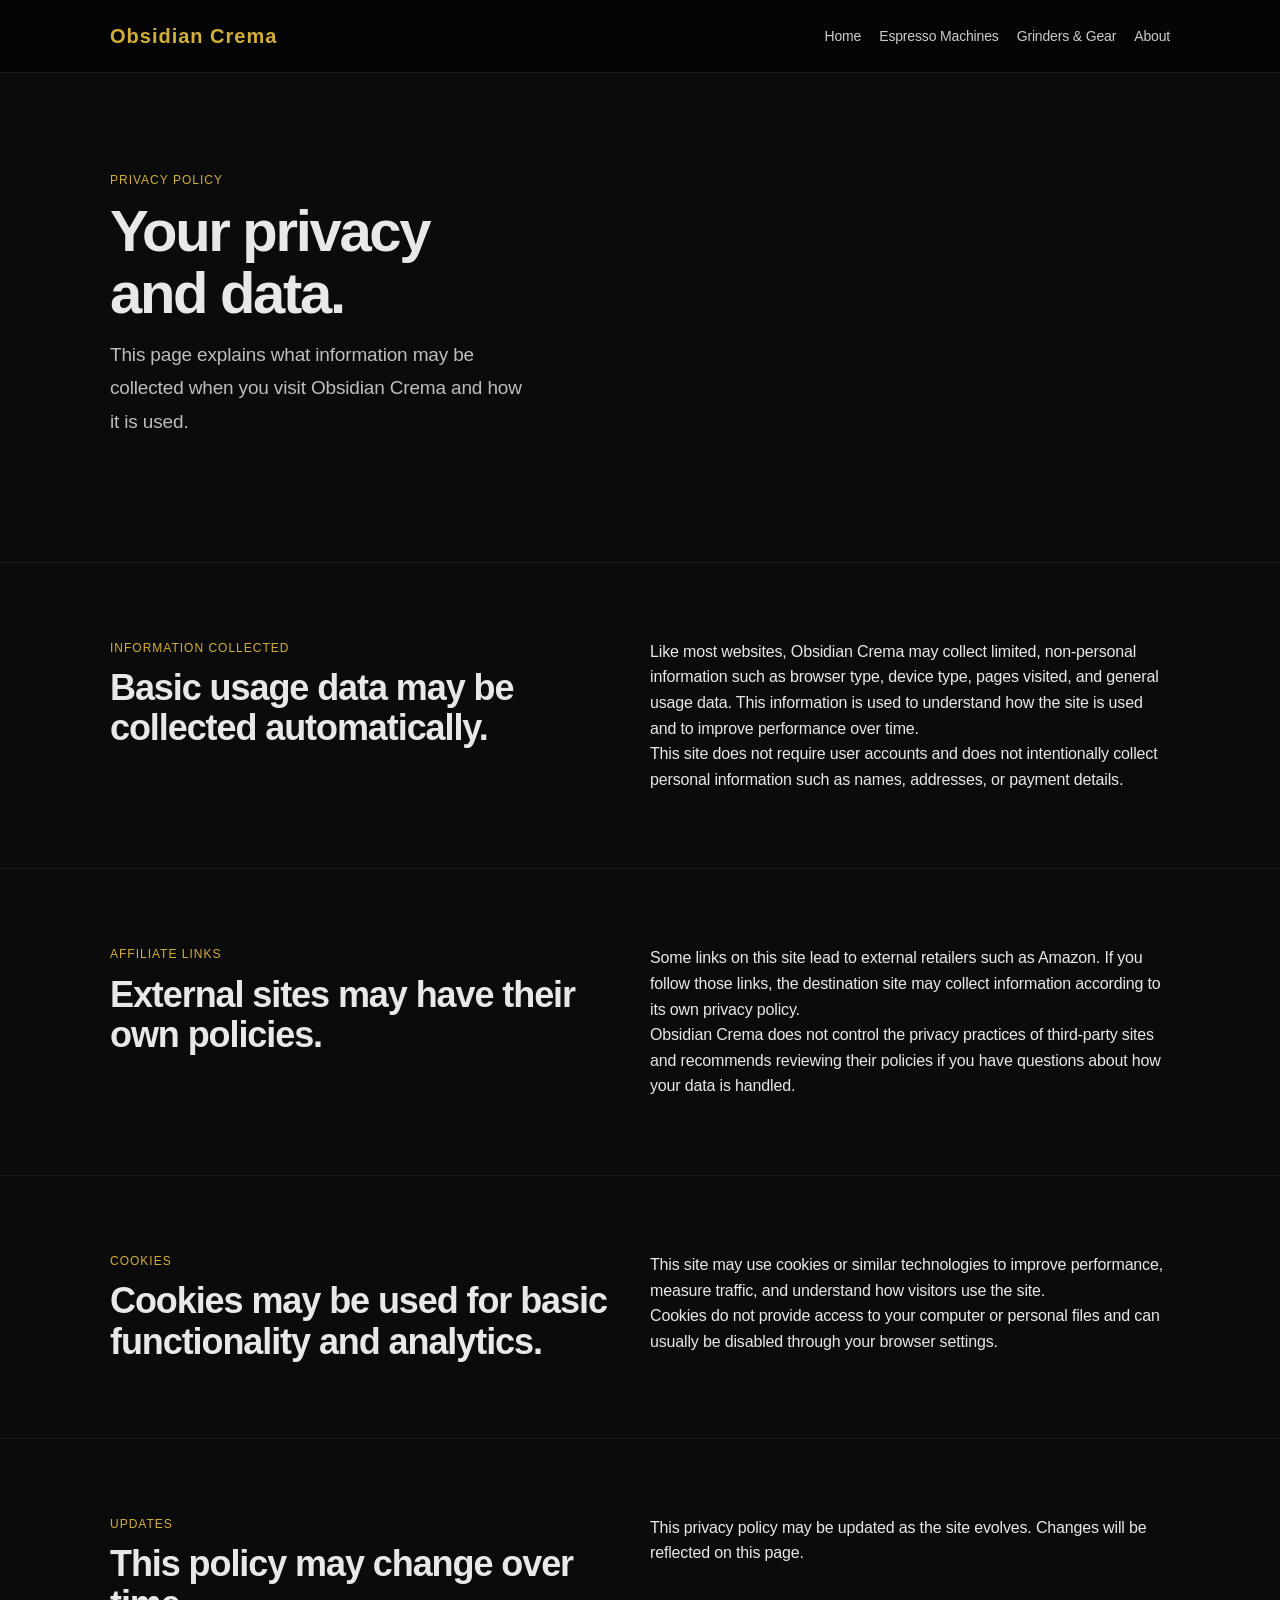
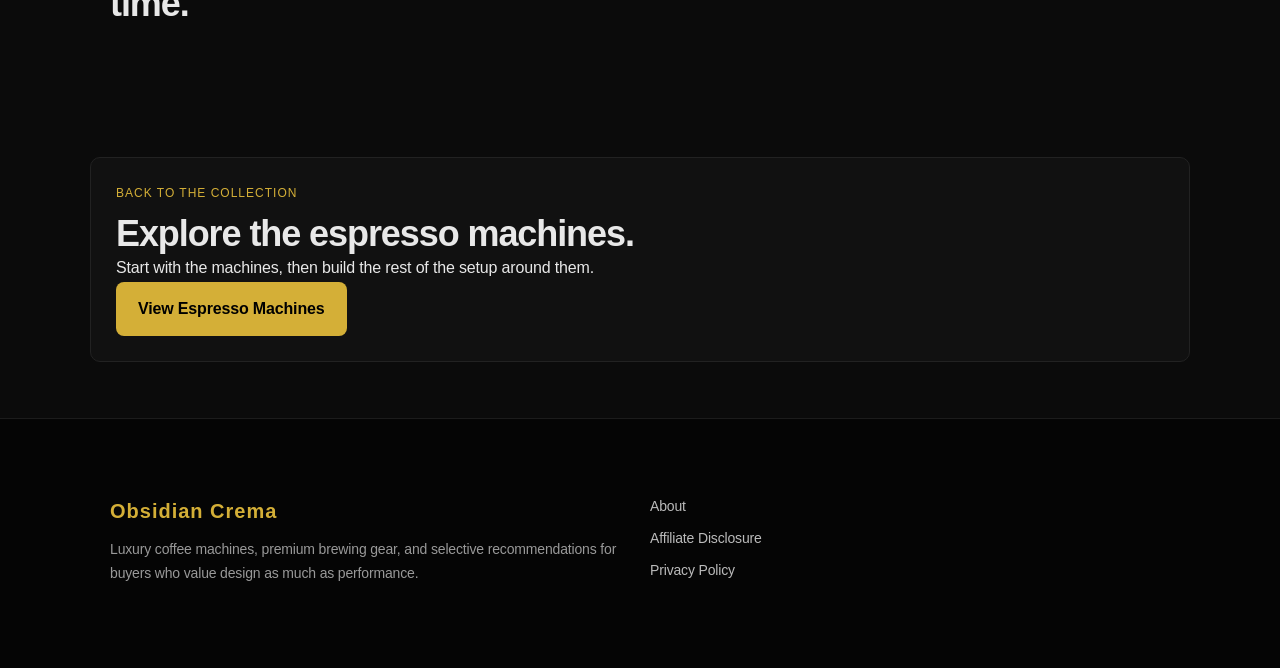
<file: privacy.html>
<!DOCTYPE html>
<html lang="en">
<head>
  <meta charset="UTF-8" />
  <meta name="viewport" content="width=device-width, initial-scale=1.0" />
  <title>Privacy Policy | Obsidian Crema</title>
  <meta
    name="description"
    content="Privacy policy for Obsidian Crema."
  />
  <meta name="theme-color" content="#0b0b0b" />
  <link rel="canonical" href="https://obsidian-crema.pages.dev/privacy.html" />
  <link rel="stylesheet" href="styles.css" />
</head>
<body>
  <div class="site-shell">
    <header class="site-header">
      <div class="container">
        <a href="index.html" class="brand-mark">Obsidian Crema</a>

        <button class="nav-toggle" id="navToggle" aria-label="Open menu" aria-expanded="false">
          <span></span>
          <span></span>
          <span></span>
        </button>

        <nav class="site-nav" id="siteNav">
          <a href="index.html">Home</a>
          <a href="espresso-machines.html">Espresso Machines</a>
          <a href="grinders-and-gear.html">Grinders & Gear</a>
          <a href="about.html">About</a>
        </nav>
      </div>
    </header>

    <main>
      <section class="hero hero-compact">
        <div class="container">
          <p class="eyebrow">Privacy policy</p>
          <h1>Your privacy and data.</h1>
          <p class="hero-text max-copy">
            This page explains what information may be collected when you visit Obsidian Crema and how it is used.
          </p>
        </div>
      </section>

      <section class="editorial-section">
        <div class="container editorial-grid">
          <div>
            <p class="eyebrow">Information collected</p>
            <h2>Basic usage data may be collected automatically.</h2>
          </div>
          <div>
            <p>
              Like most websites, Obsidian Crema may collect limited, non-personal information such as
              browser type, device type, pages visited, and general usage data. This information is used
              to understand how the site is used and to improve performance over time.
            </p>
            <p>
              This site does not require user accounts and does not intentionally collect personal
              information such as names, addresses, or payment details.
            </p>
          </div>
        </div>
      </section>

      <section class="editorial-section">
        <div class="container editorial-grid">
          <div>
            <p class="eyebrow">Affiliate links</p>
            <h2>External sites may have their own policies.</h2>
          </div>
          <div>
            <p>
              Some links on this site lead to external retailers such as Amazon. If you follow those
              links, the destination site may collect information according to its own privacy policy.
            </p>
            <p>
              Obsidian Crema does not control the privacy practices of third-party sites and recommends
              reviewing their policies if you have questions about how your data is handled.
            </p>
          </div>
        </div>
      </section>

      <section class="editorial-section">
        <div class="container editorial-grid">
          <div>
            <p class="eyebrow">Cookies</p>
            <h2>Cookies may be used for basic functionality and analytics.</h2>
          </div>
          <div>
            <p>
              This site may use cookies or similar technologies to improve performance, measure traffic,
              and understand how visitors use the site.
            </p>
            <p>
              Cookies do not provide access to your computer or personal files and can usually be
              disabled through your browser settings.
            </p>
          </div>
        </div>
      </section>

      <section class="editorial-section">
        <div class="container editorial-grid">
          <div>
            <p class="eyebrow">Updates</p>
            <h2>This policy may change over time.</h2>
          </div>
          <div>
            <p>
              This privacy policy may be updated as the site evolves. Changes will be reflected on
              this page.
            </p>
          </div>
        </div>
      </section>

      <section class="cta-section">
        <div class="container cta-box">
          <p class="eyebrow">Back to the collection</p>
          <h2>Explore the espresso machines.</h2>
          <p>
            Start with the machines, then build the rest of the setup around them.
          </p>
          <a href="espresso-machines.html" class="btn btn-gold">View Espresso Machines</a>
        </div>
      </section>
    </main>

    <footer class="site-footer">
      <div class="container footer-grid">
        <div>
          <a href="index.html" class="brand-mark footer-brand">Obsidian Crema</a>
          <p class="footer-copy">
            Luxury coffee machines, premium brewing gear, and selective recommendations for buyers
            who value design as much as performance.
          </p>
        </div>

        <div class="footer-links">
          <a href="about.html">About</a>
          <a href="affiliate-disclosure.html">Affiliate Disclosure</a>
          <a href="privacy.html">Privacy Policy</a>
        </div>
      </div>
    </footer>
  </div>

  <script src="script.js"></script>
</body>
</html>
</file>
<file: styles.css>
/* =========================
   RESET
========================= */

* {
  box-sizing: border-box;
  margin: 0;
  padding: 0;
}

html, body {
  background: #0b0b0b;
  color: #e8e8e8;
  font-family: -apple-system, BlinkMacSystemFont, "Segoe UI", Roboto, Arial, sans-serif;
  line-height: 1.6;
}

/* =========================
   CONTAINER
========================= */

.container {
  max-width: 1100px;
  margin: 0 auto;
  padding: 20px;
}

/* =========================
   HEADER
========================= */

.site-header {
  background: #050505;
  border-bottom: 1px solid #1c1c1c;
}

.site-header .container {
  display: flex;
  align-items: center;
  justify-content: space-between;
}

.brand-mark {
  font-size: 20px;
  font-weight: 600;
  letter-spacing: 1px;
  color: #d4af37;
  text-decoration: none;
}

.site-nav a {
  color: #ccc;
  text-decoration: none;
  margin-left: 18px;
  font-size: 14px;
}

.site-nav a:hover {
  color: #d4af37;
}

/* =========================
   HERO
========================= */

.hero {
  padding: 60px 0;
}

.hero-grid {
  display: grid;
  gap: 30px;
}

.hero h1 {
  font-size: 32px;
  margin-bottom: 15px;
}

.hero-text {
  color: #bdbdbd;
  margin-bottom: 20px;
}

.eyebrow {
  color: #d4af37;
  font-size: 12px;
  letter-spacing: 1px;
  text-transform: uppercase;
  margin-bottom: 10px;
}

/* =========================
   BUTTONS
========================= */

.btn {
  display: inline-block;
  padding: 10px 16px;
  text-decoration: none;
  font-size: 14px;
  border-radius: 4px;
  margin-right: 10px;
}

.btn-gold {
  background: #d4af37;
  color: #000;
}

.btn-dark {
  background: #1a1a1a;
  color: #fff;
  border: 1px solid #333;
}

.btn:hover {
  opacity: 0.85;
}

/* =========================
   PANEL
========================= */

.panel-card {
  background: #111;
  border: 1px solid #222;
  padding: 20px;
  border-radius: 6px;
}

.panel-card h2 {
  margin-bottom: 10px;
}

.panel-points {
  margin-top: 10px;
  padding-left: 16px;
}

/* =========================
   SECTION
========================= */

.featured-section {
  padding: 40px 0;
}

.section-heading h2 {
  margin-top: 5px;
}

.card-grid {
  display: grid;
  gap: 20px;
  margin-top: 20px;
}

.feature-card {
  background: #111;
  border: 1px solid #222;
  padding: 20px;
  border-radius: 6px;
}

.card-kicker {
  color: #d4af37;
  font-size: 12px;
  margin-bottom: 6px;
}

.text-link {
  color: #d4af37;
  text-decoration: none;
  font-size: 14px;
}

/* =========================
   EDITORIAL
========================= */

.editorial-section {
  padding: 40px 0;
  border-top: 1px solid #1a1a1a;
}

.editorial-grid {
  display: grid;
  gap: 20px;
}

/* =========================
   CTA
========================= */

.cta-section {
  padding: 40px 0;
}

.cta-box {
  background: #111;
  border: 1px solid #222;
  padding: 25px;
  border-radius: 6px;
}

/* =========================
   FOOTER
========================= */

.site-footer {
  border-top: 1px solid #1c1c1c;
  background: #050505;
  padding: 30px 0;
}

.footer-grid {
  display: grid;
  gap: 20px;
}

.footer-links a {
  display: block;
  color: #bbb;
  text-decoration: none;
  font-size: 14px;
  margin-bottom: 6px;
}

.footer-links a:hover {
  color: #d4af37;
}

.footer-copy {
  color: #999;
  font-size: 14px;
  margin-top: 10px;
}

/* =========================
   MOBILE
========================= */

@media (min-width: 700px) {

  .hero-grid {
    grid-template-columns: 1fr 1fr;
  }

  .card-grid {
    grid-template-columns: 1fr 1fr 1fr;
  }

  .editorial-grid {
    grid-template-columns: 1fr 1fr;
  }

  .footer-grid {
    grid-template-columns: 1fr 1fr;
  }

}

/* =========================
   NAV TOGGLE
========================= */

.nav-toggle {
  display: inline-flex;
  flex-direction: column;
  justify-content: center;
  gap: 4px;
  background: transparent;
  border: 1px solid #2a2a2a;
  padding: 10px;
  border-radius: 6px;
  cursor: pointer;
}

.nav-toggle span {
  display: block;
  width: 18px;
  height: 2px;
  background: #d4af37;
}

.site-nav {
  display: none;
}

.site-nav.nav-open {
  display: flex;
  flex-direction: column;
  gap: 12px;
  position: absolute;
  top: 72px;
  right: 20px;
  background: #111;
  border: 1px solid #222;
  padding: 16px;
  border-radius: 8px;
  min-width: 220px;
  z-index: 20;
}

.site-header {
  position: sticky;
  top: 0;
  z-index: 30;
}

.site-header .container {
  position: relative;
  min-height: 72px;
}

/* =========================
   PAGE HELPERS
========================= */

.hero-compact {
  padding: 48px 0 28px;
}

.max-copy {
  max-width: 760px;
}

.mini-disclosure {
  margin-top: 18px;
  font-size: 13px;
  color: #9d9d9d;
}

/* =========================
   PRODUCT STACK
========================= */

.product-stack {
  display: grid;
  gap: 20px;
  margin-top: 24px;
}

.product-card {
  background: #111;
  border: 1px solid #222;
  border-radius: 8px;
  padding: 24px;
}

.product-card h3 {
  font-size: 26px;
  margin-bottom: 12px;
}

.product-card p {
  color: #c7c7c7;
}

.product-content {
  display: grid;
  gap: 14px;
}

.product-points {
  padding-left: 18px;
  color: #d7d7d7;
}

.product-points li {
  margin-bottom: 8px;
}

/* =========================
   DESKTOP NAV
========================= */

@media (min-width: 700px) {
  .nav-toggle {
    display: none;
  }

  .site-nav {
    display: flex;
    align-items: center;
    position: static;
    background: transparent;
    border: 0;
    padding: 0;
    min-width: auto;
  }

  .site-nav.nav-open {
    display: flex;
    flex-direction: row;
    gap: 0;
    position: static;
    background: transparent;
    border: 0;
    padding: 0;
    min-width: auto;
  }
}

/* =========================
   HOMEPAGE POLISH
========================= */

body {
  letter-spacing: -0.01em;
}

.hero {
  padding: 44px 0 56px;
}

.hero-copy {
  display: grid;
  gap: 18px;
}

.hero h1 {
  font-size: 58px;
  line-height: 1.06;
  letter-spacing: -0.04em;
  max-width: 10ch;
}

.hero-text {
  max-width: 22em;
  font-size: 19px;
  line-height: 1.75;
  color: #bdbdbd;
}

.hero-actions {
  display: flex;
  flex-direction: column;
  gap: 12px;
  align-items: flex-start;
}

.btn {
  border-radius: 8px;
  padding: 14px 22px;
  font-size: 16px;
  margin-right: 0;
}

.btn-gold {
  font-weight: 600;
}

.panel-card-large {
  padding: 30px;
  border-radius: 10px;
}

.panel-label {
  color: #d4af37;
  font-size: 12px;
  letter-spacing: 1px;
  text-transform: uppercase;
  margin-bottom: 10px;
}

.panel-card p,
.feature-card p,
.cta-box p,
.footer-copy {
  line-height: 1.75;
}

.section-heading h2,
.editorial-section h2,
.cta-box h2 {
  font-size: 36px;
  line-height: 1.12;
  letter-spacing: -0.03em;
}

.featured-section,
.editorial-section,
.cta-section {
  padding: 56px 0;
}

.feature-card,
.product-card,
.cta-box {
  border-radius: 10px;
}

.feature-card h3 {
  font-size: 30px;
  line-height: 1.15;
  margin-bottom: 10px;
}

.feature-card p {
  color: #c2c2c2;
}

.text-link {
  display: inline-block;
  margin-top: 6px;
  font-size: 15px;
}

.site-footer {
  padding: 56px 0;
}

.footer-links a {
  margin-bottom: 10px;
}

/* =========================
   RESPONSIVE REFINEMENTS
========================= */

@media (max-width: 699px) {
  .hero h1 {
    font-size: 34px;
    max-width: none;
  }

  .hero-text {
    font-size: 17px;
    max-width: none;
  }

  .section-heading h2,
  .editorial-section h2,
  .cta-box h2 {
    font-size: 32px;
  }

  .feature-card h3,
  .product-card h3 {
    font-size: 24px;
  }

  .btn {
    width: 100%;
    text-align: center;
  }
}

@media (min-width: 700px) {
  .hero {
    padding: 78px 0 84px;
  }

  .hero-actions {
    flex-direction: row;
    flex-wrap: wrap;
  }

  .panel-card-large {
    min-height: 100%;
  }
}

/* =========================
   PRODUCT PAGE POLISH
========================= */

.product-card {
  padding: 28px;
}

.product-card h3 {
  font-size: 34px;
  line-height: 1.08;
  letter-spacing: -0.03em;
  margin-bottom: 4px;
}

.product-card p {
  font-size: 18px;
  line-height: 1.75;
  color: #c5c5c5;
}

.product-points {
  margin-top: 2px;
}

.product-points li {
  line-height: 1.7;
}

@media (max-width: 699px) {
  .product-card {
    padding: 24px;
  }

  .product-card h3 {
    font-size: 28px;
  }

  .product-card p {
    font-size: 17px;
  }
}
</file>
